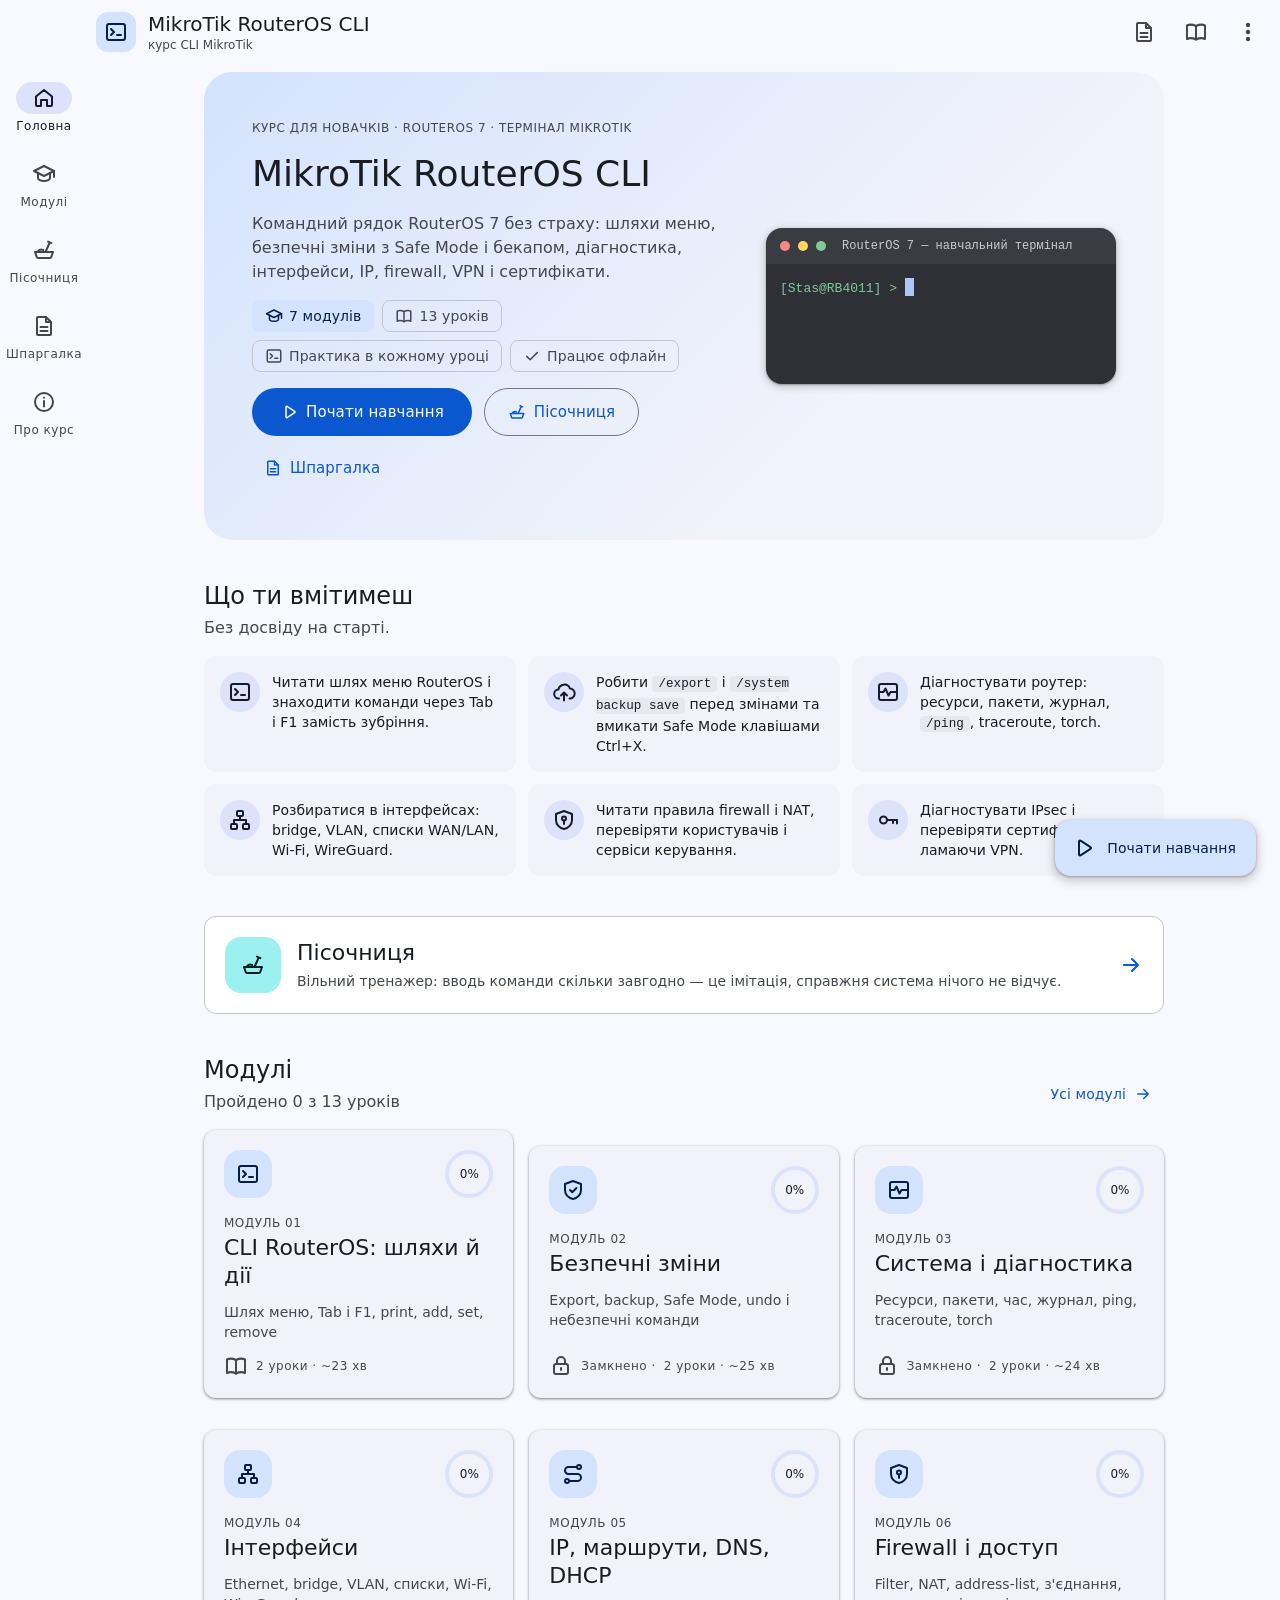
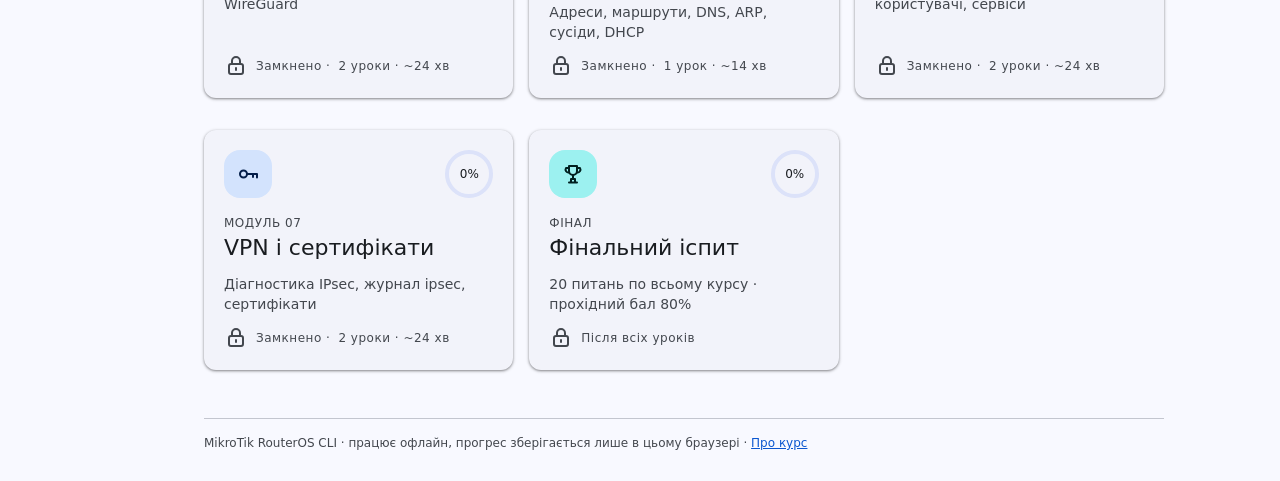
<file: index.html>
<!DOCTYPE html>
<html lang="uk">
<head>
  <meta charset="UTF-8">
  <meta name="viewport" content="width=device-width, initial-scale=1">
  <meta name="color-scheme" content="light dark">
  <meta name="theme-color" content="#F8F9FF" media="(prefers-color-scheme: light)">
  <meta name="theme-color" content="#111318" media="(prefers-color-scheme: dark)">
  <meta name="description" content="Командний рядок RouterOS 7 без страху: шляхи меню, безпечні зміни з Safe Mode і бекапом, діагностика, інтерфейси, IP, firewall, VPN і сертифікати.">
  <title>MikroTik RouterOS CLI</title>
  <link rel="icon" href="data:image/svg+xml,%3Csvg xmlns='http://www.w3.org/2000/svg' viewBox='0 0 24 24'%3E%3Crect width='24' height='24' rx='6' fill='%230B57D0'/%3E%3Cpath d='M6 8l4 4-4 4M12 16h6' stroke='%23FFFFFF' stroke-width='2' fill='none' stroke-linecap='round' stroke-linejoin='round'/%3E%3C/svg%3E">
  <link rel="stylesheet" href="engine/md3.css">
  <link rel="stylesheet" href="engine/course.css">
</head>
<body>
  <a class="skip-link" href="#main">Перейти до вмісту</a>

  <header class="top-app-bar" id="top-app-bar">
    <a class="brand" href="#/" aria-label="MikroTik RouterOS CLI — на головну">
      <span class="brand-mark" data-icon="terminal"></span>
      <span class="brand-text">
        <span class="brand-title">MikroTik RouterOS CLI</span>
        <span class="brand-sub">курс CLI MikroTik</span>
      </span>
    </a>
    <a class="icon-btn" href="#/cheatsheet" aria-label="Шпаргалка" title="Шпаргалка" data-icon="description"></a>
    <a class="icon-btn" href="#/glossary" aria-label="Словник" title="Словник" data-icon="book"></a>
    <button class="icon-btn" type="button" id="menu-button" aria-label="Налаштування" title="Налаштування" aria-haspopup="menu" aria-expanded="false" aria-controls="app-menu" data-icon="more_vert"></button>
  </header>

  <nav class="app-nav" aria-label="Основна навігація">
    <a href="#/" data-nav="home"><span class="nav-indicator" data-icon="home"></span><span>Головна</span></a>
    <a href="#/modules" data-nav="modules"><span class="nav-indicator" data-icon="school"></span><span>Модулі</span></a>
    <a href="#/sandbox" data-nav="sandbox"><span class="nav-indicator" data-icon="sandbox"></span><span>Пісочниця</span></a>
    <a href="#/cheatsheet" data-nav="cheatsheet"><span class="nav-indicator" data-icon="description"></span><span>Шпаргалка</span></a>
    <a href="#/about" data-nav="about"><span class="nav-indicator" data-icon="info"></span><span>Про курс</span></a>
  </nav>

  <main id="main" tabindex="-1">
    <div class="page"><p class="muted">Завантаження курсу…</p></div>
    <noscript><p>Для роботи курсу потрібен увімкнений JavaScript.</p></noscript>
  </main>

  <footer class="site-footer">
    <div>MikroTik RouterOS CLI · працює офлайн, прогрес зберігається лише в цьому браузері · <a href="#/about">Про курс</a></div>
  </footer>

  <div class="menu" id="app-menu" role="menu" aria-label="Налаштування" hidden>
    <button class="menu-item" type="button" role="menuitemcheckbox" id="unlock-toggle" aria-checked="false">
      <span data-icon="lock_open"></span>
      <span class="mi-text">Відкрити всі уроки<span class="mi-sub">Для тих, хто вже має досвід</span></span>
      <span class="switch" aria-hidden="true"><span class="track"></span><span class="thumb"></span></span>
    </button>
    <div class="menu-divider" role="separator"></div>
    <button class="menu-item" type="button" role="menuitem" id="reset-open">
      <span data-icon="restart"></span>
      <span class="mi-text">Скинути прогрес</span>
    </button>
    <a class="menu-item" role="menuitem" href="#/glossary">
      <span data-icon="book"></span>
      <span class="mi-text">Словник</span>
    </a>
    <a class="menu-item" role="menuitem" href="#/about">
      <span data-icon="info"></span>
      <span class="mi-text">Про курс і правила безпеки</span>
    </a>
  </div>

  <dialog class="md-dialog" id="reset-dialog" aria-labelledby="reset-title" aria-describedby="reset-desc">
    <div class="dlg-icon" data-icon="restart"></div>
    <h2 class="headline-small" id="reset-title">Скинути прогрес?</h2>
    <p id="reset-desc">Усі пройдені кроки, результати quiz та іспиту буде видалено з цього браузера. Цю дію не можна скасувати.</p>
    <div class="actions">
      <button class="btn btn-text" type="button" value="cancel" id="reset-cancel">Скасувати</button>
      <button class="btn btn-danger" type="button" id="reset-confirm">Скинути</button>
    </div>
  </dialog>

  <div class="snackbar" id="snackbar" role="status" aria-live="polite"></div>

  <script src="engine/icons.js"></script>
  <script src="course-config.js"></script>
  <!-- lessons: one <script src="lessons/mNN.js"></script> per module, then exam.js and cheatsheet.js -->
  <script src="lessons/m01.js"></script>
  <script src="lessons/m02.js"></script>
  <script src="lessons/m03.js"></script>
  <script src="lessons/m04.js"></script>
  <script src="lessons/m05.js"></script>
  <script src="lessons/m06.js"></script>
  <script src="lessons/m07.js"></script>
  <script src="lessons/exam.js"></script>
  <script src="lessons/cheatsheet.js"></script>
  <script src="engine/app.js"></script>
</body>
</html>
</file>
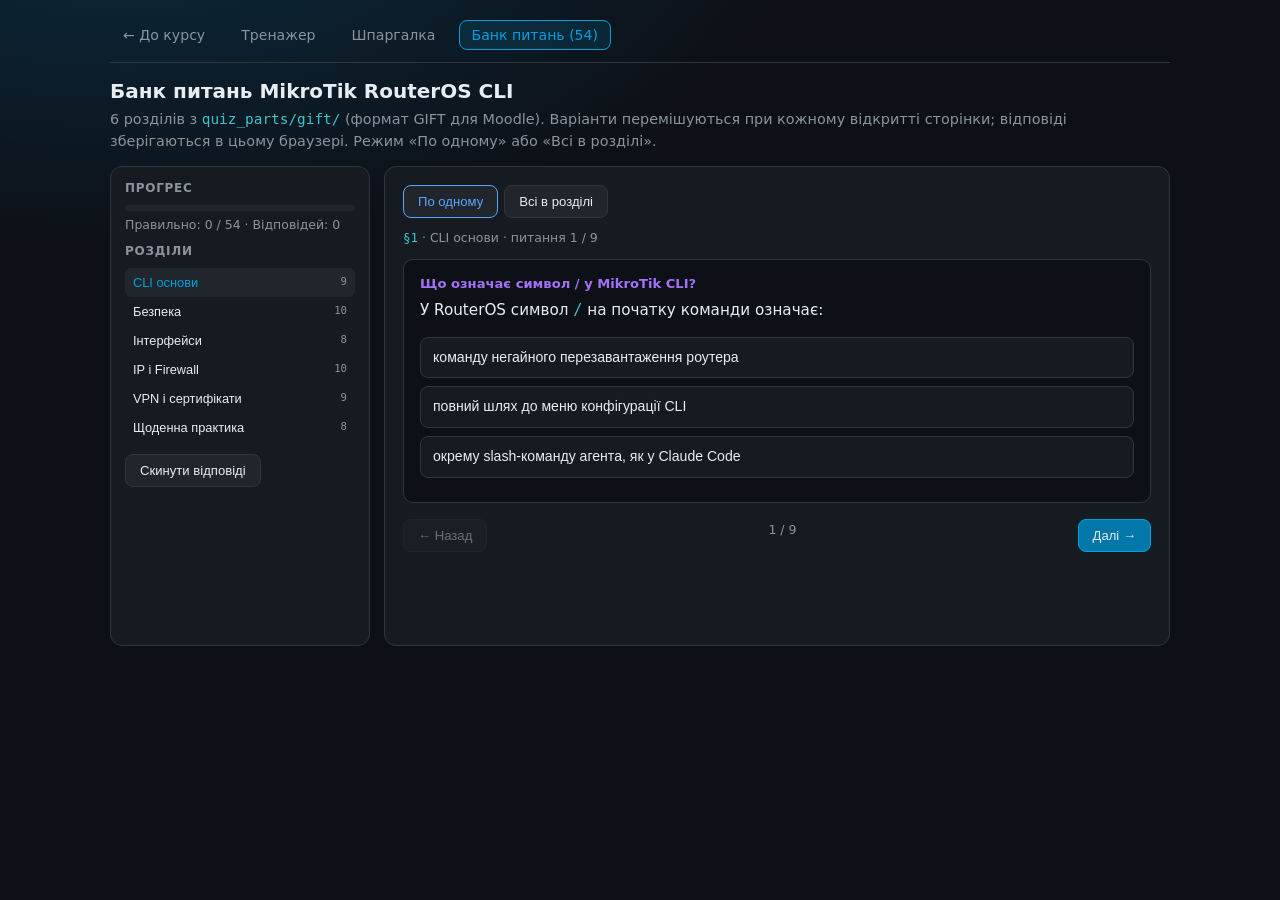
<file: quiz.html>
<!DOCTYPE html>
<html lang="uk">
<head>
  <meta charset="UTF-8" />
  <meta name="viewport" content="width=device-width, initial-scale=1.0" />
  <title>Банк питань — MikroTik RouterOS CLI</title>
  <style>
    :root {
      --bg: #0d1117; --panel: #161b22; --border: #30363d; --text: #e6edf3;
      --muted: #8b949e; --green: #3fb950; --cyan: #39c5cf; --yellow: #d29922;
      --accent: #00a0e0; --blue: #58a6ff; --purple: #a371f7; --red: #f85149;
      --font: "SF Mono", Menlo, Consolas, monospace;
    }
    * { box-sizing: border-box; }
    body {
      margin: 0; min-height: 100vh;
      background: radial-gradient(1200px 600px at 10% -10%, #0a2a3d 0%, var(--bg) 55%);
      color: var(--text); font-family: Inter, system-ui, sans-serif;
    }
    .wrap { max-width: 1100px; margin: 0 auto; padding: 20px; }
    :focus-visible { outline: 2px solid var(--cyan); outline-offset: 2px; }
    .skip-link { position: absolute; left: -9999px; top: 8px; background: var(--panel); color: var(--cyan); padding: 8px 12px; border-radius: 8px; z-index: 200; }
    .skip-link:focus { left: 8px; }
    .top-nav {
      display: flex; gap: 10px; align-items: center; margin-bottom: 16px; flex-wrap: wrap;
      padding-bottom: 12px; border-bottom: 1px solid var(--border);
    }
    .top-nav a {
      color: var(--muted); text-decoration: none; font-size: 0.88rem;
      padding: 6px 12px; border-radius: 8px; border: 1px solid transparent;
    }
    .top-nav a:hover { color: var(--text); background: #21262d; }
    .top-nav a.active {
      color: var(--accent); border-color: var(--accent);
      background: rgba(0, 160, 224, 0.12);
    }
    header h1 { font-size: 1.25rem; margin: 0 0 6px; }
    header p { margin: 0 0 14px; color: var(--muted); font-size: 0.9rem; line-height: 1.5; }
    .layout { display: grid; grid-template-columns: 260px minmax(0, 1fr); gap: 14px; }
    @media (max-width: 860px) { .layout { grid-template-columns: minmax(0, 1fr); } .sidebar { order: 2; } }
    .sidebar, .main-panel {
      background: var(--panel); border: 1px solid var(--border); border-radius: 12px; min-width: 0;
    }
    .sidebar { padding: 14px; }
    .sidebar h2 {
      font-size: 0.75rem; text-transform: uppercase; letter-spacing: 0.06em;
      color: var(--muted); margin: 0 0 10px;
    }
    .sec-list { list-style: none; padding: 0; margin: 0 0 12px; }
    .sec-btn {
      width: 100%; padding: 7px 8px; border-radius: 6px; cursor: pointer; font-size: 0.8rem;
      display: flex; justify-content: space-between; gap: 6px; background: transparent; border: 0; color: var(--text); text-align: left;
    }
    .sec-btn:hover { background: #21262d; }
    .sec-btn[aria-current="true"] { background: #21262d; color: var(--accent); }
    .sec-btn.done { color: var(--green); }
    .sec-btn small { color: var(--muted); font-family: var(--font); }
    .progress { height: 6px; background: #21262d; border-radius: 99px; overflow: hidden; margin: 10px 0 6px; }
    .progress > div {
      height: 100%; background: linear-gradient(90deg, var(--accent), var(--cyan));
      width: 0%; transition: width 0.3s;
    }
    .stats { color: var(--muted); font-size: 0.78rem; margin-bottom: 12px; }
    .main-panel { padding: 18px; min-height: 480px; }
    .q-meta { color: var(--muted); font-size: 0.78rem; margin-bottom: 14px; }
    .q-meta span { color: var(--cyan); font-family: var(--font); }
    .q-card {
      border: 1px solid var(--border); border-radius: 10px; padding: 16px;
      margin-bottom: 16px; background: #0d1117;
    }
    .q-title { color: var(--purple); font-size: 0.82rem; font-weight: 600; margin-bottom: 8px; }
    .q-text { font-size: 0.95rem; line-height: 1.55; margin-bottom: 14px; overflow-wrap: anywhere; }
    .opt {
      display: block; width: 100%; text-align: left; margin-bottom: 8px;
      padding: 10px 12px; border-radius: 8px; border: 1px solid var(--border);
      background: #161b22; color: var(--text); font-size: 0.88rem;
      cursor: pointer; line-height: 1.4; overflow-wrap: anywhere;
    }
    .opt:hover:not(:disabled) { border-color: var(--blue); background: #1c2128; }
    .opt.correct { border-color: var(--green); background: rgba(63, 185, 80, 0.12); }
    .opt.correct::after { content: " ✓"; color: var(--green); }
    .opt.wrong { border-color: var(--red); background: rgba(248, 81, 73, 0.1); }
    .opt.wrong::after { content: " ✗"; color: var(--red); }
    .opt:disabled { cursor: default; opacity: 0.95; }
    .feedback {
      margin-top: 12px; padding: 12px; border-radius: 8px;
      background: rgba(210, 153, 34, 0.1); border-left: 3px solid var(--yellow);
      color: #e6c87a; font-size: 0.86rem; line-height: 1.5; overflow-wrap: anywhere;
    }
    .feedback[hidden] { display: none; }
    .pager {
      display: flex; gap: 8px; justify-content: space-between; align-items: center;
      margin-top: 8px; flex-wrap: wrap;
    }
    .btn {
      background: #21262d; border: 1px solid var(--border); color: var(--text);
      border-radius: 8px; padding: 8px 14px; font-size: 0.82rem; cursor: pointer;
    }
    .btn:hover { background: #30363d; }
    .btn-primary { background: #0077a8; border-color: var(--accent); }
    .btn-primary:hover { background: var(--accent); color: #0d1117; }
    .btn:disabled { opacity: 0.4; cursor: not-allowed; }
    .mode-btns { display: flex; gap: 6px; margin-bottom: 12px; flex-wrap: wrap; }
    .mode-btns .btn[aria-pressed="true"] { border-color: var(--blue); color: var(--blue); }
    code { font-family: var(--font); color: var(--cyan); }
    @media (prefers-reduced-motion: reduce) { * { transition: none !important; } }
  </style>
</head>
<body>
  <a class="skip-link" href="#quizArea">Перейти до питань</a>
  <div class="wrap">
    <nav class="top-nav" aria-label="Навігація курсу">
      <a href="index.html#/">← До курсу</a>
      <a href="trainer.html">Тренажер</a>
      <a href="index.html#/cheatsheet">Шпаргалка</a>
      <a href="quiz.html" class="active" aria-current="page">Банк питань (54)</a>
    </nav>
    <header>
      <h1>Банк питань MikroTik RouterOS CLI</h1>
      <p>
        6 розділів з <code>quiz_parts/gift/</code> (формат GIFT для Moodle). Варіанти перемішуються при кожному відкритті сторінки;
        відповіді зберігаються в цьому браузері. Режим «По одному» або «Всі в розділі».
      </p>
    </header>
    <div class="layout">
      <aside class="sidebar">
        <h2>Прогрес</h2>
        <div class="progress"><div id="progressBar"></div></div>
        <div class="stats" id="progressText" aria-live="polite">0 / 0</div>
        <h2>Розділи</h2>
        <ul class="sec-list" id="secList"></ul>
        <button type="button" class="btn" id="btnReset">Скинути відповіді</button>
      </aside>
      <section class="main-panel" id="mainPanel" aria-label="Питання">
        <div class="mode-btns">
          <button type="button" class="btn" id="btnModeOne" aria-pressed="true">По одному</button>
          <button type="button" class="btn" id="btnModeAll" aria-pressed="false">Всі в розділі</button>
        </div>
        <div id="quizArea" tabindex="-1"></div>
        <div class="pager" id="pager" hidden>
          <button type="button" class="btn" id="btnPrev">← Назад</button>
          <span class="stats" id="pagerText"></span>
          <button type="button" class="btn btn-primary" id="btnNext">Далі →</button>
        </div>
      </section>
    </div>
  </div>
  <script id="quizData" type="application/json">[{"id": "01-cli-basics", "file": "01-cli-basics.txt", "timecode": "§1", "label": "CLI основи", "questions": [{"title": "Що означає символ / у MikroTik CLI?", "question": "У RouterOS символ `/` на початку команди означає:", "options": [{"text": "повний шлях до меню конфігурації CLI", "correct": true}, {"text": "окрему slash-команду агента, як у Claude Code", "correct": false}, {"text": "команду негайного перезавантаження роутера", "correct": false}], "feedback": "У MikroTik `/ip firewall filter` — це шлях до розділу, а не окрема «магічна» команда. Дії `print`, `add`, `set`, `remove` виконуються всередині цього меню."}, {"title": "Приклад повного шляху CLI", "question": "Який з варіантів є коректним повним шляхом до перегляду правил firewall filter?", "options": [{"text": "firewall filter print", "correct": false}, {"text": "/ip firewall filter print", "correct": true}, {"text": "/ip/firewall-filter/show", "correct": false}], "feedback": "Повний шлях завжди починається з `/` і повторює ієрархію меню RouterOS: `/ip firewall filter`, потім дія `print`."}, {"title": "Дії всередині меню", "question": "Що робить команда `print` у будь-якому розділі RouterOS CLI?", "options": [{"text": "додає новий об'єкт у конфігурацію", "correct": false}, {"text": "видаляє об'єкт за номером", "correct": false}, {"text": "показує список об'єктів у поточному меню", "correct": true}], "feedback": "`print` — базова дія для читання. Вона безпечна і не змінює конфігурацію. Для деталей використовуйте `print detail`."}, {"title": "print проти add", "question": "Яка пара «дія → наслідок» описана правильно?", "options": [{"text": "`print` — перегляд; `add` — додавання нового об'єкта", "correct": true}, {"text": "`print` — видалення; `add` — перегляд", "correct": false}, {"text": "`print` — зміна параметрів; `add` — експорт", "correct": false}], "feedback": "`add`, `set`, `remove`, `reset` змінюють конфігурацію. `print`, `monitor`, `find`, `export` зазвичай безпечні для читання."}, {"title": "Пошук команд верхнього рівня", "question": "Як побачити доступні root-команди після введення `/`?", "options": [{"text": "ввести `help /` і натиснути Enter", "correct": false}, {"text": "натиснути Tab або F1", "correct": true}, {"text": "автоматично з'явиться список без додаткових дій", "correct": false}], "feedback": "На MikroTik після `/` або `/interface/` натискання Tab або F1 показує доступні підкоманди поточного рівня меню."}, {"title": "Пошук підкоманд у розділі", "question": "Що треба зробити, щоб побачити підкоманди в `/ip/ipsec/`?", "options": [{"text": "виконати `/ip/ipsec help`", "correct": false}, {"text": "виконати `/ip/ipsec list`", "correct": false}, {"text": "ввести `/ip/ipsec/` і натиснути Tab", "correct": true}], "feedback": "Той самий принцип, що й на root-рівні: перейдіть у меню та натисніть Tab або F1 для автодоповнення/підказок."}, {"title": "Основні root-розділи", "question": "Який root-розділ відповідає за IPv4: адреси, DHCP, DNS, firewall, NAT, routes?", "options": [{"text": "/ip", "correct": true}, {"text": "/interface", "correct": false}, {"text": "/system", "correct": false}], "feedback": "`/ip` — головний розділ для IPv4-мережі та безпеки. `/interface` — фізичні й логічні інтерфейси, `/system` — адміністрування роутера."}, {"title": "Шлях до Wi-Fi клієнтів", "question": "Яка команда показує таблицю підключених Wi-Fi клієнтів?", "options": [{"text": "/wifi clients print", "correct": false}, {"text": "/interface wifi registration-table print", "correct": true}, {"text": "/interface wireless registration print", "correct": false}], "feedback": "У RouterOS 7 Wi-Fi керується через `/interface wifi`. Для перегляду клієнтів — `registration-table print`."}, {"title": "print detail", "question": "Чим `print detail` відрізняється від звичайного `print`?", "options": [{"text": "видаляє приховані об'єкти з виводу", "correct": false}, {"text": "експортує конфігурацію у файл на диск", "correct": false}, {"text": "показує розширену детальну інформацію про об'єкти", "correct": true}], "feedback": "`print detail` — рекомендований перший крок перед змінами: більше полів, зручніше для діагностики. Не змінює конфігурацію."}]}, {"id": "02-safety", "file": "02-safety.txt", "timecode": "§2", "label": "Безпека", "questions": [{"title": "Safe Mode — призначення", "question": "Навіщо вмикати Safe Mode (Ctrl+X) перед ризиковими змінами?", "options": [{"text": "зміни відкочуються, якщо сесія CLI обривається", "correct": true}, {"text": "роутер автоматично робить backup на USB", "correct": false}, {"text": "блокує всі команди крім `print`", "correct": false}], "feedback": "Safe Mode захищає від самоблокування під час віддаленої роботи: якщо з'єднання обірветься, роутер відкотить усі зміни, зроблені після ввімкнення Safe Mode."}, {"title": "Як увімкнути Safe Mode", "question": "Як увімкнути Safe Mode у терміналі RouterOS?", "options": [{"text": "командою `/system backup save`", "correct": false}, {"text": "командою `/safe-mode` з кореневого меню або клавішами Ctrl+X (F4)", "correct": true}, {"text": "кнопкою Reset на корпусі роутера", "correct": false}], "feedback": "Safe Mode вмикають командою `/safe-mode` (пункт кореневого меню) або клавішами Ctrl+X / F4 у терміналі; у WinBox — кнопка Safe Mode. Запрошення змінюється на `<SAFE>`; повторний Ctrl+X — вийти й зберегти зміни."}, {"title": "Backup перед змінами", "question": "Яка команда зберігає backup конфігурації з ім'ям `before-change`?", "options": [{"text": "/export backup name=before-change", "correct": false}, {"text": "/file backup save before-change", "correct": false}, {"text": "/system backup save name=before-change", "correct": true}], "feedback": "`/system backup save` створює бінарний backup. Разом із `/export file=before-change` дає два рівні відновлення перед ризиковими діями."}, {"title": "Export конфігурації", "question": "Що робить `/export file=before-change`?", "options": [{"text": "експортує конфігурацію у текстовий .rsc файл на роутері", "correct": true}, {"text": "негайно перезавантажує роутер", "correct": false}, {"text": "імпортує конфігурацію з файлу", "correct": false}], "feedback": "`/export` — безпечна команда для документації та аудиту. Текстовий export зручний для перегляду, порівняння та часткового відновлення."}, {"title": "Ризик import", "question": "Чому `/import` вважають дуже небезпечною командою?", "options": [{"text": "лише читає файл без змін конфігурації", "correct": false}, {"text": "може масово застосувати зміни з файлу і відрізати доступ", "correct": true}, {"text": "працює тільки з логами, не з конфігурацією", "correct": false}], "feedback": "`/import` виконує команди зі script/export файлу. Одна помилка в файлі може зламати мережу або VPN — завжди робіть backup і вмикайте Safe Mode (Ctrl+X)."}, {"title": "Безпечні команди читання", "question": "Які команди зазвичай безпечні для перегляду без зміни конфігурації?", "options": [{"text": "`add`, `set`, `remove`, `import`", "correct": false}, {"text": "`reset`, `disable`, `enable`, `import`", "correct": false}, {"text": "`print`, `monitor`, `find`, `export`", "correct": true}], "feedback": "Команди читання не змінюють стан. Команди `add`, `set`, `remove`, `reset`, `import` — змінюють конфігурацію і потребують обережності."}, {"title": "Небезпечні команди", "question": "Перед якими діями особливо важливі backup і Safe Mode?", "options": [{"text": "`remove`, `reset`, `set`, `disable`, `enable`, `import`", "correct": true}, {"text": "`print`, `monitor`, `find`", "correct": false}, {"text": "`comment`, `export`, `reset-counters`", "correct": false}], "feedback": "`remove` і `reset` можуть миттєво зламати доступ. `disable` на WAN/VPN/Wi-Fi також ризиковий. Спочатку `print detail`, потім backup/export."}, {"title": "Рекомендований порядок роботи", "question": "Який порядок дій рекомендований перед зміною конфігурації?", "options": [{"text": "одразу `import`, потім `reset`, потім перевірка", "correct": false}, {"text": "спочатку `print detail`, потім `export`, потім Safe Mode (Ctrl+X), потім одна зміна", "correct": true}, {"text": "20 команд пакетом, потім `print`", "correct": false}], "feedback": "Не виконуйте пакет змін віддалено. RouterOS виконає все — навіть якщо це відріже вам доступ. Одна зміна → перевірка → наступна."}, {"title": "Undo і Redo", "question": "Що робить `/undo` у RouterOS CLI?", "options": [{"text": "видаляє всі firewall правила", "correct": false}, {"text": "вимикає Safe Mode", "correct": false}, {"text": "скасовує останню зміну, якщо це можливо", "correct": true}], "feedback": "`/undo` і `/redo` допомагають відкотити/повторити останню операцію, але не замінюють повноцінний backup перед серйозними змінами."}, {"title": "Команди, яких краще уникати без плану", "question": "Яку команду з переліку краще не запускати без чіткого плану і backup?", "options": [{"text": "/system reset-configuration", "correct": true}, {"text": "/system resource print", "correct": false}, {"text": "/log print", "correct": false}], "feedback": "`/system reset-configuration` скидає конфігурацію. Так само небезпечні без плану: `/import`, `/ip firewall filter remove`, `/user remove`, `/certificate remove`."}]}, {"id": "03-interface", "file": "03-interface.txt", "timecode": "§3", "label": "Інтерфейси", "questions": [{"title": "Bridge — призначення", "question": "Для чого використовують `/interface bridge`?", "options": [{"text": "шифрування всього трафіку на роутері", "correct": false}, {"text": "об'єднання портів у L2 bridge/switching (LAN bridge, VLAN bridge)", "correct": true}, {"text": "налаштування DNS-сервера для LAN", "correct": false}], "feedback": "Bridge поєднує фізичні інтерфейси в один логічний L2-домен. Типовий сценарій — LAN bridge з кількох ethernet-портів."}, {"title": "Wi-Fi інтерфейси", "question": "Де в RouterOS 7 налаштовують Wi-Fi (SSID, radio, security)?", "options": [{"text": "/ip wifi", "correct": false}, {"text": "/wireless package", "correct": false}, {"text": "/interface wifi", "correct": true}], "feedback": "У новому стилі RouterOS 7 Wi-Fi керується через `/interface wifi`. Для клієнтів: `/interface wifi registration-table print`."}, {"title": "WireGuard", "question": "Що налаштовується в `/interface wireguard`?", "options": [{"text": "сучасний VPN: інтерфейси WireGuard і peers", "correct": true}, {"text": "тільки PPPoE-підключення до провайдера", "correct": false}, {"text": "сертифікати Let's Encrypt", "correct": false}], "feedback": "WireGuard — сучасний VPN для remote access і site-to-site. Peers дивіться: `/interface wireguard peers print`."}, {"title": "VLAN", "question": "Навіщо створюють `/interface vlan`?", "options": [{"text": "збільшення швидкості CPU роутера", "correct": false}, {"text": "сегментація мережі, trunk/access VLAN", "correct": true}, {"text": "автоматичний backup конфігурації", "correct": false}], "feedback": "VLAN дозволяє логічно розділити мережу на окремі broadcast-домени поверх одного фізичного порту."}, {"title": "Ризик disable", "question": "Чому `disable` на інтерфейсі — високоризикова дія?", "options": [{"text": "лише скидає лічильники трафіку", "correct": false}, {"text": "впливає тільки на відображення в `print`", "correct": false}, {"text": "може миттєво відрізати доступ по мережі (WAN, VPN, Wi-Fi, management)", "correct": true}], "feedback": "`/interface disable` або `set ... disabled=yes` вимикає порт/тунель. На віддаленому роутері це часта причина втрати доступу."}, {"title": "Interface list", "question": "Для чого використовують `/interface list`?", "options": [{"text": "групування інтерфейсів (WAN, LAN, manage) для firewall і сервісів", "correct": true}, {"text": "перегляд системних логів", "correct": false}, {"text": "створення DHCP lease", "correct": false}], "feedback": "Списки інтерфейсів спрощують правила firewall, neighbor discovery і прив'язку сервісів до WAN/LAN."}, {"title": "monitor-traffic", "question": "Яка команда показує live-трафік на інтерфейсі?", "options": [{"text": "/tool torch only ether1", "correct": false}, {"text": "/interface monitor-traffic ether1", "correct": true}, {"text": "/ip firewall connection print", "correct": false}], "feedback": "`monitor-traffic` — безпечна діагностика навантаження на конкретному інтерфейсі в реальному часі."}, {"title": "Перегляд bridge-портів", "question": "Як перевірити, які порти входять у bridge?", "options": [{"text": "/interface bridge print detail only", "correct": false}, {"text": "/ip address print", "correct": false}, {"text": "/interface bridge port print", "correct": true}], "feedback": "Список bridge-інтерфейсів — `/interface bridge print`, а прив'язані порти — `/interface bridge port print`."}]}, {"id": "04-ip-firewall", "file": "04-ip-firewall.txt", "timecode": "§4", "label": "IP і Firewall", "questions": [{"title": "Розділ /ip", "question": "Що входить у зону відповідальності `/ip` у RouterOS?", "options": [{"text": "IPv4: адреси, DHCP, DNS, firewall, NAT, routes, services, IPsec", "correct": true}, {"text": "тільки фізичні ethernet-порти", "correct": false}, {"text": "лише системні пакети та backup", "correct": false}], "feedback": "`/ip` — основний розділ для IPv4-мережі й безпеки. Окремо є `/ipv6` для IPv6-середовищ."}, {"title": "Firewall filter", "question": "Де переглядають правила фільтрації трафіку?", "options": [{"text": "/interface firewall print", "correct": false}, {"text": "/ip firewall filter print", "correct": true}, {"text": "/system firewall print", "correct": false}], "feedback": "Filter rules обробляють forward/input/output трафік. Базова діагностика: `/ip firewall filter print detail`."}, {"title": "Порядок правил firewall", "question": "Як RouterOS обробляє правила у `/ip firewall filter`?", "options": [{"text": "випадковим чином для балансування", "correct": false}, {"text": "знизу вгору; останнє правило завжди має пріоритет", "correct": false}, {"text": "зверху вниз; перше збігле правило застосовується", "correct": true}], "feedback": "Порядок правил критичний. Команда `move` у firewall — високий ризик: можна випадково відкрити або заблокувати трафік."}, {"title": "NAT", "question": "Де налаштовують source NAT, dst-nat, masquerade?", "options": [{"text": "/ip firewall nat", "correct": true}, {"text": "/ip nat-route", "correct": false}, {"text": "/interface nat", "correct": false}], "feedback": "NAT-правила живуть у `/ip firewall nat`. Перегляд: `/ip firewall nat print detail`."}, {"title": "Address-list", "question": "Як переглянути списки адрес для firewall?", "options": [{"text": "/ip address-list print", "correct": false}, {"text": "/ip firewall address-list print", "correct": true}, {"text": "/tool address-list print", "correct": false}], "feedback": "Address-list використовують у правилах filter/NAT для групування IP/мереж. Безпечний перегляд — `print`."}, {"title": "Активні з'єднання", "question": "Яка команда показує поточні firewall/NAT з'єднання?", "options": [{"text": "/ip connection monitor", "correct": false}, {"text": "/tool connection print", "correct": false}, {"text": "/ip firewall connection print", "correct": true}], "feedback": "`connection print` корисний для діагностики: які сесії активні, які порти, скільки трафіку."}, {"title": "IP Services", "question": "Де перевірити, які сервіси роутера слухають порти (winbox, ssh, www)?", "options": [{"text": "/ip service print", "correct": true}, {"text": "/user service print", "correct": false}, {"text": "/system service print", "correct": false}], "feedback": "`/ip service print` показує доступні сервіси управління. Зміна через `/ip service set` — ризикова без плану."}, {"title": "Користувачі роутера", "question": "Як переглянути локальних користувачів RouterOS?", "options": [{"text": "/ip user print", "correct": false}, {"text": "/user print", "correct": true}, {"text": "/system user print", "correct": false}], "feedback": "`/user` керує доступом до роутера. Також корисно: `/user group print` і `/user active print` для активних сесій."}, {"title": "Небезпечні firewall-дії", "question": "Яку дію в firewall краще не робити без backup і Safe Mode?", "options": [{"text": "/ip firewall filter print detail", "correct": false}, {"text": "/ip firewall filter reset-counters", "correct": false}, {"text": "/ip firewall filter remove", "correct": true}], "feedback": "`remove` на filter або nat може відкрити мережу або заблокувати управління. Перед змінами — `export` і Safe Mode (Ctrl+X)."}, {"title": "SSH налаштування", "question": "Де переглянути параметри SSH-сервісу на роутері?", "options": [{"text": "/ip ssh print", "correct": true}, {"text": "/interface ssh print", "correct": false}, {"text": "/tool ssh print", "correct": false}], "feedback": "SSH — частина IP-сервісів. Для загального списку сервісів: `/ip service print`; деталі SSH: `/ip ssh print`."}]}, {"id": "05-vpn-cert", "file": "05-vpn-cert.txt", "timecode": "§5", "label": "VPN і сертифікати", "questions": [{"title": "IPsec peer", "question": "Що налаштовує `/ip/ipsec peer`?", "options": [{"text": "лише Wi-Fi пароль і SSID", "correct": false}, {"text": "віддалений IPsec peer: address, exchange mode, profile", "correct": true}, {"text": "DHCP lease для VPN-клієнтів", "correct": false}], "feedback": "Peer описує віддалену сторону VPN-тунелю. Діагностика: `/ip/ipsec peer print detail`."}, {"title": "IPsec policy", "question": "Для чого потрібен `/ip/ipsec policy`?", "options": [{"text": "зберігає системні логи IPsec", "correct": false}, {"text": "створює DNS-записи для VPN", "correct": false}, {"text": "визначає, який трафік шифрувати між якими subnet/IP", "correct": true}], "feedback": "Policy-based VPN: policy задає селектори трафіку (src/dst). Неправильна policy — тунель є, але трафік не ходить."}, {"title": "installed-sa", "question": "Що показує `/ip/ipsec installed-sa print`?", "options": [{"text": "встановлені Security Associations — чи реально працює IPsec tunnel", "correct": true}, {"text": "список усіх користувачів роутера", "correct": false}, {"text": "конфігурацію DHCP-сервера", "correct": false}], "feedback": "SA підтверджують, що Phase 2/Child SA піднялись. Якщо peer active, а SA немає — проблема в policy/proposal/identity."}, {"title": "active-peers", "question": "Навіщо дивитися `/ip/ipsec active-peers print`?", "options": [{"text": "експортувати сертифікати на USB", "correct": false}, {"text": "перевірити, хто зараз підключений і чи встановився IKE", "correct": true}, {"text": "скинути лічильники ethernet-портів", "correct": false}], "feedback": "Active peers показують стан IKE-фази. Корисно разом із `installed-sa` і `/log print where topics~\"ipsec\"`."}, {"title": "IPsec identity", "question": "Що задає `/ip/ipsec identity`?", "options": [{"text": "MAC-адреси Wi-Fi клієнтів", "correct": false}, {"text": "швидкість WAN-каналу", "correct": false}, {"text": "метод автентифікації peer: PSK, certificate, policy template group", "correct": true}], "feedback": "Identity зв'язує peer з способом автентифікації. Помилка тут — типова причина failed IKE negotiation."}, {"title": "Сертифікати — перегляд", "question": "Як перевірити наявність і статус сертифікатів на роутері?", "options": [{"text": "/certificate print detail", "correct": true}, {"text": "/ip certificate print", "correct": false}, {"text": "/system certificate list", "correct": false}], "feedback": "`/certificate print detail` показує імена, термін дії, fingerprint. Фільтр: `/certificate print where name~\"vpn\"`."}, {"title": "Підпис сертифіката", "question": "Що робить `/certificate sign` на MikroTik?", "options": [{"text": "видаляє прострочений сертифікат", "correct": false}, {"text": "підписує сертифікат локальним CA на самому роутері", "correct": true}, {"text": "імпортує CRL з інтернету", "correct": false}], "feedback": "MikroTik може виступати CA і підписувати server/client certificates. Також є `sign-certificate-request` для зовнішніх CSR."}, {"title": "Ризик export-certificate", "question": "Чому `/certificate export-certificate` потребує особливої обережності?", "options": [{"text": "працює лише з системними логами", "correct": false}, {"text": "автоматично вимикає всі VPN", "correct": false}, {"text": "може експортувати приватний ключ — це секрет, не просто файл", "correct": true}], "feedback": "Експорт з приватним ключем — критичний секрет. Зберігайте з passphrase і не передавайте незахищеним каналом."}, {"title": "Небезпечні IPsec-зміни", "question": "Яка зміна може «покласти» VPN і відрізати remote access?", "options": [{"text": "/ip/ipsec policy remove", "correct": true}, {"text": "/ip/ipsec statistics print", "correct": false}, {"text": "/ip/ipsec active-peers print", "correct": false}], "feedback": "`policy remove`, `peer remove`, `identity remove`, `profile set`, `proposal set` — високий ризик. Перед змінами: Safe Mode (Ctrl+X), backup, export."}]}, {"id": "06-daily-practice", "file": "06-daily-practice.txt", "timecode": "§6", "label": "Щоденна практика", "questions": [{"title": "Стан роутера", "question": "Яка команда показує завантаження CPU, пам'ять і uptime?", "options": [{"text": "/tool resource print", "correct": false}, {"text": "/system resource print", "correct": true}, {"text": "/ip resource print", "correct": false}], "feedback": "`/system resource print` — перша команда щоденної діагностики. Також корисні: `/system package print`, `/system clock print`."}, {"title": "Список інтерфейсів", "question": "Як швидко перевірити всі інтерфейси та їхній стан?", "options": [{"text": "/ip interface print", "correct": false}, {"text": "/system interface print", "correct": false}, {"text": "/interface print", "correct": true}], "feedback": "Базовий огляд — `/interface print`; деталі — `/interface print detail`. Для bridge: `/interface bridge port print`."}, {"title": "IP-адреси", "question": "Де переглянути призначені IPv4-адреси на інтерфейсах?", "options": [{"text": "/ip address print", "correct": true}, {"text": "/interface address print", "correct": false}, {"text": "/ip dhcp print", "correct": false}], "feedback": "`/ip address print` показує, які адреси на яких інтерфейсах. Маршрути — `/ip route print`."}, {"title": "Маршрути", "question": "Яка команда показує таблицю маршрутизації IPv4?", "options": [{"text": "/routing table print", "correct": false}, {"text": "/ip route print", "correct": true}, {"text": "/ip forward print", "correct": false}], "feedback": "`/ip route print` — щоденна перевірка default route, статичних і динамічних маршрутів."}, {"title": "Ping з роутера", "question": "Як з роутера надіслати рівно 4 ping-запити до 8.8.8.8?", "options": [{"text": "/ping 8.8.8.8 -c 4", "correct": false}, {"text": "/tool traceroute 8.8.8.8", "correct": false}, {"text": "/ping 8.8.8.8 count=4", "correct": true}], "feedback": "`count=` задає кількість запитів; без нього ping триває до Ctrl+C. Та сама команда є як `/tool ping`. `-c 4` — синтаксис Linux/macOS, не RouterOS; traceroute показує шлях, а не пінгує."}, {"title": "Логи в реальному часі", "question": "Як стежити за новими записами лога без повторного запуску команди?", "options": [{"text": "/log print follow", "correct": true}, {"text": "/log monitor live", "correct": false}, {"text": "/tool log follow", "correct": false}], "feedback": "`follow` показує нові записи в реальному часі. Фільтр: `/log print where topics~\"firewall\"` або `topics~\"ipsec\"`."}, {"title": "Активні користувачі", "question": "Як побачити, хто зараз підключений до роутера?", "options": [{"text": "/ip user session print", "correct": false}, {"text": "/user active print", "correct": true}, {"text": "/system login print", "correct": false}], "feedback": "`/user active print` — активні CLI/Winbox/API сесії. Разом із `/ip service print` для аудиту доступу."}, {"title": "Firewall у щоденній роботі", "question": "Який набір команд типовий для щоденної перевірки firewall?", "options": [{"text": "/system reset-configuration та /import", "correct": false}, {"text": "/interface disable на всіх портах", "correct": false}, {"text": "/ip firewall filter print та /ip firewall nat print", "correct": true}], "feedback": "Щоденна практика: filter, nat, address-list, connection print. Зміни — лише після `print detail`, export і Safe Mode (Ctrl+X)."}]}]</script>
  <script>
    const SECTIONS = JSON.parse(document.getElementById("quizData").textContent);
    const STORAGE_KEY = "cli-mikrotik-v1-quizbank";
    const state = {
      sectionIdx: 0,
      qIdx: 0,
      mode: "one",
      picked: {},   // qKey -> індекс обраного варіанта в даних (не на екрані)
      order: {}     // qKey -> порядок показу варіантів (перемішується раз на відкриття сторінки)
    };

    function esc(s) {
      return String(s).replace(/&/g, "&amp;").replace(/</g, "&lt;").replace(/>/g, "&gt;").replace(/"/g, "&quot;");
    }
    function fmt(s) { return esc(s).replace(/`([^`]+)`/g, "<code>$1</code>"); }
    function qKey(si, qi) { return SECTIONS[si].id + ":" + qi; }
    function isCorrect(si, qi) { const k = qKey(si, qi); return k in state.picked && !!SECTIONS[si].questions[qi].options[state.picked[k]]?.correct; }
    function shuffled(n) {
      const a = Array.from({ length: n }, (_, i) => i);
      for (let i = a.length - 1; i > 0; i--) { const j = Math.floor(Math.random() * (i + 1)); [a[i], a[j]] = [a[j], a[i]]; }
      return a;
    }
    function save() {
      try { localStorage.setItem(STORAGE_KEY, JSON.stringify({ v: 1, picked: state.picked })); } catch (e) { /* сховище недоступне */ }
    }
    function load() {
      try {
        const d = JSON.parse(localStorage.getItem(STORAGE_KEY) || "null");
        if (d && d.picked && typeof d.picked === "object") {
          SECTIONS.forEach((s, si) => s.questions.forEach((q, qi) => {
            const k = qKey(si, qi), v = d.picked[k];
            if (Number.isInteger(v) && v >= 0 && v < q.options.length) state.picked[k] = v;
          }));
        }
      } catch (e) { /* немає збережених відповідей */ }
    }

    function updateProgress() {
      let total = 0, ans = 0, ok = 0;
      SECTIONS.forEach((s, si) => s.questions.forEach((_, qi) => {
        total++;
        if (qKey(si, qi) in state.picked) ans++;
        if (isCorrect(si, qi)) ok++;
      }));
      document.getElementById("progressBar").style.width = total ? (ok / total * 100) + "%" : "0%";
      document.getElementById("progressText").textContent = `Правильно: ${ok} / ${total} · Відповідей: ${ans}`;
      document.querySelectorAll("#secList .sec-btn").forEach((b, i) => {
        const qs = SECTIONS[i].questions;
        const done = qs.length > 0 && qs.every((_, qi) => isCorrect(i, qi));
        b.classList.toggle("done", done);
      });
    }

    function buildSidebar() {
      const ul = document.getElementById("secList");
      ul.innerHTML = SECTIONS.map((s, i) =>
        `<li><button type="button" class="sec-btn" data-i="${i}" aria-current="${i === state.sectionIdx}">
          <span>${esc(s.label)}</span><small>${s.questions.length}</small>
        </button></li>`
      ).join("");
      ul.querySelectorAll(".sec-btn").forEach(b => {
        b.addEventListener("click", () => {
          state.sectionIdx = +b.dataset.i;
          state.qIdx = 0;
          buildSidebar();
          render();
          document.getElementById("quizArea").focus();
        });
      });
    }

    // Стан картки завжди будується зі state.picked — повернення до відповіданого питання показує його відповідь.
    function renderQuestionCard(q, si, qi, container) {
      const k = qKey(si, qi);
      if (!state.order[k]) state.order[k] = shuffled(q.options.length);
      const answered = k in state.picked;
      const card = document.createElement("div");
      card.className = "q-card";
      card.innerHTML = `
        <div class="q-title">${esc(q.title)}</div>
        <div class="q-text">${fmt(q.question)}</div>
        <div class="opts" role="group" aria-label="Варіанти відповіді">${state.order[k].map(oi => {
          let cls = "opt";
          if (answered) {
            if (q.options[oi].correct) cls += " correct";
            else if (state.picked[k] === oi) cls += " wrong";
          }
          return `<button type="button" class="${cls}" data-oi="${oi}"${answered ? " disabled" : ""}>${fmt(q.options[oi].text)}</button>`;
        }).join("")}</div>
        <div class="feedback" aria-live="polite"${answered ? "" : " hidden"}>${answered ? (isCorrect(si, qi) ? "✓ Правильно. " : "✗ Ні. ") : ""}${fmt(q.feedback)}</div>
      `;
      card.querySelectorAll(".opt").forEach(btn => {
        btn.addEventListener("click", () => {
          if (k in state.picked) return;
          state.picked[k] = +btn.dataset.oi;
          save();
          const next = document.createElement("div");
          renderQuestionCard(q, si, qi, next);
          card.replaceWith(next.firstElementChild);
          updateProgress();
        });
      });
      container.appendChild(card);
    }

    function render() {
      const sec = SECTIONS[state.sectionIdx];
      const qs = sec.questions;
      const area = document.getElementById("quizArea");
      const pager = document.getElementById("pager");
      area.innerHTML = "";
      if (!qs.length) {
        area.innerHTML = "<p class='stats'>Немає питань у цьому розділі.</p>";
        pager.hidden = true;
        return;
      }
      const wrap = document.createElement("div");
      if (state.mode === "all") {
        pager.hidden = true;
        area.innerHTML = `<div class="q-meta"><span>${esc(sec.timecode)}</span> · ${esc(sec.label)} · ${qs.length} питань</div>`;
        qs.forEach((q, qi) => renderQuestionCard(q, state.sectionIdx, qi, wrap));
      } else {
        pager.hidden = false;
        state.qIdx = Math.min(state.qIdx, qs.length - 1);
        area.innerHTML = `<div class="q-meta"><span>${esc(sec.timecode)}</span> · ${esc(sec.label)} · питання ${state.qIdx + 1} / ${qs.length}</div>`;
        renderQuestionCard(qs[state.qIdx], state.sectionIdx, state.qIdx, wrap);
        document.getElementById("pagerText").textContent = `${state.qIdx + 1} / ${qs.length}`;
        document.getElementById("btnPrev").disabled = state.qIdx === 0;
        document.getElementById("btnNext").disabled = state.qIdx >= qs.length - 1;
      }
      area.appendChild(wrap);
      updateProgress();
    }

    function setMode(m) {
      state.mode = m;
      document.getElementById("btnModeOne").setAttribute("aria-pressed", String(m === "one"));
      document.getElementById("btnModeAll").setAttribute("aria-pressed", String(m === "all"));
      render();
    }
    document.getElementById("btnPrev").addEventListener("click", () => { if (state.qIdx > 0) { state.qIdx--; render(); } });
    document.getElementById("btnNext").addEventListener("click", () => {
      if (state.qIdx < SECTIONS[state.sectionIdx].questions.length - 1) { state.qIdx++; render(); }
    });
    document.getElementById("btnModeOne").addEventListener("click", () => setMode("one"));
    document.getElementById("btnModeAll").addEventListener("click", () => setMode("all"));
    document.getElementById("btnReset").addEventListener("click", () => {
      if (!confirm("Скинути всі відповіді банку питань?")) return;
      state.picked = {}; state.order = {};
      save(); render();
    });

    load();
    buildSidebar();
    render();
  </script>
</body>
</html>
</file>
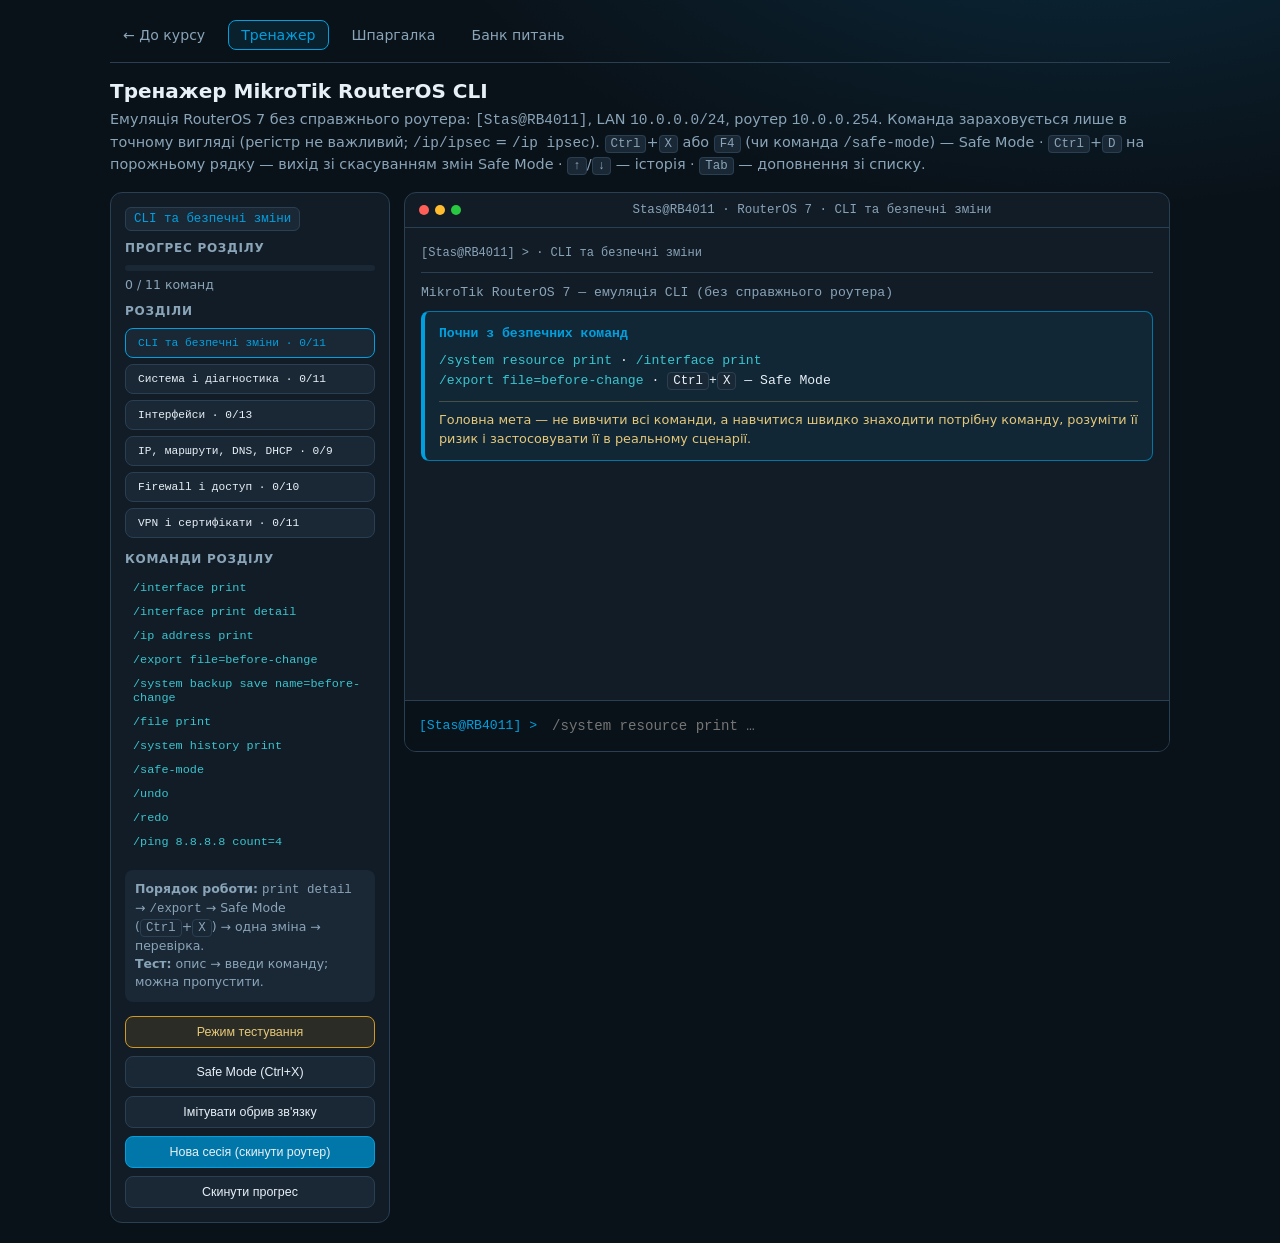
<file: trainer.html>
<!DOCTYPE html>
<html lang="uk">
<head>
  <meta charset="UTF-8" />
  <meta name="viewport" content="width=device-width, initial-scale=1.0" />
  <title>Тренажер MikroTik RouterOS CLI</title>
  <style>
    :root {
      --bg: #0a1219; --panel: #121c26; --border: #2a3f52; --text: #e8f0f7;
      --muted: #8aa4b8; --green: #3fb950; --cyan: #39c5cf; --yellow: #d29922;
      --accent: #00a0e0; --blue: #58a6ff; --purple: #a371f7; --red: #f85149;
      --prompt: #00a0e0;
      --font: "SF Mono", Menlo, Consolas, monospace;
    }
    * { box-sizing: border-box; }
    body {
      margin: 0; min-height: 100vh;
      background: radial-gradient(1200px 600px at 85% -10%, #0a2a3d 0%, var(--bg) 55%);
      color: var(--text); font-family: Inter, system-ui, sans-serif;
    }
    .wrap { max-width: 1100px; margin: 0 auto; padding: 20px; }
    .top-nav {
      display: flex; gap: 10px; align-items: center; margin-bottom: 16px; flex-wrap: wrap;
      padding-bottom: 12px; border-bottom: 1px solid var(--border);
    }
    .top-nav a {
      color: var(--muted); text-decoration: none; font-size: 0.88rem;
      padding: 6px 12px; border-radius: 8px; border: 1px solid transparent;
    }
    .top-nav a:hover { color: var(--text); background: #1a2836; }
    .top-nav a.active { color: var(--accent); border-color: var(--accent); background: rgba(0,160,224,0.1); }
    body.embed .top-nav, body.embed header { display: none; }
    body.embed .wrap { padding: 12px; }
    :focus-visible { outline: 2px solid var(--cyan); outline-offset: 2px; }
    .visually-hidden { position: absolute !important; width: 1px; height: 1px; padding: 0; margin: -1px; overflow: hidden; clip: rect(0 0 0 0); white-space: nowrap; border: 0; }
    .skip-link { position: absolute; left: -9999px; top: 8px; background: var(--panel); color: var(--cyan); padding: 8px 12px; border-radius: 8px; z-index: 200; }
    .skip-link:focus { left: 8px; }
    header { margin-bottom: 16px; }
    header h1 { font-size: 1.25rem; margin: 0 0 6px; font-weight: 600; }
    header p { margin: 0; color: var(--muted); font-size: 0.9rem; line-height: 1.5; }
    .layout { display: grid; grid-template-columns: 280px minmax(0, 1fr); gap: 14px; }
    @media (max-width: 860px) { .layout { grid-template-columns: minmax(0, 1fr); } .sidebar { order: 2; } }
    .sidebar, .terminal-wrap {
      background: var(--panel); border: 1px solid var(--border); border-radius: 12px; overflow: hidden; min-width: 0;
    }
    .sidebar { padding: 14px; font-size: 0.82rem; }
    .sidebar h2 {
      font-size: 0.75rem; text-transform: uppercase; letter-spacing: 0.06em;
      color: var(--muted); margin: 0 0 10px;
    }
    .cmd-list { list-style: none; padding: 0; margin: 0 0 16px; max-height: 300px; overflow-y: auto; }
    .cmd-list li { margin: 0; }
    .cmd-btn {
      display: block; width: 100%; text-align: left; background: transparent; border: 0; color: var(--text);
      padding: 5px 8px; border-radius: 6px; cursor: pointer; font-family: var(--font); font-size: 0.74rem;
    }
    .cmd-btn:hover { background: #1a2836; }
    .cmd-list code { color: var(--cyan); word-break: break-all; }
    .cmd-list li.done .cmd-btn code { color: var(--green); }
    .cmd-list li.done .cmd-btn::after { content: " ✓"; color: var(--green); }
    .progress { height: 6px; background: #1a2836; border-radius: 99px; overflow: hidden; margin-bottom: 6px; }
    .progress > div { height: 100%; background: linear-gradient(90deg, var(--accent), var(--cyan)); width: 0%; transition: width 0.3s; }
    .stats { color: var(--muted); font-size: 0.78rem; margin-bottom: 12px; }
    .hint-box { background: #1a2836; border-radius: 8px; padding: 10px; color: var(--muted); line-height: 1.45; font-size: 0.78rem; }
    .module-badge {
      display: inline-block; background: #1a2836; border: 1px solid var(--border);
      border-radius: 6px; padding: 4px 8px; font-size: 0.78rem; color: var(--accent);
      margin-bottom: 10px; font-family: var(--font);
    }
    .module-nav { display: flex; flex-direction: column; gap: 6px; margin-bottom: 14px; }
    .module-nav button { text-align: left; font-family: var(--font); font-size: 0.7rem; }
    .module-nav button.active { border-color: var(--accent); color: var(--accent); }
    .terminal-wrap { display: flex; flex-direction: column; height: 560px; }
    .term-bar {
      display: flex; align-items: center; gap: 8px; padding: 10px 14px;
      border-bottom: 1px solid var(--border); font-size: 0.78rem; color: var(--muted);
    }
    .dots { display: flex; gap: 6px; }
    .dots span { width: 10px; height: 10px; border-radius: 50%; }
    .dots span:nth-child(1) { background: #ff5f57; }
    .dots span:nth-child(2) { background: #febc2e; }
    .dots span:nth-child(3) { background: #28c840; }
    .term-title { flex: 1; text-align: center; font-family: var(--font); overflow: hidden; text-overflow: ellipsis; white-space: nowrap; }
    .safe-badge { font-family: var(--font); font-size: 0.72rem; color: var(--yellow); border: 1px solid var(--yellow); border-radius: 6px; padding: 1px 6px; }
    .output {
      flex: 1; display: flex; flex-direction: column; padding: 16px;
      min-height: 0; overflow: hidden; font-family: var(--font); font-size: 0.82rem; line-height: 1.5;
    }
    .output-status {
      flex-shrink: 0; color: var(--muted); font-size: 0.75rem;
      padding-bottom: 10px; margin-bottom: 10px; border-bottom: 1px solid var(--border);
    }
    .live-panel { flex: 1; min-height: 0; overflow-y: auto; word-break: break-word; }
    .live-panel pre { margin: 0; white-space: pre; overflow-x: auto; font-family: var(--font); font-size: 0.78rem; }
    .line-user { color: var(--prompt); }
    .line-muted { color: var(--muted); }
    .line-ok { color: var(--green); }
    .line-warn { color: var(--yellow); }
    .line-err { color: var(--red); }
    .line-cmd { color: var(--cyan); }
    .line-hl { color: var(--blue); }
    .line-uk-hint {
      color: #e6c87a; font-size: 0.8rem; margin-top: 10px; padding-top: 8px;
      border-top: 1px solid rgba(230,200,122,0.25); line-height: 1.5; font-family: Inter, system-ui, sans-serif;
    }
    .result-box {
      margin: 8px 0 12px; padding: 12px 14px; border-radius: 8px; min-width: 0;
      border: 1px solid #0077a8; background: rgba(0,160,224,0.08); border-left: 4px solid var(--accent);
    }
    .result-box.warn { border-color: var(--yellow); background: rgba(210,153,34,0.1); border-left-color: var(--yellow); }
    .result-box.danger { border-color: var(--red); background: rgba(248,81,73,0.1); border-left-color: var(--red); }
    .result-box.purple { border-color: var(--purple); background: rgba(163,113,247,0.1); border-left-color: var(--purple); }
    .result-title { color: var(--accent); font-weight: 600; margin-bottom: 8px; font-size: 0.82rem; }
    .result-box.warn .result-title { color: var(--yellow); }
    .result-box.danger .result-title { color: var(--red); }
    .input-row {
      display: flex; align-items: center; gap: 8px; padding: 12px 14px;
      border-top: 1px solid var(--border); background: #0a1219;
    }
    .prompt-label { color: var(--prompt); font-family: var(--font); font-size: 0.82rem; white-space: nowrap; }
    #cmdInput {
      flex: 1; min-width: 0; background: transparent; border: 1px solid transparent; border-radius: 6px;
      color: var(--text); font-family: var(--font); font-size: 0.88rem; padding: 4px 6px;
    }
    #cmdInput:focus { outline: none; border-color: var(--cyan); }
    .btn {
      background: #1a2836; border: 1px solid var(--border); color: var(--text);
      border-radius: 8px; padding: 8px 12px; cursor: pointer; font-size: 0.78rem;
    }
    .btn:hover { background: #243444; }
    .btn-primary { background: #0077a8; border-color: var(--accent); }
    .btn-test { background: rgba(210,153,34,0.12); border-color: var(--yellow); color: #e6c87a; }
    .btn-test.active { background: var(--yellow); color: #0a1219; }
    .actions { display: flex; flex-direction: column; gap: 8px; margin-top: 14px; }
    .test-question { color: #e6c87a; line-height: 1.6; margin-bottom: 10px; font-family: Inter, system-ui, sans-serif; }
    kbd { background: #1a2836; border: 1px solid var(--border); border-radius: 4px; padding: 1px 5px; font-family: var(--font); font-size: 0.78rem; }
    @media (prefers-reduced-motion: reduce) { * { transition: none !important; animation: none !important; } }
  </style>
</head>
<body>
  <a class="skip-link" href="#cmdInput">Перейти до поля вводу</a>
  <div class="wrap">
    <nav class="top-nav" aria-label="Навігація курсу">
      <a href="index.html#/">← До курсу</a>
      <a href="trainer.html" class="active" aria-current="page">Тренажер</a>
      <a href="index.html#/cheatsheet">Шпаргалка</a>
      <a href="quiz.html">Банк питань</a>
    </nav>
    <header>
      <h1>Тренажер MikroTik RouterOS CLI</h1>
      <p>
        Емуляція RouterOS 7 без справжнього роутера: <code>[Stas@RB4011]</code>, LAN <code>10.0.0.0/24</code>, роутер <code>10.0.0.254</code>.
        Команда зараховується лише в точному вигляді (регістр не важливий; <code>/ip/ipsec</code> = <code>/ip ipsec</code>).
        <kbd>Ctrl</kbd>+<kbd>X</kbd> або <kbd>F4</kbd> (чи команда <code>/safe-mode</code>) — Safe Mode · <kbd>Ctrl</kbd>+<kbd>D</kbd> на порожньому рядку — вихід зі скасуванням змін Safe Mode · <kbd>↑</kbd>/<kbd>↓</kbd> — історія · <kbd>Tab</kbd> — доповнення зі списку.
      </p>
    </header>
    <div class="layout">
      <aside class="sidebar">
        <div class="module-badge" id="moduleBadge">CLI та безпечні зміни</div>
        <h2>Прогрес розділу</h2>
        <div class="progress"><div id="progressBar"></div></div>
        <div class="stats" id="progressText">0 / 0</div>
        <h2>Розділи</h2>
        <div class="module-nav" id="moduleNav"></div>
        <h2>Команди розділу</h2>
        <ul class="cmd-list" id="cmdChecklist"></ul>
        <div class="hint-box">
          <strong>Порядок роботи:</strong> <code>print detail</code> → <code>/export</code> → Safe Mode (<kbd>Ctrl</kbd>+<kbd>X</kbd>) → одна зміна → перевірка.<br>
          <strong>Тест:</strong> опис → введи команду; можна пропустити.
        </div>
        <div class="actions">
          <button class="btn btn-test" id="btnTest" type="button" aria-pressed="false">Режим тестування</button>
          <button class="btn btn-test" id="btnSkip" type="button" hidden>Пропустити</button>
          <button class="btn" id="btnSafe" type="button" aria-pressed="false">Safe Mode (Ctrl+X)</button>
          <button class="btn" id="btnDrop" type="button" title="Що буде, якщо зв'язок з роутером обірветься">Імітувати обрив зв'язку</button>
          <button class="btn btn-primary" id="btnReset" type="button">Нова сесія (скинути роутер)</button>
          <button class="btn" id="btnResetProgress" type="button">Скинути прогрес</button>
        </div>
      </aside>
      <section class="terminal-wrap">
        <div class="term-bar">
          <div class="dots"><span></span><span></span><span></span></div>
          <div class="term-title" id="termTitle">Stas@RB4011 · RouterOS 7</div>
          <span class="safe-badge" id="safeBadge" hidden>SAFE</span>
        </div>
        <div class="output" id="output" role="log" aria-live="polite" aria-label="Вивід терміналу">
          <div class="output-status" id="outputStatus">[Stas@RB4011] &gt;</div>
          <div class="live-panel" id="livePanel"></div>
        </div>
        <form class="input-row" id="cmdForm" autocomplete="off">
          <span class="prompt-label" id="promptLabel">[Stas@RB4011] &gt;</span>
          <label class="visually-hidden" for="cmdInput">Команда RouterOS</label>
          <input id="cmdInput" type="text" spellcheck="false" autocapitalize="off" autocorrect="off" autocomplete="off" placeholder="/system resource print …" />
        </form>
      </section>
    </div>
  </div>
  <script>
"use strict";
const STORAGE_KEY = "cli-mikrotik-v1-trainer";

/* ---------- розділи й чеклісти ---------- */
const MODULE_LIST = [
  { id: "basics", title: "CLI та безпечні зміни", intro: "Шляхи меню, print, export і backup перед змінами, історія змін, undo/redo, ping.", commands: [
    ["/interface print", "Список усіх інтерфейсів коротко: ім'я, тип, MTU, прапорці стану."],
    ["/interface print detail", "Усі властивості кожного інтерфейсу (формат property=value) — перший крок перед змінами."],
    ["/ip address print", "IPv4-адреси на інтерфейсах роутера."],
    ["/export file=before-change", "Зберегти текстовий експорт конфігурації у файл before-change.rsc на роутері."],
    ["/system backup save name=before-change", "Зберегти бінарний бекап before-change.backup для відновлення на цьому ж роутері."],
    ["/file print", "Файли на роутері: бекапи, експорти, скрипти."],
    ["/system history print", "Історія змін конфігурації (що можна скасувати через /undo)."],
    ["/safe-mode", "Увімкнути Safe Mode командою з кореневого меню (як Ctrl+X / F4). Вийти й зберегти — Ctrl+X; у тренажері повторна команда теж перемикає."],
    ["/undo", "Скасувати останню зміну конфігурації."],
    ["/redo", "Повернути зміну, скасовану через /undo."],
    ["/ping 8.8.8.8 count=4", "Надіслати рівно 4 ping-запити до 8.8.8.8 з самого роутера."]
  ] },
  { id: "system", title: "Система і діагностика", intro: "Ресурси, плата, пакети, час, ім'я, логи, traceroute, torch, profile.", commands: [
    ["/system resource print", "CPU, пам'ять, uptime і версія RouterOS."],
    ["/system routerboard print", "Модель плати, серійний номер і версія RouterBOOT (прошивки завантажувача)."],
    ["/system package print", "Встановлені пакети: основний routeros і опційні (напр. wifi-qcom-ac, container)."],
    ["/system clock print", "Дата, час і часовий пояс роутера."],
    ["/system identity print", "Ім'я роутера (identity), яке видно в запрошенні."],
    ["/log print", "Системний журнал."],
    ["/log print follow", "Журнал наживо: нові записи з'являються без повторного запуску."],
    ["/log print where topics~\"firewall\"", "Лише записи журналу, в темах яких є firewall."],
    ["/tool traceroute 8.8.8.8", "Шлях пакетів від роутера до 8.8.8.8 вузол за вузлом."],
    ["/tool torch interface=ether1", "Живий перегляд трафіку на ether1: хто з ким і скільки."],
    ["/tool profile", "Що завантажує процесор роутера."]
  ] },
  { id: "interface", title: "Інтерфейси", intro: "Ethernet, bridge, VLAN, списки інтерфейсів, Wi‑Fi, WireGuard, вимкнення порту.", commands: [
    ["/interface ethernet print", "Лише фізичні Ethernet-порти."],
    ["/interface bridge print", "Bridge-інтерфейси (програмні «комутатори» роутера)."],
    ["/interface bridge port print", "Які порти входять у bridge."],
    ["/interface vlan print", "VLAN-інтерфейси: ID і батьківський інтерфейс."],
    ["/interface list print", "Списки інтерфейсів (WAN, LAN), на які посилається firewall."],
    ["/interface list member print", "Які інтерфейси входять у списки WAN і LAN."],
    ["/interface wifi registration-table print", "Wi‑Fi клієнти, підключені зараз (пакет wifi, RouterOS 7)."],
    ["/interface wireguard print", "WireGuard-інтерфейси: порт і публічний ключ."],
    ["/interface wireguard peers print", "Піри WireGuard: хто може підключатися і з якими адресами."],
    ["/interface monitor-traffic ether1", "Швидкість трафіку на ether1 наживо."],
    ["/interface print where disabled=yes", "Лише вимкнені інтерфейси."],
    ["/interface disable ether5", "Вимкнути порт ether5 (зміна конфігурації!)."],
    ["/interface enable ether5", "Увімкнути порт ether5 назад."]
  ] },
  { id: "ip", title: "IP, маршрути, DNS, DHCP", intro: "Адреси, маршрути, DNS, ARP, сусіди, DHCP; перші зміни через add і set.", commands: [
    ["/ip route print", "Таблиця маршрутів IPv4."],
    ["/ip route print where dst-address=0.0.0.0/0", "Лише маршрут за замовчуванням (default route)."],
    ["/ip dns print", "Налаштування DNS роутера: сервери, кеш, чи відповідає клієнтам LAN."],
    ["/ip arp print", "ARP-таблиця: яка IP-адреса за якою MAC-адресою."],
    ["/ip neighbor print", "Сусідні пристрої, знайдені протоколами виявлення MNDP/CDP/LLDP."],
    ["/ip dhcp-client print", "DHCP-клієнт на WAN: яку адресу видав провайдер."],
    ["/ip dhcp-server lease print", "Хто з LAN отримав адресу від DHCP-сервера роутера."],
    ["/ip address add address=10.0.1.1/24 interface=ether5", "Додати адресу 10.0.1.1/24 на порт ether5 (нова лабораторна мережа)."],
    ["/ip dns set servers=1.1.1.1,8.8.8.8", "Задати DNS-сервери роутера 1.1.1.1 і 8.8.8.8."]
  ] },
  { id: "firewall", title: "Firewall і доступ", intro: "Правила filter і NAT, списки адрес, з'єднання, користувачі, сервіси керування.", commands: [
    ["/ip firewall filter print", "Правила фільтрації трафіку в порядку перевірки."],
    ["/ip firewall filter print detail", "Правила фільтрації з усіма властивостями."],
    ["/ip firewall nat print", "Правила NAT (masquerade, dst-nat)."],
    ["/ip firewall address-list print", "Списки адрес, на які посилаються правила."],
    ["/ip firewall connection print", "Активні з'єднання (connection tracking)."],
    ["/user print", "Локальні користувачі RouterOS."],
    ["/user group print", "Групи користувачів і їхні права (read, write, full)."],
    ["/user active print", "Хто зараз підключений до роутера і як (ssh, winbox)."],
    ["/ip service print", "Сервіси керування (ssh, winbox, www, api): порти й дозволені адреси."],
    ["/ip ssh print", "Налаштування SSH-сервера роутера."]
  ] },
  { id: "vpn", title: "VPN і сертифікати", intro: "Діагностика IPsec (peers, SA, policy), журнал ipsec, сертифікати.", commands: [
    ["/ip ipsec active-peers print", "IPsec-піри, з якими зараз встановлено IKE-з'єднання."],
    ["/ip ipsec installed-sa print", "Встановлені Security Associations — чи справді шифрується трафік."],
    ["/ip ipsec peer print", "Налаштовані IPsec-піри: адреса й профіль."],
    ["/ip ipsec policy print", "IPsec-політики: трафік між якими мережами шифрувати."],
    ["/ip ipsec identity print", "Як пір автентифікується: сертифікат чи спільний ключ."],
    ["/ip ipsec statistics print", "Лічильники помилок IPsec."],
    ["/log print where topics~\"ipsec\"", "Лише записи журналу про IPsec."],
    ["/certificate print", "Сертифікати на роутері з прапорцями (K — є приватний ключ, T — довірений)."],
    ["/certificate print detail", "Усі поля сертифікатів: строк дії, відбиток."],
    ["/certificate print where name~\"vpn\"", "Лише сертифікати, в імені яких є vpn."],
    ["/certificate export", "Експорт налаштувань меню /certificate (самі сертифікати й ключі сюди не потрапляють)."]
  ] }
];

// Явні еквіваленти (приймаються і в чеклісті, і в тесті). Шлях через "/" чи пробіл і регістр нормалізуються окремо.
const ALIASES = {
  "/ping 8.8.8.8 count=4": ["/ping address=8.8.8.8 count=4", "/ping count=4 8.8.8.8", "/tool ping 8.8.8.8 count=4", "/tool ping address=8.8.8.8 count=4"],
  "/tool traceroute 8.8.8.8": ["/tool traceroute address=8.8.8.8"],
  "/tool torch interface=ether1": ["/tool torch ether1"],
  "/interface monitor-traffic ether1": ["/interface monitor-traffic interface=ether1"],
  "/interface disable ether5": ["/interface disable numbers=ether5", "/interface set ether5 disabled=yes"],
  "/interface enable ether5": ["/interface enable numbers=ether5", "/interface set ether5 disabled=no"],
  "/export file=before-change": ["/export file=before-change.rsc"],
  "/system backup save name=before-change": ["/system backup save name=before-change.backup"],
  "/log print where topics~\"firewall\"": ["/log print where topics~firewall"],
  "/log print where topics~\"ipsec\"": ["/log print where topics~ipsec"],
  "/certificate print where name~\"vpn\"": ["/certificate print where name~vpn"],
  "/ip dns set servers=1.1.1.1,8.8.8.8": ["/ip dns set servers=\"1.1.1.1,8.8.8.8\""],
  "/ip address add address=10.0.1.1/24 interface=ether5": ["/ip address add interface=ether5 address=10.0.1.1/24"]
};

const UK_HINTS = {};
const MODULES = {};
MODULE_LIST.forEach(m => {
  MODULES[m.id] = { id: m.id, title: m.title, intro: m.intro, commands: m.commands.map(c => c[0]) };
  m.commands.forEach(c => { if (!UK_HINTS[c[0]]) UK_HINTS[c[0]] = c[1]; });
});

/* ---------- строгий матчинг ---------- */
function tokenize(s) { return String(s).match(/[^\s"]*"[^"]*"[^\s"]*|\S+/g) || []; }
function normalizeCommand(s) {
  return String(s || "").replace(/[“”„«»]/g, "\"").replace(/[‘’ʼ]/g, "'").replace(/\s+/g, " ").trim().toLowerCase();
}
// RouterOS 7: слова шляху можна розділяти пробілом або "/" (/ip/ipsec = /ip ipsec); на корені початковий "/" необов'язковий.
function canonical(s) {
  const n = normalizeCommand(s);
  if (!n) return "";
  const out = [];
  tokenize(n).forEach(t => {
    if (/[=~"\[\]]/.test(t) || /^\d/.test(t)) out.push(t);
    else t.split("/").forEach(p => { if (p) out.push(p); });
  });
  return "/" + out.join(" ");
}
function matches(input, listed) {
  const a = canonical(input);
  if (!a || a === "/") return false;
  if (a === canonical(listed)) return true;
  return (ALIASES[listed] || []).some(x => canonical(x) === a);
}
function allCommands() {
  const seen = new Set(), out = [];
  MODULE_LIST.forEach(m => m.commands.forEach(c => { if (!seen.has(c[0])) { seen.add(c[0]); out.push(c[0]); } }));
  return out;
}
// Сухий прогін: та сама emulate(), але без виводу й без змін стану (DRY перевіряється перед кожною мутацією).
let DRY = false, LAST_KIND = "ok";
function recognizes(cmd) {
  if (!String(cmd || "").trim()) return false;
  const prev = DRY; DRY = true; LAST_KIND = "ok";
  try { emulate(String(cmd).trim()); } finally { DRY = prev; }
  return LAST_KIND !== "unknown" && LAST_KIND !== "unsupported";
}
window.TRAINER = { commands: allCommands, matches: matches, recognizes: recognizes };

/* ---------- стан роутера (емуляція) ---------- */
const FILTER_DEFAULT = [
  ["defconf: accept established,related,untracked", { chain: "input", action: "accept", "connection-state": "established,related,untracked" }],
  ["defconf: drop invalid", { chain: "input", action: "drop", "connection-state": "invalid" }],
  ["defconf: accept ICMP", { chain: "input", action: "accept", protocol: "icmp" }],
  ["defconf: drop all not coming from LAN", { chain: "input", action: "drop", "in-interface-list": "!LAN" }],
  ["defconf: fasttrack", { chain: "forward", action: "fasttrack-connection", "connection-state": "established,related", "hw-offload": "yes" }],
  ["defconf: accept established,related, untracked", { chain: "forward", action: "accept", "connection-state": "established,related,untracked" }],
  ["defconf: drop invalid", { chain: "forward", action: "drop", "connection-state": "invalid" }],
  ["defconf: drop all from WAN not DSTNATed", { chain: "forward", action: "drop", "connection-state": "new", "connection-nat-state": "!dstnat", "in-interface-list": "WAN" }]
];
const ROUTER = {};
function initRouter() {
  ROUTER.identity = "RB4011";
  ROUTER.safe = false; ROUTER.safeMark = 0;
  ROUTER.dns = "1.1.1.1";
  ROUTER.ifaces = [
    { name: "ether1", type: "ether", mtu: 1500, l2: 1598, running: true, slave: false, disabled: false, comment: "WAN" },
    { name: "ether2", type: "ether", mtu: 1500, l2: 1598, running: true, slave: true, disabled: false },
    { name: "ether3", type: "ether", mtu: 1500, l2: 1598, running: true, slave: true, disabled: false },
    { name: "ether4", type: "ether", mtu: 1500, l2: 1598, running: false, slave: true, disabled: false },
    { name: "ether5", type: "ether", mtu: 1500, l2: 1598, running: true, slave: false, disabled: false, comment: "LAB" },
    { name: "bridge", type: "bridge", mtu: 1500, l2: 1598, running: true, slave: false, disabled: false, comment: "LAN" },
    { name: "vlan20-iot", type: "vlan", mtu: 1500, l2: 1594, running: true, slave: false, disabled: false },
    { name: "wifi1", type: "wifi", mtu: 1500, l2: 1560, running: true, slave: true, disabled: false },
    { name: "wg-home", type: "wg", mtu: 1420, l2: "", running: true, slave: false, disabled: true }
  ];
  ROUTER.addresses = [
    { address: "10.0.0.254/24", network: "10.0.0.0", interface: "bridge", dynamic: false, comment: "defconf" },
    { address: "198.51.100.23/24", network: "198.51.100.0", interface: "ether1", dynamic: true },
    { address: "10.0.20.1/24", network: "10.0.20.0", interface: "vlan20-iot", dynamic: false }
  ];
  ROUTER.filter = FILTER_DEFAULT.map(p => ({ comment: p[0], f: Object.assign({}, p[1]), disabled: false }));
  ROUTER.bridgePorts = [["ether2", "H"], ["ether3", "H"], ["ether4", "IH"], ["wifi1", ""]].map(p => ({ iface: p[0], flags: p[1] }));
  ROUTER.files = [
    { name: "skins", type: "directory", size: "" },
    { name: "pub", type: "directory", size: "" }
  ];
  ROUTER.changes = [
    { action: "dns changed", undo: () => { ROUTER.dns = "8.8.8.8"; }, redo: () => { ROUTER.dns = "1.1.1.1"; }, state: "U", safe: false }
  ];
}
function ifaceByName(n) { return ROUTER.ifaces.find(i => i.name === n); }
function recordChange(action, undo, redo) {
  ROUTER.changes.forEach(c => { if (c.state === "R") c.state = "gone"; });
  ROUTER.changes = ROUTER.changes.filter(c => c.state !== "gone");
  ROUTER.changes.push({ action, undo, redo, state: "U", safe: ROUTER.safe });
}

/* ---------- вивід у форматі RouterOS ---------- */
function pad(s, n, right) { s = String(s); return right ? s.padStart(n) : s.padEnd(n); }
function table(flags, cols, rows) {
  // cols: [{h, k, r}] ; rows: [{flags, comment, f:{}}]
  const widths = cols.map(c => Math.max(c.h.length, ...rows.map(r => String(r.f[c.k] ?? "").length)));
  const fw = Math.max(1, ...rows.map(r => (r.flags || "").length));
  const idw = String(Math.max(0, rows.length - 1)).length;
  const lines = [];
  if (flags) lines.push("Flags: " + flags);
  lines.push("Columns: " + cols.map(c => c.h).join(", "));
  lines.push(pad("#", idw + 1) + " " + pad("", fw) + " " + cols.map((c, i) => pad(c.h, widths[i], c.r)).join("  "));
  rows.forEach((r, ri) => {
    if (r.comment) lines.push(pad(String(r.id ?? ri), idw + 1, true) + " " + pad(r.flags || "", fw) + " ;;; " + r.comment);
    const idCol = r.comment ? pad("", idw + 1) : pad(String(r.id ?? ri), idw + 1, true);
    lines.push(idCol + " " + pad(r.comment ? "" : (r.flags || ""), fw) + " " + cols.map((c, i) => pad(r.f[c.k] ?? "", widths[i], c.r)).join("  "));
  });
  return lines.join("\n");
}
function detail(flags, rows) {
  const lines = [];
  if (flags) lines.push("Flags: " + flags);
  rows.forEach((r, ri) => {
    const head = pad(String(r.id ?? ri), 2, true) + " " + pad(r.flags || "", 3);
    const props = Object.keys(r.f).filter(k => !k.startsWith("_")).map(k => {
      const v = String(r.f[k]);
      return k + "=" + (/^[\w.:/,+!*-]+$/.test(v) && v !== "" ? v : "\"" + v + "\"");
    });
    if (r.comment) { lines.push(head + " ;;; " + r.comment); lines.push("       " + props.join(" ")); }
    else lines.push(head + " " + props.join(" "));
    lines.push("");
  });
  return lines.join("\n").trimEnd();
}
function kv(pairs) {
  const w = Math.max(...pairs.map(p => p[0].length));
  return pairs.map(p => pad(p[0], w, true) + ": " + p[1]).join("\n");
}

/* ---------- меню з print ---------- */
const MENUS = {
  "interface": () => ({ flags: "X - DISABLED; R - RUNNING; S - SLAVE", cols: [{ h: "NAME", k: "name" }, { h: "TYPE", k: "type" }, { h: "ACTUAL-MTU", k: "actual-mtu", r: 1 }, { h: "L2MTU", k: "l2mtu", r: 1 }],
    rows: ROUTER.ifaces.map(i => ({ flags: (i.disabled ? "X" : (i.running ? "R" : "")) + (i.slave ? "S" : ""), comment: i.comment,
      f: { name: i.name, type: i.type, "actual-mtu": i.mtu, "l2mtu": i.l2, _disabled: i.disabled ? "yes" : "no", _running: (i.running && !i.disabled) ? "yes" : "no", _comment: i.comment || "" } })) }),
  "interface ethernet": () => ({ flags: "X - DISABLED; R - RUNNING; S - SLAVE", cols: [{ h: "NAME", k: "name" }, { h: "MTU", k: "mtu", r: 1 }, { h: "MAC-ADDRESS", k: "mac-address" }, { h: "ARP", k: "arp" }],
    rows: ROUTER.ifaces.filter(i => i.type === "ether").map((i, n) => ({ flags: (i.disabled ? "X" : (i.running ? "R" : "")) + (i.slave ? "S" : ""), comment: i.comment,
      f: { name: i.name, mtu: i.mtu, "mac-address": "48:A9:8A:10:20:0" + (n + 1), arp: "enabled", _disabled: i.disabled ? "yes" : "no" } })) }),
  "interface bridge": () => ({ flags: "X - DISABLED; R - RUNNING", cols: [{ h: "NAME", k: "name" }, { h: "MTU", k: "mtu" }, { h: "ACTUAL-MTU", k: "actual-mtu", r: 1 }, { h: "MAC-ADDRESS", k: "mac-address" }, { h: "PROTOCOL-MODE", k: "protocol-mode" }],
    rows: [{ flags: "R", comment: "defconf", f: { name: "bridge", mtu: "auto", "actual-mtu": 1500, "mac-address": "48:A9:8A:10:20:02", "protocol-mode": "rstp", "vlan-filtering": "no" } }] }),
  "interface bridge port": () => ({ flags: "I - INACTIVE; H - HW-OFFLOAD", cols: [{ h: "INTERFACE", k: "interface" }, { h: "BRIDGE", k: "bridge" }, { h: "HW", k: "hw" }, { h: "PVID", k: "pvid", r: 1 }],
    rows: ROUTER.bridgePorts.map(p => ({ flags: p.flags, f: { interface: p.iface, bridge: "bridge", hw: p.iface.startsWith("ether") ? "yes" : "", pvid: 1 } })) }),
  "interface vlan": () => ({ flags: "X - DISABLED; R - RUNNING", cols: [{ h: "NAME", k: "name" }, { h: "MTU", k: "mtu", r: 1 }, { h: "ARP", k: "arp" }, { h: "VLAN-ID", k: "vlan-id", r: 1 }, { h: "INTERFACE", k: "interface" }],
    rows: [{ flags: "R", f: { name: "vlan20-iot", mtu: 1500, arp: "enabled", "vlan-id": 20, interface: "bridge" } }] }),
  "interface list": () => ({ flags: "* - BUILTIN", cols: [{ h: "NAME", k: "name" }, { h: "INCLUDE", k: "include" }],
    rows: [["all", "*"], ["none", "*"], ["dynamic", "*"], ["static", "*"], ["WAN", ""], ["LAN", ""]].map(p => ({ flags: p[1], comment: p[0] === "WAN" || p[0] === "LAN" ? "defconf" : "", f: { name: p[0], include: "" } })) }),
  "interface list member": () => ({ flags: "X - DISABLED; D - DYNAMIC", cols: [{ h: "LIST", k: "list" }, { h: "INTERFACE", k: "interface" }],
    rows: [{ comment: "defconf", f: { list: "LAN", interface: "bridge" } }, { comment: "defconf", f: { list: "WAN", interface: "ether1" } }] }),
  "interface wifi registration-table": () => ({ flags: "", cols: [{ h: "INTERFACE", k: "interface" }, { h: "MAC-ADDRESS", k: "mac-address" }, { h: "UPTIME", k: "uptime" }, { h: "SIGNAL", k: "signal", r: 1 }, { h: "AUTH-TYPE", k: "auth-type" }, { h: "BAND", k: "band" }],
    rows: [{ f: { interface: "wifi1", "mac-address": "3C:22:FB:10:AA:50", uptime: "2h14m3s", signal: -58, "auth-type": "wpa2-psk", band: "5ghz-ac" } },
      { f: { interface: "wifi1", "mac-address": "A4:83:E7:5C:01:42", uptime: "35m10s", signal: -67, "auth-type": "wpa2-psk", band: "5ghz-ac" } }] }),
  "interface wireguard": () => { const w = ifaceByName("wg-home"); return { flags: "X - DISABLED; R - RUNNING", cols: [{ h: "NAME", k: "name" }, { h: "MTU", k: "mtu", r: 1 }, { h: "LISTEN-PORT", k: "listen-port", r: 1 }, { h: "PUBLIC-KEY", k: "public-key" }],
    rows: [{ flags: w.disabled ? "X" : "R", f: { name: "wg-home", mtu: 1420, "listen-port": 13231, "public-key": "k8Tq…Zw4= (скорочено)" } }] }; },
  "interface wireguard peers": () => ({ flags: "X - DISABLED", cols: [{ h: "NAME", k: "name" }, { h: "INTERFACE", k: "interface" }, { h: "PUBLIC-KEY", k: "public-key" }, { h: "ALLOWED-ADDRESS", k: "allowed-address" }],
    rows: [{ f: { name: "stas-laptop", interface: "wg-home", "public-key": "Rm3p…Qe0= (скорочено)", "allowed-address": "10.0.9.2/32" } },
      { f: { name: "stas-phone", interface: "wg-home", "public-key": "u7Yc…Lk8= (скорочено)", "allowed-address": "10.0.9.3/32" } }] }),
  "ip address": () => ({ flags: "D - DYNAMIC", cols: [{ h: "ADDRESS", k: "address" }, { h: "NETWORK", k: "network" }, { h: "INTERFACE", k: "interface" }],
    rows: ROUTER.addresses.map(a => ({ flags: a.dynamic ? "D" : "", comment: a.comment, f: { address: a.address, network: a.network, interface: a.interface } })) }),
  "ip route": () => ({ flags: "D - DYNAMIC; I - INACTIVE, A - ACTIVE; c - CONNECT, s - STATIC, d - DHCP", cols: [{ h: "DST-ADDRESS", k: "dst-address" }, { h: "GATEWAY", k: "gateway" }, { h: "DISTANCE", k: "distance", r: 1 }],
    rows: [["DAd", "0.0.0.0/0", "198.51.100.1", 1]].concat(ROUTER.addresses.map(a => { const i = ifaceByName(a.interface); return [(i && !i.disabled && i.running) ? "DAc" : "DIc", a.network + "/" + a.address.split("/")[1], a.interface, 0]; }))
      .map(p => ({ flags: p[0], f: { "dst-address": p[1], gateway: p[2], distance: p[3] } })) }),
  "ip arp": () => ({ flags: "D - DYNAMIC; C - COMPLETE", cols: [{ h: "ADDRESS", k: "address" }, { h: "MAC-ADDRESS", k: "mac-address" }, { h: "INTERFACE", k: "interface" }],
    rows: [["10.0.0.42", "F0:18:98:3A:4B:42", "bridge"], ["10.0.0.50", "3C:22:FB:10:AA:50", "bridge"], ["10.0.0.2", "48:A9:8A:77:10:02", "bridge"], ["198.51.100.1", "00:1B:21:9C:00:01", "ether1"]]
      .map(p => ({ flags: "DC", f: { address: p[0], "mac-address": p[1], interface: p[2] } })) }),
  "ip neighbor": () => ({ flags: "", cols: [{ h: "INTERFACE", k: "interface" }, { h: "ADDRESS", k: "address" }, { h: "MAC-ADDRESS", k: "mac-address" }, { h: "IDENTITY", k: "identity" }, { h: "PLATFORM", k: "platform" }, { h: "VERSION", k: "version" }, { h: "DISCOVERED-BY", k: "discovered-by" }],
    rows: [{ f: { interface: "ether2,bridge", address: "10.0.0.2", "mac-address": "48:A9:8A:77:10:02", identity: "hAP-ax2", platform: "MikroTik", version: "7.24.4 (stable)", "discovered-by": "mndp,lldp" } },
      { f: { interface: "ether3,bridge", address: "10.0.0.3", "mac-address": "00:1E:58:40:10:03", identity: "office-switch", platform: "", version: "", "discovered-by": "lldp" } }] }),
  "ip dhcp-client": () => ({ flags: "X - DISABLED; I - INVALID", cols: [{ h: "INTERFACE", k: "interface" }, { h: "USE-PEER-DNS", k: "use-peer-dns" }, { h: "ADD-DEFAULT-ROUTE", k: "add-default-route" }, { h: "STATUS", k: "status" }, { h: "ADDRESS", k: "address" }],
    rows: [{ comment: "defconf", f: { interface: "ether1", "use-peer-dns": "yes", "add-default-route": "yes", status: "bound", address: "198.51.100.23/24" } }] }),
  "ip dhcp-server lease": () => ({ flags: "D - DYNAMIC", cols: [{ h: "ADDRESS", k: "address" }, { h: "MAC-ADDRESS", k: "mac-address" }, { h: "HOST-NAME", k: "host-name" }, { h: "SERVER", k: "server" }, { h: "STATUS", k: "status" }],
    rows: [["D", "10.0.0.42", "F0:18:98:3A:4B:42", "MacBook-Pro"], ["D", "10.0.0.50", "3C:22:FB:10:AA:50", "iPhone"], ["", "10.0.0.10", "00:80:77:21:10:10", "printer"]]
      .map(p => ({ flags: p[0], f: { address: p[1], "mac-address": p[2], "host-name": p[3], server: "defconf", status: "bound" } })) }),
  "ip firewall filter": () => ({ flags: "X - DISABLED, I - INVALID; D - DYNAMIC", props: true,
    rows: ROUTER.filter.map(r => ({ flags: r.disabled ? "X" : "", comment: r.comment, f: Object.assign({}, r.f, { _disabled: r.disabled ? "yes" : "no", _comment: r.comment }) })) }),
  "ip firewall nat": () => ({ flags: "X - DISABLED, I - INVALID; D - DYNAMIC", props: true,
    rows: [{ comment: "defconf: masquerade", f: { chain: "srcnat", action: "masquerade", "out-interface-list": "WAN", "ipsec-policy": "out,none" } }] }),
  "ip firewall address-list": () => ({ flags: "X - DISABLED; D - DYNAMIC", cols: [{ h: "LIST", k: "list" }, { h: "ADDRESS", k: "address" }, { h: "CREATION-TIME", k: "creation-time" }],
    rows: [["trusted", "10.0.0.42"], ["trusted", "10.0.9.0/24"], ["blocked", "203.0.113.66"]].map(p => ({ f: { list: p[0], address: p[1], "creation-time": "2026-09-01 10:12:40" } })) }),
  "ip firewall connection": () => ({ flags: "S - SEEN-REPLY; A - ASSURED; C - CONFIRMED; F - FASTTRACK; s - SRCNAT", cols: [{ h: "PROTOCOL", k: "protocol" }, { h: "SRC-ADDRESS", k: "src-address" }, { h: "DST-ADDRESS", k: "dst-address" }, { h: "TCP-STATE", k: "tcp-state" }, { h: "TIMEOUT", k: "timeout" }],
    rows: [["SAC Fs", "tcp", "10.0.0.42:51044", "140.82.121.4:443", "established", "23h59m"], ["SAC  s", "udp", "10.0.0.50:5353", "1.1.1.1:53", "", "8s"], ["SAC", "tcp", "10.0.0.42:50122", "10.0.0.254:22", "established", "23h58m"]]
      .map(p => ({ flags: p[0], f: { protocol: p[1], "src-address": p[2], "dst-address": p[3], "tcp-state": p[4], timeout: p[5] } })) }),
  "user": () => ({ flags: "X - DISABLED", cols: [{ h: "NAME", k: "name" }, { h: "GROUP", k: "group" }, { h: "ADDRESS", k: "address" }, { h: "LAST-LOGGED-IN", k: "last-logged-in" }],
    rows: [{ flags: "", f: { name: "Stas", group: "full", address: "10.0.0.0/24", "last-logged-in": "2026-09-18 13:58:02" } },
      { flags: "X", comment: "system default user", f: { name: "admin", group: "full", address: "", "last-logged-in": "" } },
      { flags: "", f: { name: "monitor", group: "read", address: "10.0.0.0/24", "last-logged-in": "" } }] }),
  "user group": () => ({ flags: "* - BUILTIN", cols: [{ h: "NAME", k: "name" }, { h: "POLICY", k: "policy" }],
    rows: [["read", "local,telnet,ssh,reboot,read,test,winbox,password,web,sniff,sensitive,api,romon,rest-api"], ["write", "local,telnet,ssh,reboot,read,write,test,winbox,password,web,sniff,sensitive,api,romon,rest-api"], ["full", "local,telnet,ssh,ftp,reboot,read,write,policy,test,winbox,password,web,sniff,sensitive,api,romon,rest-api"]]
      .map(p => ({ flags: "*", f: { name: p[0], policy: p[1] } })) }),
  "user active": () => ({ flags: "R - RADIUS", cols: [{ h: "WHEN", k: "when" }, { h: "NAME", k: "name" }, { h: "ADDRESS", k: "address" }, { h: "VIA", k: "via" }, { h: "GROUP", k: "group" }],
    rows: [{ f: { when: "2026-09-18 13:58:02", name: "Stas", address: "10.0.0.42", via: "ssh", group: "full" } }, { f: { when: "2026-09-18 09:12:40", name: "Stas", address: "10.0.0.42", via: "winbox", group: "full" } }] }),
  "ip service": () => ({ flags: "X - DISABLED, I - INVALID", cols: [{ h: "NAME", k: "name" }, { h: "PORT", k: "port", r: 1 }, { h: "ADDRESS", k: "address" }, { h: "CERTIFICATE", k: "certificate" }],
    rows: [["X", "telnet", 23, ""], ["X", "ftp", 21, ""], ["X", "www", 80, ""], ["", "ssh", 22, "10.0.0.0/24,10.0.9.0/24"], ["X", "www-ssl", 443, ""], ["X", "api", 8728, ""], ["", "winbox", 8291, "10.0.0.0/24"], ["X", "api-ssl", 8729, ""]]
      .map(p => ({ flags: p[0], f: { name: p[1], port: p[2], address: p[3], certificate: p[4], _disabled: p[0] ? "yes" : "no" } })) }),
  "ip ipsec active-peers": () => ({ flags: "R - RESPONDER, N - NATT-PEER", cols: [{ h: "ID", k: "id" }, { h: "STATE", k: "state" }, { h: "UPTIME", k: "uptime" }, { h: "PH2-TOTAL", k: "ph2-total", r: 1 }, { h: "REMOTE-ADDRESS", k: "remote-address" }],
    rows: [{ flags: "", f: { id: "office", state: "established", uptime: "2h14m", "ph2-total": 1, "remote-address": "203.0.113.10" } }] }),
  "ip ipsec installed-sa": () => ({ flags: "S - SEEN-TRAFFIC; E - ESP", cols: [{ h: "SPI", k: "spi" }, { h: "STATE", k: "state" }, { h: "SRC-ADDRESS", k: "src-address" }, { h: "DST-ADDRESS", k: "dst-address" }, { h: "AUTH-ALGORITHM", k: "auth-algorithm" }, { h: "ENC-ALGORITHM", k: "enc-algorithm" }],
    rows: [["SE", "0x9A1B2C3", "198.51.100.23", "203.0.113.10"], ["SE", "0xC4D5E6F", "203.0.113.10", "198.51.100.23"]]
      .map(p => ({ flags: p[0], f: { spi: p[1], state: "mature", "src-address": p[2], "dst-address": p[3], "auth-algorithm": "sha256", "enc-algorithm": "aes-cbc" } })) }),
  "ip ipsec peer": () => ({ flags: "X - DISABLED; D - DYNAMIC; R - RESPONDER", cols: [{ h: "NAME", k: "name" }, { h: "ADDRESS", k: "address" }, { h: "PROFILE", k: "profile" }, { h: "EXCHANGE-MODE", k: "exchange-mode" }],
    rows: [{ f: { name: "office", address: "203.0.113.10/32", profile: "default", "exchange-mode": "ike2" } }] }),
  "ip ipsec policy": () => ({ flags: "T - TEMPLATE; B - BACKUP; X - DISABLED; D - DYNAMIC; I - INVALID; A - ACTIVE; * - DEFAULT", cols: [{ h: "PEER", k: "peer" }, { h: "TUNNEL", k: "tunnel" }, { h: "SRC-ADDRESS", k: "src-address" }, { h: "DST-ADDRESS", k: "dst-address" }, { h: "ACTION", k: "action" }, { h: "PH2-COUNT", k: "ph2-count", r: 1 }],
    rows: [{ flags: "T*", f: { peer: "", tunnel: "", "src-address": "::/0", "dst-address": "::/0", action: "", "ph2-count": "" } },
      { flags: "A", f: { peer: "office", tunnel: "yes", "src-address": "10.0.0.0/24", "dst-address": "192.168.50.0/24", action: "encrypt", "ph2-count": 1 } }] }),
  "ip ipsec identity": () => ({ flags: "D - DYNAMIC; X - DISABLED", cols: [{ h: "PEER", k: "peer" }, { h: "AUTH-METHOD", k: "auth-method" }, { h: "CERTIFICATE", k: "certificate" }, { h: "REMOTE-CERTIFICATE", k: "remote-certificate" }],
    rows: [{ f: { peer: "office", "auth-method": "digital-signature", certificate: "vpn-home", "remote-certificate": "vpn-office" } }] }),
  "certificate": () => ({ flags: "K - PRIVATE-KEY; L - CRL; A - AUTHORITY; I - ISSUED; T - TRUSTED", cols: [{ h: "NAME", k: "name" }, { h: "COMMON-NAME", k: "common-name" }, { h: "DAYS-VALID", k: "days-valid", r: 1 }],
    rows: [["KLAT", "ca-home", "ca-home", 3650, "2035-09-01"], ["KIT", "vpn-home", "vpn.home.lan", 365, "2027-09-01"], ["T", "vpn-office", "vpn.office.example", 365, "2027-03-15"], ["KIT", "www-ssl", "10.0.0.254", 365, "2026-10-02"]]
      .map(p => ({ flags: p[0], f: { name: p[1], "common-name": p[2], "days-valid": p[3], "invalid-after": p[4] + " 10:00:00", fingerprint: "5f1c…a93e (скорочено)" } })) })
};
const KV_MENUS = {
  "system resource": () => [["uptime", "3d12h4m10s"], ["version", "7.24.4 (stable)"], ["free-memory", "892.4MiB"], ["total-memory", "1024.0MiB"], ["cpu", "ARMv7"], ["cpu-count", "4"], ["cpu-frequency", "1400MHz"], ["cpu-load", "4%"], ["free-hdd-space", "412.8MiB"], ["total-hdd-space", "512.0MiB"], ["architecture-name", "arm"], ["board-name", "RB4011iGS+5HacQ2HnD"], ["platform", "MikroTik"]],
  "system routerboard": () => [["routerboard", "yes"], ["model", "RB4011iGS+5HacQ2HnD"], ["serial-number", "D4E60F3A9C21"], ["firmware-type", "al2"], ["factory-firmware", "6.44.6"], ["current-firmware", "7.24.4"], ["upgrade-firmware", "7.24.4"]],
  "system clock": () => [["time", "14:05:12"], ["date", "2026-09-18"], ["time-zone-autodetect", "yes"], ["time-zone-name", "Europe/Kyiv"], ["gmt-offset", "+03:00"], ["dst-active", "yes"]],
  "system identity": () => [["name", ROUTER.identity]],
  "ip dns": () => [["servers", ROUTER.dns], ["dynamic-servers", "198.51.100.53"], ["use-doh-server", ""], ["allow-remote-requests", "yes"], ["cache-size", "2048KiB"], ["cache-used", "112KiB"]],
  "ip ssh": () => [["forwarding-enabled", "no"], ["always-allow-password-login", "no"], ["strong-crypto", "yes"], ["allow-none-crypto", "no"], ["host-key-size", "2048"], ["host-key-type", "rsa"]],
  "ip ipsec statistics": () => [["in-errors", "0"], ["in-buffer-errors", "0"], ["in-header-errors", "0"], ["in-no-states", "0"], ["in-state-protocol-errors", "0"], ["in-no-policy", "0"], ["in-policy-blocked", "0"], ["out-errors", "0"], ["out-no-states", "0"], ["out-policy-blocked", "0"]]
};
const LOG = [
  ["2026-09-18 09:12:40", "system,info,account", "user Stas logged in from 10.0.0.42 via winbox"],
  ["2026-09-18 11:40:03", "interface,info", "ether4 link down"],
  ["2026-09-18 12:15:21", "ipsec,info", "office: IKE SA established (ike2), peer 203.0.113.10"],
  ["2026-09-18 13:02:47", "firewall,info", "drop-wan input: in:ether1 out:(unknown 0), proto TCP (SYN), 203.0.113.66:51522->198.51.100.23:22, len 60"],
  ["2026-09-18 13:40:10", "dhcp,info", "defconf assigned 10.0.0.50 for 3C:22:FB:10:AA:50 iPhone"],
  ["2026-09-18 13:58:02", "system,info,account", "user Stas logged in from 10.0.0.42 via ssh"],
  ["2026-09-18 13:59:30", "system,info", "dns changed by ssh:Stas@10.0.0.42 (/ip dns set servers=1.1.1.1)"]
];
const SUBMENUS = {
  "": ["certificate", "file", "interface", "ip", "ipv6", "log", "routing", "system", "tool", "user", "export", "import", "ping", "quit", "redo", "safe-mode", "undo"],
  "ip": ["address", "arp", "dhcp-client", "dhcp-server", "dns", "firewall", "ipsec", "neighbor", "route", "service", "ssh"],
  "interface": ["bridge", "ethernet", "list", "vlan", "wifi", "wireguard", "print", "set", "enable", "disable", "monitor-traffic"],
  "system": ["backup", "clock", "history", "identity", "package", "resource", "routerboard", "reboot", "reset-configuration"],
  "tool": ["ping", "profile", "torch", "traceroute"],
  "ip firewall": ["address-list", "connection", "filter", "nat"],
  "ip ipsec": ["active-peers", "identity", "installed-sa", "peer", "policy", "profile", "proposal", "statistics"],
  "user": ["active", "group", "ssh-keys", "print"],
  "certificate": ["print", "export", "export-certificate", "import", "sign"]
};

/* ---------- стан інтерфейсу ---------- */
const state = {
  currentModule: "basics",
  history: [], histIdx: 0,
  triedByModule: Object.fromEntries(Object.keys(MODULES).map(k => [k, new Set()])),
  testMode: { active: false, queue: [], index: 0, correct: 0, wrong: 0, answered: false }
};
function saveProgress() {
  try {
    const tried = {};
    Object.keys(state.triedByModule).forEach(k => { tried[k] = [...state.triedByModule[k]]; });
    localStorage.setItem(STORAGE_KEY, JSON.stringify({ v: 1, module: state.currentModule, tried }));
  } catch (e) { /* сховище недоступне — прогрес лише в цій сесії */ }
}
function loadProgress() {
  let data = null;
  try { data = JSON.parse(localStorage.getItem(STORAGE_KEY) || "null"); } catch (e) { data = null; }
  if (!data || typeof data !== "object") return;
  if (data.tried && typeof data.tried === "object") {
    Object.keys(MODULES).forEach(k => {
      const list = Array.isArray(data.tried[k]) ? data.tried[k] : [];
      list.forEach(c => { if (MODULES[k].commands.includes(c)) state.triedByModule[k].add(c); });
    });
  }
  if (data.module && MODULES[data.module]) state.currentModule = data.module;
}

const $ = id => document.getElementById(id);
const livePanel = $("livePanel"), outputStatus = $("outputStatus"), cmdInput = $("cmdInput");
const progressBar = $("progressBar"), progressText = $("progressText"), cmdChecklist = $("cmdChecklist");
const moduleBadge = $("moduleBadge"), moduleNav = $("moduleNav"), promptLabel = $("promptLabel");
let viewChunks = [];

function esc(s) { return String(s).replace(/&/g, "&amp;").replace(/</g, "&lt;").replace(/>/g, "&gt;").replace(/"/g, "&quot;"); }
function getModule() { return MODULES[state.currentModule]; }
function getCurrentCommands() { return getModule().commands; }
function getTried() { return state.triedByModule[state.currentModule]; }
function promptText() { return `[Stas@${ROUTER.identity}] ${ROUTER.safe ? "<SAFE>" : ">"}`; }
function updatePrompt() {
  promptLabel.textContent = promptText();
  $("termTitle").textContent = `Stas@${ROUTER.identity} · RouterOS 7 · ${getModule().title}`;
  $("safeBadge").hidden = !ROUTER.safe;
  $("btnSafe").setAttribute("aria-pressed", ROUTER.safe ? "true" : "false");
  $("btnSafe").textContent = ROUTER.safe ? "Вийти з Safe Mode (Ctrl+X)" : "Safe Mode (Ctrl+X)";
}

function beginView(cmd) {
  viewChunks = [];
  if (cmd != null) viewChunks.push(`<div class="line-user">${esc(promptText())} ${esc(cmd)}</div>`);
}
function print(html) { if (DRY) return; viewChunks.push(html); }
function printResult(title, body, type = "ok", hint = null) {
  if (DRY) return;
  const cls = { warn: "result-box warn", purple: "result-box purple", danger: "result-box danger" }[type] || "result-box";
  const hintHtml = hint ? `<div class="line-uk-hint">${esc(hint)}</div>` : "";
  viewChunks.push(`<div class="${cls}"><div class="result-title">${esc(title)}</div>${body}${hintHtml}</div>`);
}
function pre(text, cls) { return `<pre class="${cls || ""}">${esc(text)}</pre>`; }
function flushView(status) {
  livePanel.innerHTML = viewChunks.join("");
  livePanel.scrollTop = 0;
  if (status) outputStatus.textContent = status;
}

/* ---------- емулятор RouterOS ---------- */
const VERBS = new Set(["print", "add", "set", "remove", "enable", "disable", "export", "monitor-traffic", "monitor", "find", "reset",
  "reset-counters", "move", "import", "save", "load", "comment", "edit", "unset", "sign", "export-certificate", "reboot", "shutdown",
  "reset-configuration", "upgrade", "uninstall", "flush", "release", "renew", "make-static"]);
const DANGER = [
  [c => /^\/system reset-configuration/.test(c), "Скидає ВСЮ конфігурацію роутера (адреси, firewall, VPN, користувачів) і перезавантажує його. Віддалено ти втратиш доступ.", "Спершу `/export file=…` і `/system backup save name=…`, забери файли на комп'ютер. Скидай лише з фізичним доступом до роутера."],
  [c => /^\/import( |$)/.test(c), "Виконує всі команди з файлу .rsc підряд — одна помилка у файлі може зламати мережу чи VPN.", "Спершу переглянь файл, зроби бекап, увімкни Safe Mode (Ctrl+X) і застосовуй зміни невеликими частинами."],
  [c => /^\/system (reboot|shutdown)/.test(c), "Перезавантаження/вимкнення обриває всі з'єднання; shutdown віддалено не скасуєш.", "Перевір, що зміни збережено й бекап є; плануй перезавантаження, коли мережею ніхто не користується."],
  [c => / remove( |$)/.test(c), "Видалення об'єкта (правила, адреси, маршруту, користувача, сертифіката) діє одразу; у firewall це може відкрити мережу або відрізати доступ.", "Спершу `print detail` і `/export`, вмикай Safe Mode (Ctrl+X); замість видалення правила можна тимчасово `disable` його."],
  [c => / move( |$)/.test(c), "Зміна порядку правил firewall змінює, який трафік пропускається — можна відкрити доступ або заблокувати керування.", "Safe Mode (Ctrl+X), `print` до і після, одна зміна за раз."],
  [c => / reset( |$)/.test(c) && !/reset-counters/.test(c), "`reset` повертає параметри меню до заводських — наслідки залежать від меню й часто ламають зв'язок.", "Спершу `/export` потрібного меню, потім точкова зміна через `set`."],
  [c => /^\/certificate export-certificate/.test(c), "Може вивантажити приватний ключ — це секрет, а не просто файл.", "Експортуй з надійною export-passphrase, передавай лише захищеним каналом і видали файл з роутера після копіювання."],
  [c => /^\/ip service (set|disable|enable)/.test(c), "Зміна сервісів керування (ssh, winbox) може відрізати тобі доступ до роутера.", "Safe Mode (Ctrl+X), перевір, через який сервіс ти зараз підключений (`/user active print`), змінюй інший."],
  [c => /^\/user (set|add|disable)/.test(c), "Зміна користувачів і прав може залишити тебе без доступу або дати зайвий доступ іншим.", "Спершу створи й перевір новий обліковий запис в окремій сесії, лише потім змінюй старий."],
  [c => /^\/ip ipsec (peer|policy|identity|profile|proposal) (disable|set)( |$)/.test(c), "Вимкнення чи зміна IPsec-піра/політики обриває тунель: віддалена мережа стане недоступною, а якщо ти керуєш роутером через цей VPN — втратиш доступ.", "Спершу `/export file=before-ipsec`, Safe Mode (Ctrl+X) і доступ до роутера не через цей тунель."],
  [c => /^\/system package (disable|uninstall|downgrade)/.test(c), "Вимкнення/видалення пакета прибирає функції (Wi‑Fi, контейнери) після перезавантаження.", "Перевір `/system package print`, зроби бекап; видаляй лише те, що точно не використовується."]
];

function parse(c) {
  const toks = c.slice(1).split(" ").filter(Boolean);
  let vi = toks.findIndex(t => VERBS.has(t));
  const path = vi < 0 ? toks : toks.slice(0, vi);
  return { toks, path: path.join(" "), verb: vi < 0 ? null : toks[vi], args: vi < 0 ? [] : toks.slice(vi + 1) };
}
function whereFilter(rows, expr) {
  const b = expr.match(/^(!)?([\w-]+)$/);
  if (b) expr = b[2] + "=" + (b[1] ? "no" : "yes");
  const m = expr.match(/^([\w-]+)(!=|=|~)"?([^"]*)"?$/);
  if (!m) return null;
  const key = m[1], op = m[2], val = m[3].toLowerCase();
  return rows.filter(r => {
    let v = r.f[key] ?? r.f["_" + key];
    if (v === undefined) return false;
    v = String(v).toLowerCase();
    if (op === "~") { try { return new RegExp(val).test(v); } catch (e) { return v.includes(val); } }
    return op === "=" ? v === val : v !== val;
  });
}
function doPrint(path, args, raw) {
  let det = false, follow = false, where = null, countOnly = false;
  for (let i = 0; i < args.length; i++) {
    const a = args[i];
    if (a === "detail") det = true;
    else if (a === "follow" || a === "follow-only") follow = true;
    else if (a === "count-only") countOnly = true;
    else if (a === "without-paging" || a === "brief") { /* ok */ }
    else if (a === "where") { where = args.slice(i + 1).join(" "); break; }
    else return { error: `expected end of command (line 1 column ${raw.toLowerCase().indexOf(a) + 1})`, bad: a };
  }
  if (path === "log") {
    let rows = LOG.map(l => ({ f: { time: l[0], topics: l[1], message: l[2] } }));
    if (where) { const fr = whereFilter(rows, where); if (!fr) return { unsupported: where }; rows = fr; }
    if (countOnly) return { text: String(rows.length) };
    let text = rows.map(r => `${r.f.time} ${r.f.topics} ${r.f.message}`).join("\n");
    if (follow) text += "\n-- [Q quit|D dump|C-z pause]";
    return { text, follow };
  }
  if (KV_MENUS[path]) {
    if (where) return { unsupported: where };
    return { text: kv(KV_MENUS[path]()) };
  }
  if (path === "file") {
    const rows = ROUTER.files.map(f => ({ f: { name: f.name, type: f.type, size: f.size, "last-modified": f.date || "2026-09-01 10:00:00" } }));
    return { text: table("", [{ h: "NAME", k: "name" }, { h: "TYPE", k: "type" }, { h: "SIZE", k: "size", r: 1 }, { h: "LAST-MODIFIED", k: "last-modified" }], rows) };
  }
  if (path === "system history") {
    const rows = ROUTER.changes.filter(ch => ch.state !== "gone").slice().reverse()
      .map(ch => ({ flags: (ch.state === "U" ? "U" : "R") + (ch.safe && ROUTER.safe ? "F" : ""), f: { action: ch.action, by: "Stas", policy: "write" } }));
    return { text: table("U - UNDOABLE, R - REDOABLE, F - FLOATING-UNDO", [{ h: "ACTION", k: "action" }, { h: "BY", k: "by" }, { h: "POLICY", k: "policy" }], rows) };
  }
  if (path === "system package") {
    const rows = [["routeros", "12.9MiB"], ["wifi-qcom-ac", "3.3MiB"]].map(p => ({ f: { name: p[0], version: "7.24.4", "build-time": "2026-08-20 09:14:22", size: p[1] } }));
    return { text: table("", [{ h: "NAME", k: "name" }, { h: "VERSION", k: "version" }, { h: "BUILD-TIME", k: "build-time" }, { h: "SIZE", k: "size", r: 1 }], rows) };
  }
  const def = MENUS[path];
  if (!def) return null;
  const d = def();
  let rows = d.rows.map((r, i) => Object.assign({ id: i }, r));
  if (where) { const fr = whereFilter(rows, where); if (!fr) return { unsupported: where }; rows = fr; }
  if (countOnly) return { text: String(rows.length) };
  if (det || d.props) {
    if (det && d.props) rows = rows.map(r => Object.assign({}, r, { f: Object.assign({}, r.f, { log: "no", "log-prefix": "" }) }));
    return { text: detail(d.flags, rows) };
  }
  return { text: table(d.flags, d.cols, rows) };
}

function unknown(raw, c, hint) {
  LAST_KIND = "unknown";
  const toks = c.slice(1).split(" ").filter(Boolean);
  const extra = ["log", "file", "system history", "system package", "system backup", "tool ping", "tool traceroute", "tool torch", "tool profile"];
  let bad = toks[toks.length - 1] || "";
  for (let i = 0; i < toks.length; i++) {
    const pathTo = toks.slice(0, i + 1).join(" "), parent = toks.slice(0, i).join(" ");
    const known = (SUBMENUS[parent] && SUBMENUS[parent].includes(toks[i])) || MENUS[pathTo] || KV_MENUS[pathTo] || SUBMENUS[pathTo] || extra.includes(pathTo) || (i > 0 && VERBS.has(toks[i]));
    if (!known) { bad = toks[i]; break; }
    if (i > 0 && VERBS.has(toks[i])) { bad = toks[i + 1] || toks[i]; break; }
  }
  const col = raw.toLowerCase().indexOf(bad) + 1;
  printResult("Невідома команда", `${pre(`bad command name ${bad} (line 1 column ${col > 0 ? col : 1})`, "line-err")}`, "warn",
    hint || "Такої команди тренажер не знає. Натисни команду в списку зліва або перевір шлях меню (на справжньому роутері допоможуть Tab і F1). Справжній RouterOS приймає й однозначні скорочення (/ip addr pr), але тренажер вимагає повні слова.");
  return false;
}

function emulate(raw) {
  const c = canonical(raw);
  const hint = UK_HINTS[allCommands().find(x => matches(raw, x))] || null;
  if (c === "/safe-mode") {
    if (DRY) return "ok";
    applySafeToggle();
    return "ok";
  }
  if (c === "/") {
    printResult("Кореневе меню (F1 / Tab на справжньому роутері)", pre(SUBMENUS[""].join("  ")), "ok", "Шлях меню пишуть через пробіл або «/»: /ip address print = /ip/address/print.");
    return "info";
  }
  for (const [test, what, safer] of DANGER) {
    if (test(c)) {
      LAST_KIND = "danger";
      printResult("Небезпечна команда — тренажер її не виконує", `<span class="line-err">${esc(what)}</span><br><span class="line-ok">Безпечніше: ${esc(safer)}</span>`, "danger");
      return false;
    }
  }
  const p = parse(c);
  const t = p.toks;

  // службові команди кореня
  if (t[0] === "export" && p.path === "") {
    const f = p.args.find(a => a.startsWith("file="));
    if (p.args.length && !f && !p.args.every(a => ["terse", "verbose", "compact", "show-sensitive"].includes(a))) return unknown(raw, c);
    if (f) {
      const name = f.slice(5).replace(/"/g, "").replace(/\.rsc$/, "") + ".rsc";
      if (DRY) return "ok";
      if (!ROUTER.files.find(x => x.name === name)) ROUTER.files.push({ name, type: ".rsc file", size: "5.1KiB", date: "2026-09-18 14:05:40" });
      printResult(raw, `<span class="line-muted">(RouterOS мовчить при успіху)</span><br><span class="line-ok">Файл ${esc(name)} з'явився в /file print</span>`, "ok", hint || "Текстовий експорт конфігурації. Паролі користувачів і ключі в нього не потрапляють.");
    } else {
      printResult(raw, pre(`# 2026-09-18 14:05:40 by RouterOS 7.24.4\n# model = RB4011iGS+5HacQ2HnD\n/interface bridge\nadd admin-mac=48:A9:8A:10:20:02 auto-mac=no comment=defconf name=bridge\n/ip address\nadd address=10.0.0.254/24 comment=defconf interface=bridge network=10.0.0.0\n/ip dns\nset allow-remote-requests=yes servers=${ROUTER.dns}\n/system identity\nset name=${ROUTER.identity}\n# … (скорочено)`), "ok", "Без file= експорт друкується на екран — зручно, щоб швидко подивитися конфігурацію.");
    }
    return "ok";
  }
  if (t[0] === "system" && t[1] === "backup" && p.verb === "save") {
    const n = p.args.find(a => a.startsWith("name="));
    const name = (n ? n.slice(5).replace(/"/g, "").replace(/\.backup$/, "") : "RB4011-20260918-1405") + ".backup";
    if (DRY) return "ok";
    if (!ROUTER.files.find(x => x.name === name)) ROUTER.files.push({ name, type: "backup", size: "48.3KiB", date: "2026-09-18 14:05:52" });
    printResult(raw, pre("Configuration backup saved"), "ok", hint || "Бінарний бекап — для відновлення на цьому ж роутері. Без password= файл не шифрується: зберігай його як секрет.");
    return "ok";
  }
  if (t[0] === "undo" || t[0] === "redo") {
    if (t.length > 1) return unknown(raw, c);
    if (DRY) return "ok";
    const isUndo = t[0] === "undo";
    const list = ROUTER.changes.filter(ch => ch.state === (isUndo ? "U" : "R"));
    const ch = isUndo ? list[list.length - 1] : list[0];
    if (!ch) {
      printResult(raw, `<span class="line-muted">${isUndo ? "Немає змін, які можна скасувати." : "Немає скасованих змін для повторення."}</span>`, "warn", "Подивись /system history print.");
      return "ok";
    }
    if (isUndo) { ch.undo(); ch.state = "R"; } else { ch.redo(); ch.state = "U"; }
    printResult(raw, `<span class="line-ok">${isUndo ? "Скасовано" : "Повторено"}: ${esc(ch.action)}</span>`, "ok", hint);
    updatePrompt();
    return "ok";
  }
  if (t[0] === "ping" || (t[0] === "tool" && t[1] === "ping")) {
    const args = t[0] === "ping" ? t.slice(1) : t.slice(2);
    let host = null, count = null;
    for (const a of args) {
      if (a.startsWith("address=")) host = a.slice(8);
      else if (a.startsWith("count=")) count = parseInt(a.slice(6), 10);
      else if (/^[\d.]+$|^[a-z0-9.-]+\.[a-z]{2,}$/.test(a) && !host) host = a;
      else return unknown(raw, c);
    }
    if (!host) return unknown(raw, c, "Кому пінгувати? Додай адресу: /ping 8.8.8.8 count=4.");
    const n = count && count > 0 ? Math.min(count, 10) : 5;
    const lines = ["  SEQ HOST                                     SIZE TTL TIME       STATUS"];
    for (let i = 0; i < n; i++) lines.push(`${pad(i, 5, true)} ${pad(host, 40)} ${pad(56, 4, true)} ${pad(117, 3, true)} ${pad("12ms" + (100 + i * 37) + "us", 10)}`);
    lines.push(`    sent=${n} received=${n} packet-loss=0% min-rtt=12ms100us avg-rtt=12ms174us max-rtt=12ms248us`);
    printResult(raw, pre(lines.join("\n")) + (count ? "" : `<span class="line-warn">Без count= справжній /ping не зупиняється сам — Ctrl+C.</span>`), "ok", hint);
    return "ok";
  }
  if (t[0] === "tool") {
    if (t[1] === "traceroute") {
      const a = t.slice(2); const host = (a[0] || "").replace("address=", "");
      if (!host || a.length > 1) return unknown(raw, c, "Приклад: /tool traceroute 8.8.8.8");
      const text = `Columns: ADDRESS, LOSS, SENT, LAST, AVG, BEST, WORST, STD-DEV\n#  ADDRESS        LOSS  SENT  LAST    AVG   BEST  WORST  STD-DEV\n1  198.51.100.1   0%       3  1.2ms   1.3   1.1   1.5    0.2\n2  203.0.113.1    0%       3  4.8ms   5.0   4.7   5.4    0.3\n3  ${pad(host, 13)}  0%       3  12.1ms  12.0  11.8  12.3   0.2`;
      printResult(raw, pre(text), "ok", hint);
      return "ok";
    }
    if (t[1] === "torch") {
      const a = t.slice(2); const ifn = (a[0] || "").replace("interface=", "");
      if (!ifn || a.length > 1) return unknown(raw, c, "Torch потребує інтерфейс: /tool torch interface=ether1");
      if (!ifaceByName(ifn)) return unknown(raw, c, `Інтерфейсу ${ifn} немає. Подивись /interface print.`);
      const text = `Columns: ETH-PROTO, PROTOCOL, SRC-ADDRESS, DST-ADDRESS, TX, RX\nETH-PROTO  PROTOCOL  SRC-ADDRESS    DST-ADDRESS    TX         RX\nipv4       tcp       198.51.100.23  140.82.121.4   48.2kbps   2.1Mbps\nipv4       udp       198.51.100.23  1.1.1.1        1.1kbps    2.4kbps\nipv4       udp       198.51.100.23  203.0.113.10   310.5kbps  280.7kbps\n-- [Q quit|D dump|C-z pause]`;
      printResult(raw, pre(text), "ok", (hint || "") + " Torch оновлюється наживо, доки не натиснеш Q або Ctrl+C.");
      return "ok";
    }
    if (t[1] === "profile" && t.length === 2) {
      printResult(raw, pre("Columns: NAME, CPU, USAGE\nNAME         CPU  USAGE\nethernet     all  0.5%\nnetworking   all  1.5%\nmanagement   all  1%\nfirewall     all  0.5%\nprofiling    all  0.5%\nidle         all  96%\ntotal        all  4%\n-- [Q quit|D dump|C-z pause]"), "ok", hint);
      return "ok";
    }
    return unknown(raw, c);
  }
  if (t[0] === "quit" && t.length === 1) {
    if (DRY) return "ok";
    const wasSafe = ROUTER.safe;
    if (wasSafe) { ROUTER.safe = false; ROUTER.changes.forEach(ch => { ch.safe = false; }); updatePrompt(); }
    printResult(raw, pre("interrupted"), "warn", (wasSafe ? "Safe Mode завершено, зміни збережено. " : "") + "На справжньому роутері сесія закрилась би. Увага: /quit не скасовує зміни Safe Mode, а Ctrl+D — скасовує. У тренажері можна продовжувати.");
    return "ok";
  }

  // зміни конфігурації, які емулятор підтримує
  // Вибір об'єктів: ім'я, номер(и) з останнього print цієї сесії або [find умова].
  const selectItems = (rows, spec, byName) => {
    const fm = spec.match(/^\[find(?: (.+))?\]$/);
    if (fm) return whereFilter(rows, fm[1] || "") || (fm[1] ? null : rows);
    const out = [];
    for (const part of spec.split(",")) {
      const item = /^\d+$/.test(part) ? rows[+part] : (byName ? rows.find(r => r.f.name === part || r.f.interface === part) : null);
      if (!item) return { missing: part };
      out.push(item);
    }
    return out;
  };
  const noSuchItem = (name, tip) => { printResult(raw, pre(`no such item (line 1 column ${raw.toLowerCase().lastIndexOf(name) + 1})`, "line-err"), "warn", tip); return false; };
  if (p.path === "interface" && (p.verb === "disable" || p.verb === "enable" || p.verb === "set")) {
    const argStr = p.args.join(" ");
    let spec, props = {};
    if (p.verb === "set") {
      spec = p.args[0] || "";
      const rest = p.args.slice(1);
      if (!spec || !rest.length) return unknown(raw, c, "Приклад: /interface set ether5 disabled=yes або comment=LAB");
      for (const a of rest) {
        const m = a.match(/^(disabled|comment)=(.*)$/);
        if (!m) return unknown(raw, c, "Тренажер підтримує в /interface set лише disabled=yes|no і comment=…");
        props[m[1]] = m[2].replace(/"/g, "");
        if (m[1] === "comment") { const rm = raw.match(/comment=(?:"([^"]*)"|(\S*))/i); if (rm) props.comment = rm[1] !== undefined ? rm[1] : rm[2]; }
      }
      if (props.disabled !== undefined && !["yes", "no"].includes(props.disabled)) { printResult(raw, pre("value of disabled must be yes or no", "line-err"), "warn"); return false; }
    } else {
      spec = argStr.replace(/^numbers=/, "");
      if (!spec) return unknown(raw, c, `Кого ${p.verb === "disable" ? "вимкнути" : "увімкнути"}? Приклад: /interface ${p.verb} ether5`);
      props.disabled = p.verb === "disable" ? "yes" : "no";
    }
    const rows = ROUTER.ifaces.map(i => ({ i, f: { name: i.name, comment: i.comment || "", _disabled: i.disabled ? "yes" : "no" } }));
    const sel = selectItems(rows, spec, true);
    if (!sel) { LAST_KIND = "unsupported"; printResult(raw, pre("(емулятор не вміє таку умову find)", "line-warn"), "warn", "Приклад: [find comment=\"LAB\"]"); return false; }
    if (sel.missing) return noSuchItem(sel.missing, "Такого інтерфейсу немає. Подивись /interface print.");
    if (!sel.length) { printResult(raw, `<span class="line-muted">(умові не відповідає жоден інтерфейс — нічого не змінено; RouterOS при цьому мовчить)</span>`, "warn"); return "ok"; }
    if (DRY) return "ok";
    const notes = [];
    sel.forEach(({ i }) => {
      const before = { disabled: i.disabled, comment: i.comment };
      const after = { disabled: props.disabled !== undefined ? props.disabled === "yes" : i.disabled, comment: props.comment !== undefined ? (props.comment || undefined) : i.comment };
      Object.assign(i, after);
      recordChange(`interface ${i.name} changed`, () => { Object.assign(i, before); }, () => { Object.assign(i, after); });
      if (after.disabled && !before.disabled && i.name === "ether1") notes.push("ether1 — це WAN: роутер щойно втратив інтернет.");
      if (after.disabled && !before.disabled && ["bridge", "ether2"].includes(i.name)) notes.push("Ти підключений через bridge/ether2 — на справжньому роутері сесія б обірвалась (self-lockout). Ось навіщо Safe Mode.");
    });
    const want = props.disabled === "yes";
    const summary = sel.map(({ i }) => `${esc(i.name)}: ${i.disabled ? "вимкнено" : "увімкнено"}${i.comment ? " ;;; " + esc(i.comment) : ""}`).join("<br>");
    printResult(raw, `<span class="line-muted">(RouterOS мовчить при успіху)</span><br><span class="${want ? "line-warn" : "line-ok"}">${summary}</span>` + notes.map(n => `<br><span class="line-err">${esc(n)}</span>`).join(""), want ? "warn" : "ok",
      hint || (ROUTER.safe ? "Safe Mode увімкнено: якщо зв'язок обірветься, ця зміна відкотиться." : "Зміна діє одразу. Перевір результат: /interface print."));
    return "ok";
  }
  if (p.path === "ip firewall filter" && (p.verb === "disable" || p.verb === "enable")) {
    const spec = p.args.join(" ").replace(/^numbers=/, "");
    if (!spec) return unknown(raw, c, "Приклад: /ip firewall filter disable [find comment=\"test\"] або номер з print");
    const rows = ROUTER.filter.map(r => ({ r, f: Object.assign({}, r.f, { comment: r.comment, _disabled: r.disabled ? "yes" : "no" }) }));
    const sel = selectItems(rows, spec, false);
    if (!sel) { LAST_KIND = "unsupported"; printResult(raw, pre("(емулятор не вміє таку умову find)", "line-warn"), "warn", "Приклад: [find comment=\"test\"]"); return false; }
    if (sel.missing) return noSuchItem(sel.missing, "Правила з таким номером немає. Номери дає останній /ip firewall filter print у твоїй сесії.");
    if (!sel.length) { printResult(raw, `<span class="line-muted">(умові не відповідає жодне правило — нічого не змінено; RouterOS при цьому мовчить)</span>`, "warn", "Перевір коментарі: /ip firewall filter print."); return "ok"; }
    if (DRY) return "ok";
    const want = p.verb === "disable";
    sel.forEach(({ r }) => {
      const before = r.disabled;
      r.disabled = want;
      recordChange(`filter rule ${want ? "disabled" : "enabled"}`, () => { r.disabled = before; }, () => { r.disabled = want; });
    });
    printResult(raw, `<span class="line-muted">(RouterOS мовчить при успіху)</span><br>` + sel.map(({ r }) => `<span class="${want ? "line-warn" : "line-ok"}">${want ? "X " : ""};;; ${esc(r.comment)}</span>`).join("<br>"), want ? "warn" : "ok",
      hint || "Вимкнене правило лишається в списку з прапорцем X — його легко ввімкнути назад (enable) або скасувати через /undo.");
    return "ok";
  }
  if (p.path === "interface bridge port" && p.verb === "add") {
    const b = p.args.find(x => x.startsWith("bridge=")), f = p.args.find(x => x.startsWith("interface="));
    if (!b || !f || p.args.length !== 2) return unknown(raw, c, "Приклад: /interface bridge port add bridge=bridge interface=ether5");
    const br = b.slice(7), ifn = f.slice(10);
    if (br !== "bridge") { printResult(raw, pre("input does not match any value of bridge", "line-err"), "warn", "Bridge на цьому роутері один — bridge."); return false; }
    const i = ifaceByName(ifn);
    if (!i || i.type === "bridge") { printResult(raw, pre("input does not match any value of interface", "line-err"), "warn", "Такого інтерфейсу немає. Подивись /interface print."); return false; }
    if (ROUTER.bridgePorts.find(x => x.iface === ifn)) { printResult(raw, pre("failure: device already added as bridge port", "line-err"), "warn", "Цей порт уже в bridge — /interface bridge port print."); return false; }
    if (DRY) return "ok";
    const rec = { iface: ifn, flags: i.running && !i.disabled ? "H" : "IH" }, slaveBefore = i.slave;
    ROUTER.bridgePorts.push(rec); i.slave = true;
    recordChange(`bridge port ${ifn} added`, () => { ROUTER.bridgePorts = ROUTER.bridgePorts.filter(x => x !== rec); i.slave = slaveBefore; }, () => { ROUTER.bridgePorts.push(rec); i.slave = true; });
    printResult(raw, `<span class="line-muted">(RouterOS мовчить при успіху)</span><br><span class="line-ok">${esc(ifn)} тепер у bridge — перевір /interface bridge port print</span>`, "ok",
      hint || "Порт став частиною LAN: DHCP-сервер і правила для списку LAN тепер діють і на нього.");
    return "ok";
  }
  if (p.path === "ip address" && p.verb === "add") {
    const a = p.args.find(x => x.startsWith("address=")), f = p.args.find(x => x.startsWith("interface="));
    if (!a || !f || p.args.length !== 2) return unknown(raw, c, "Потрібні обидва параметри: address=10.0.1.1/24 interface=ether5");
    const addr = a.slice(8), ifn = f.slice(10);
    if (!/^\d+\.\d+\.\d+\.\d+\/\d+$/.test(addr)) { printResult(raw, pre("invalid value for argument address", "line-err"), "warn", "Формат: 10.0.1.1/24"); return false; }
    if (!ifaceByName(ifn)) { printResult(raw, pre(`input does not match any value of interface`, "line-err"), "warn", "Такого інтерфейсу немає. Подивись /interface print."); return false; }
    if (DRY) return "ok";
    if (ROUTER.addresses.find(x => x.address === addr)) { printResult(raw, pre("failure: already have such address", "line-err"), "warn", "Така адреса вже є — /ip address print."); return false; }
    const oct = addr.split("/")[0].split(".").map(Number), bits = +addr.split("/")[1];
    if (bits > 32 || oct.some(o => o > 255)) { printResult(raw, pre("invalid value for argument address", "line-err"), "warn", "Формат: 10.0.1.1/24"); return false; }
    const ipn = ((oct[0] << 24) | (oct[1] << 16) | (oct[2] << 8) | oct[3]) >>> 0, mask = bits ? (0xFFFFFFFF << (32 - bits)) >>> 0 : 0, nn = (ipn & mask) >>> 0;
    const net = [nn >>> 24, (nn >>> 16) & 255, (nn >>> 8) & 255, nn & 255].join(".");
    const rec = { address: addr, network: net, interface: ifn, dynamic: false };
    ROUTER.addresses.push(rec);
    recordChange(`address ${addr} added`, () => { ROUTER.addresses = ROUTER.addresses.filter(x => x !== rec); }, () => { ROUTER.addresses.push(rec); });
    printResult(raw, `<span class="line-muted">(RouterOS мовчить при успіху)</span><br><span class="line-ok">Адреса ${esc(addr)} на ${esc(ifn)} — перевір /ip address print</span>`, "ok", hint);
    return "ok";
  }
  if (p.path === "ip dns" && p.verb === "set") {
    const s = p.args.find(x => x.startsWith("servers="));
    if (!s || p.args.length !== 1) return unknown(raw, c, "Тренажер підтримує: /ip dns set servers=1.1.1.1,8.8.8.8");
    const val = s.slice(8).replace(/"/g, "");
    if (!/^[\d.,]+$/.test(val)) { printResult(raw, pre("invalid value for argument servers", "line-err"), "warn"); return false; }
    if (DRY) return "ok";
    const before = ROUTER.dns;
    ROUTER.dns = val;
    recordChange("dns changed", () => { ROUTER.dns = before; }, () => { ROUTER.dns = val; });
    printResult(raw, `<span class="line-muted">(RouterOS мовчить при успіху)</span><br><span class="line-ok">servers: ${esc(val)} — перевір /ip dns print</span>`, "ok", hint);
    return "ok";
  }
  if (p.path === "interface" && p.verb === "monitor-traffic") {
    const ifn = (p.args[0] || "").replace("interface=", "");
    if (!ifn || p.args.length !== 1 || !ifaceByName(ifn)) return unknown(raw, c, "Приклад: /interface monitor-traffic ether1");
    printResult(raw, pre(kv([["name", ifn], ["rx-packets-per-second", "1 204"], ["rx-bits-per-second", "12.4Mbps"], ["tx-packets-per-second", "812"], ["tx-bits-per-second", "1.1Mbps"]]) + "\n-- [Q quit|D dump|C-z pause]"), "ok", hint);
    return "ok";
  }
  if (p.path === "certificate" && p.verb === "export" && !p.args.length) {
    printResult(raw, pre(`# 2026-09-18 14:07:03 by RouterOS 7.24.4\n# model = RB4011iGS+5HacQ2HnD\n/certificate settings\nset crl-download=no crl-use=no`), "ok", hint);
    return "ok";
  }
  if (p.verb === "print") {
    const r = doPrint(p.path, p.args, raw);
    if (r === null) return unknown(raw, c);
    if (r.error) { LAST_KIND = "unknown"; printResult(raw, pre(r.error, "line-err"), "warn", "Такого параметра print тренажер не знає. Підтримуються: detail, where, follow, count-only."); return false; }
    if (r.unsupported) { LAST_KIND = "unsupported"; printResult(raw, pre("(емулятор не вміє такий фільтр)", "line-warn"), "warn", "Тренажер фільтрує лише прості умови: ключ=значення, ключ!=значення, ключ~\"текст\"."); return false; }
    printResult(raw, pre(r.text || "(порожньо)"), "ok", (hint || "") + (r.follow ? " follow показує нові записи наживо; вихід — Q або Ctrl+C." : ""));
    return "ok";
  }
  if (!p.verb && (SUBMENUS[p.path] || MENUS[p.path] || KV_MENUS[p.path])) {
    const subs = SUBMENUS[p.path];
    printResult(`/${p.path}`, (subs ? pre(subs.join("  ")) : "") + `<span class="line-muted">Сама назва меню на справжньому роутері переводить у це меню (запрошення /${esc(p.path.replace(/ /g, "/"))}>). Тренажер працює лише з повними шляхами — додай дію, напр. print.</span>`, "purple");
    return "info";
  }
  if (p.verb && (MENUS[p.path] || KV_MENUS[p.path] || SUBMENUS[p.path])) {
    LAST_KIND = "unsupported";
    printResult(raw, `<span class="line-warn">Тренажер не виконує «${esc(p.verb)}» у цьому меню.</span>`, "warn", "Зміни, які підтримує емулятор: /interface disable|enable|set, /interface bridge port add, /ip address add, /ip dns set, /ip firewall filter disable|enable. Решту спершу перевір через print.");
    return false;
  }
  return unknown(raw, c);
}

/* ---------- Safe Mode ---------- */
function toggleSafe() {
  beginView(null);
  applySafeToggle();
  flushView(`${promptText()} · Safe Mode ${ROUTER.safe ? "увімкнено" : "вимкнено"}`);
}

// Shared by Ctrl+X / F4 / the button and by the /safe-mode command.
function applySafeToggle() {
  if (!ROUTER.safe) {
    ROUTER.safe = true; ROUTER.safeMark = ROUTER.changes.length;
    ROUTER.changes.forEach(ch => { ch.safe = false; });
    printResult("[Safe Mode taken]", `<span class="line-ok">Запрошення тепер ${esc(promptText())}</span>`, "ok",
      "Зміни, зроблені далі, автоматично відкотяться, якщо сесія обірветься. Ctrl+X ще раз — вийти й зберегти зміни. Історія Safe Mode тримає до 100 дій — працюй малими кроками.");
  } else {
    ROUTER.safe = false;
    ROUTER.changes.forEach(ch => { ch.safe = false; });
    printResult("Safe Mode вимкнено", `<span class="line-ok">Зміни збережено.</span>`, "ok", "Тепер обрив зв'язку їх уже не відкотить.");
  }
  updatePrompt();
}
function rollbackSafe() {
  const rolled = ROUTER.changes.filter(ch => ch.safe && ch.state === "U");
  rolled.slice().reverse().forEach(ch => { ch.undo(); ch.state = "gone"; });
  ROUTER.changes = ROUTER.changes.filter(ch => ch.state !== "gone");
  ROUTER.safe = false;
  return rolled;
}
// Ctrl+D на порожньому рядку: вихід із сесії; у Safe Mode — зі скасуванням усіх змін режиму (на відміну від /quit).
function logoutCtrlD() {
  beginView(null);
  if (ROUTER.safe) {
    const rolled = rollbackSafe();
    printResult("Ctrl+D — вихід із сесії, зміни Safe Mode скасовано", `<span class="line-ok">Скасовано змін: ${rolled.length}</span><br>${rolled.map(ch => `<span class="line-muted">↶ ${esc(ch.action)}</span>`).join("<br>")}`, "warn",
      "На справжньому роутері сесія закрилася б. /quit, на відміну від Ctrl+D, зміни Safe Mode зберігає. У тренажері можна продовжувати — ніби ти підключився знову.");
  } else {
    printResult("Ctrl+D — вихід із сесії", `<span class="line-muted">Safe Mode не був увімкнений — зміни лишаються на роутері.</span>`, "ok",
      "На справжньому роутері сесія закрилася б (Ctrl+D працює, коли рядок вводу порожній). У тренажері можна продовжувати.");
  }
  updatePrompt();
  flushView(`${promptText()} · перепідключено`);
}
function dropConnection() {
  beginView(null);
  if (ROUTER.safe) {
    const rolled = rollbackSafe();
    printResult("Зв'язок обірвався — Safe Mode спрацював", `<span class="line-ok">Відкочено змін: ${rolled.length}</span><br>${rolled.map(ch => `<span class="line-muted">↶ ${esc(ch.action)}</span>`).join("<br>")}`, "ok",
      "На справжньому роутері відкат стається після тайм-ауту TCP (до ~9 хвилин). Ти знову підключився — конфігурація як до Safe Mode.");
  } else {
    printResult("Зв'язок обірвався без Safe Mode", `<span class="line-err">Усі зміни лишилися на роутері.</span>`, "danger",
      "Якщо обрив спричинила твоя ж зміна (firewall, вимкнений порт), доступ повернеться лише через інший порт, MAC-доступ WinBox або фізичну консоль. Перед ризиковими змінами — Ctrl+X.");
  }
  updatePrompt();
  flushView(`${promptText()} · перепідключено`);
}

/* ---------- чекліст і розділи ---------- */
function updateProgress() {
  const cmds = getCurrentCommands();
  const n = cmds.filter(c => getTried().has(c)).length;
  moduleBadge.textContent = getModule().title;
  progressBar.style.width = cmds.length ? `${(n / cmds.length) * 100}%` : "0%";
  progressText.textContent = `${n} / ${cmds.length} команд` + (n === cmds.length ? " — розділ пройдено!" : "");
  cmdChecklist.querySelectorAll("button[data-cmd]").forEach(b => {
    const done = getTried().has(b.dataset.cmd);
    b.parentElement.classList.toggle("done", done);
    b.setAttribute("aria-label", b.dataset.cmd + (done ? " — виконано" : " — ще не виконано") + ". Вставити в поле вводу");
  });
  updatePrompt();
}
function updateModuleNav() {
  moduleNav.innerHTML = Object.values(MODULES).map(mod => {
    const t = mod.commands.filter(c => state.triedByModule[mod.id].has(c)).length;
    const act = mod.id === state.currentModule;
    return `<button type="button" class="btn${act ? " active" : ""}" data-module="${mod.id}" aria-pressed="${act}">${esc(mod.title)} · ${t}/${mod.commands.length}</button>`;
  }).join("");
  moduleNav.querySelectorAll("button").forEach(btn => btn.addEventListener("click", () => switchModule(btn.dataset.module)));
}
function buildChecklist() {
  cmdChecklist.innerHTML = getCurrentCommands().map(c =>
    `<li><button type="button" class="cmd-btn" data-cmd="${esc(c)}" title="${esc(UK_HINTS[c] || "")}"><code>${esc(c)}</code></button></li>`).join("");
  cmdChecklist.querySelectorAll("button[data-cmd]").forEach(b => {
    b.addEventListener("click", () => { cmdInput.value = b.dataset.cmd; cmdInput.focus(); });
  });
  updateProgress();
  updateModuleNav();
}
function switchModule(id) {
  if (!MODULES[id]) return;
  if (state.testMode.active) stopTestMode(true);
  state.currentModule = id;
  saveProgress();
  buildChecklist();
  beginView(null);
  const m = getModule();
  printResult(`Розділ: ${m.title}`, `<span class="line-muted">${esc(m.intro)}</span><br><span class="line-hl">Команд:</span> ${m.commands.length}`, "purple",
    "Клік по команді зліва вставляє її в поле — натисни Enter. Зараховується лише точна команда (або її явний еквівалент).");
  flushView(`${promptText()} · ${m.title}`);
}
function welcome() {
  beginView(null);
  print(`<div class="line-muted">MikroTik RouterOS 7 — емуляція CLI (без справжнього роутера)</div>`);
  printResult("Почни з безпечних команд", `
    <span class="line-cmd">/system resource print</span> · <span class="line-cmd">/interface print</span><br>
    <span class="line-cmd">/export file=before-change</span> · <kbd>Ctrl</kbd>+<kbd>X</kbd> — Safe Mode`, "ok",
    "Головна мета — не вивчити всі команди, а навчитися швидко знаходити потрібну команду, розуміти її ризик і застосовувати її в реальному сценарії.");
  flushView(`${promptText()} · ${getModule().title}`);
}
function execute(raw) {
  const cmd = raw.trim();
  if (!cmd) return;
  if (state.testMode.active) { handleTestAnswer(cmd); return; }
  state.history.push(cmd);
  state.histIdx = state.history.length;
  beginView(cmd);
  const listed = getCurrentCommands().find(c => matches(cmd, c));
  if (!listed) {
    const owner = MODULE_LIST.find(m => m.commands.some(c => matches(cmd, c[0])));
    if (owner && owner.id !== state.currentModule) print(`<div class="line-warn">Ця команда — з розділу «${esc(owner.title)}». Тут вона не зараховується.</div>`);
  }
  const ok = emulate(cmd);
  flushView(`${promptText()} · ${getModule().title} · ${cmd}`);
  if (ok === "ok" && listed) markTried(listed);
}
function markTried(listed) {
  getTried().add(listed);
  saveProgress();
  updateProgress();
  updateModuleNav();
}

/* ---------- тест-режим ---------- */
function shuffleArray(arr) {
  const a = [...arr];
  for (let i = a.length - 1; i > 0; i--) { const j = Math.floor(Math.random() * (i + 1)); [a[i], a[j]] = [a[j], a[i]]; }
  return a;
}
function buildTestQueue() { return shuffleArray(allCommands().filter(c => UK_HINTS[c]).map(c => ({ cmd: c, hint: UK_HINTS[c] }))); }
function updateTestButton() {
  const btn = $("btnTest"), skip = $("btnSkip");
  btn.textContent = state.testMode.active ? "Зупинити тест" : "Режим тестування";
  btn.classList.toggle("active", state.testMode.active);
  btn.setAttribute("aria-pressed", state.testMode.active ? "true" : "false");
  skip.hidden = !state.testMode.active;
}
function showTestQuestion() {
  const tm = state.testMode;
  const q = tm.queue[tm.index];
  if (!q) { finishTestMode(); return; }
  tm.answered = false;
  beginView(null);
  printResult(`Тест ${tm.index + 1}/${tm.queue.length}`, `
    <div class="test-question">Яка команда RouterOS: <em>${esc(q.hint)}</em></div>
    <span class="line-muted">Введи команду і Enter або натисни «Пропустити». Правильно: ${tm.correct}, помилок: ${tm.wrong}</span>`, "purple");
  flushView(`Тест · ${tm.index + 1}/${tm.queue.length}`);
}
function startTestMode() {
  state.testMode = { active: true, queue: buildTestQueue(), index: 0, correct: 0, wrong: 0, answered: false };
  updateTestButton();
  showTestQuestion();
  cmdInput.focus();
}
function stopTestMode(silent) { state.testMode.active = false; updateTestButton(); if (!silent) welcome(); }
function finishTestMode() {
  const tm = state.testMode;
  const pct = tm.queue.length ? Math.round((tm.correct / tm.queue.length) * 100) : 0;
  beginView(null);
  printResult("Тест завершено", `<span class="line-ok">Правильно: ${tm.correct}/${tm.queue.length} (${pct}%)</span><br><span class="line-warn">Помилок / пропущено: ${tm.wrong}</span>`, pct >= 70 ? "ok" : "warn");
  flushView("Тест завершено");
  state.testMode.active = false;
  updateTestButton();
}
function nextTestQuestion() { state.testMode.index++; showTestQuestion(); }
function handleTestAnswer(cmd) {
  const tm = state.testMode;
  const q = tm.queue[tm.index];
  if (!q || tm.answered) return;
  tm.answered = true;
  beginView(cmd);
  if (matches(cmd, q.cmd)) {
    tm.correct++;
    printResult("✓ Правильно!", `<span class="line-ok">${esc(q.cmd)}</span>`, "ok", q.hint);
  } else {
    tm.wrong++;
    printResult("✗ Ні", `<span class="line-err">Очікувалось: ${esc(q.cmd)}</span>`, "warn", q.hint);
  }
  flushView(`Тест · ${tm.correct}✓ ${tm.wrong}✗`);
  setTimeout(() => { if (state.testMode.active && state.testMode.queue[tm.index] === q) nextTestQuestion(); }, 1500);
}
function skipTestQuestion() {
  const tm = state.testMode;
  if (!tm.active) return;
  const q = tm.queue[tm.index];
  if (q && !tm.answered) {
    tm.wrong++;
    beginView(null);
    printResult("Пропущено", `<span class="line-muted">Відповідь: </span><span class="line-cmd">${esc(q.cmd)}</span>`, "warn", q.hint);
    flushView("Тест · пропущено");
  }
  nextTestQuestion();
  cmdInput.focus();
}

/* ---------- init ---------- */
if (/[?&]embed=1/.test(location.search)) document.body.classList.add("embed");

$("cmdForm").addEventListener("submit", e => {
  e.preventDefault();
  execute(cmdInput.value);
  cmdInput.value = "";
});
cmdInput.addEventListener("keydown", e => {
  const noSelection = cmdInput.selectionStart === cmdInput.selectionEnd;
  if ((e.ctrlKey && !e.metaKey && !e.altKey && (e.code === "KeyX" || e.key === "x" || e.key === "X") && noSelection) || e.key === "F4") {
    // Ctrl+X з виділеним текстом лишається «вирізати»
    e.preventDefault();
    toggleSafe();
  } else if (e.ctrlKey && !e.metaKey && !e.altKey && (e.code === "KeyD" || e.key === "d" || e.key === "D") && !cmdInput.value) {
    e.preventDefault();
    logoutCtrlD();
  } else if (e.key === "ArrowUp") {
    e.preventDefault();
    if (state.histIdx > 0) { state.histIdx--; cmdInput.value = state.history[state.histIdx] || ""; }
  } else if (e.key === "ArrowDown") {
    e.preventDefault();
    if (state.histIdx < state.history.length - 1) { state.histIdx++; cmdInput.value = state.history[state.histIdx] || ""; }
    else { state.histIdx = state.history.length; cmdInput.value = ""; }
  } else if (e.key === "Tab" && !e.shiftKey) {
    // Доповнення лише коли є що доповнити; інакше Tab переводить фокус далі (без пастки).
    const val = cmdInput.value;
    if (!val.trim()) return;
    const match = getCurrentCommands().find(c => c.toLowerCase().startsWith(val.toLowerCase()) && c.toLowerCase() !== val.toLowerCase());
    if (match) { e.preventDefault(); cmdInput.value = match; }
  }
});
$("btnTest").addEventListener("click", () => { state.testMode.active ? stopTestMode() : startTestMode(); });
$("btnSkip").addEventListener("click", skipTestQuestion);
$("btnSafe").addEventListener("click", () => { toggleSafe(); cmdInput.focus(); });
$("btnDrop").addEventListener("click", dropConnection);
$("btnReset").addEventListener("click", () => { if (state.testMode.active) stopTestMode(true); initRouter(); updatePrompt(); welcome(); });
$("btnResetProgress").addEventListener("click", () => {
  if (!confirm("Скинути прогрес усіх розділів тренажера?")) return;
  Object.keys(state.triedByModule).forEach(k => state.triedByModule[k].clear());
  saveProgress(); buildChecklist();
});

initRouter();
loadProgress();
buildChecklist();
welcome();
  </script>
</body>
</html>
</file>
<file: engine/md3.css>
/* CLI Course Hub — Material Design 3, light + auto dark scheme. Ported from WinBox_curse. Offline: no external fonts or assets.
   Source of truth: cli-course-hub/engine/. Do not edit copies in courses/<id>/engine/. */

:root {
  color-scheme: light dark;
  --md-state-rgb: 25, 28, 32;

  --md-sys-color-primary: #0B57D0;
  --md-sys-color-on-primary: #FFFFFF;
  --md-sys-color-primary-container: #D3E3FD;
  --md-sys-color-on-primary-container: #041E49;
  --md-sys-color-secondary: #585F71;
  --md-sys-color-on-secondary: #FFFFFF;
  --md-sys-color-secondary-container: #DCE2F9;
  --md-sys-color-on-secondary-container: #151B2C;
  --md-sys-color-tertiary: #006A6A;
  --md-sys-color-on-tertiary: #FFFFFF;
  --md-sys-color-tertiary-container: #9CF1F0;
  --md-sys-color-on-tertiary-container: #002020;
  --md-sys-color-error: #B3261E;
  --md-sys-color-on-error: #FFFFFF;
  --md-sys-color-error-container: #F9DEDC;
  --md-sys-color-on-error-container: #410E0B;
  --md-sys-color-success: #146C2E;
  --md-sys-color-success-container: #C4EED0;
  --md-sys-color-on-success-container: #072711;
  --md-sys-color-warning-container: #FFE08A;
  --md-sys-color-on-warning-container: #3D2E00;
  --md-sys-color-surface: #F8F9FF;
  --md-sys-color-surface-dim: #D8DAE0;
  --md-sys-color-surface-container-lowest: #FFFFFF;
  --md-sys-color-surface-container-low: #F2F3FA;
  --md-sys-color-surface-container: #ECEEF4;
  --md-sys-color-surface-container-high: #E6E8EE;
  --md-sys-color-surface-container-highest: #E1E2E8;
  --md-sys-color-on-surface: #191C20;
  --md-sys-color-on-surface-variant: #43474E;
  --md-sys-color-outline: #73777F;
  --md-sys-color-outline-variant: #C3C6CF;
  --md-sys-color-inverse-surface: #2E3036;
  --md-sys-color-inverse-on-surface: #EFF0F7;

  --md-shape-xs: 4px;
  --md-shape-sm: 8px;
  --md-shape-md: 12px;
  --md-shape-lg: 16px;
  --md-shape-xl: 28px;
  --md-shape-full: 999px;

  --md-elevation-1: 0 1px 2px rgba(0, 0, 0, .3), 0 1px 3px 1px rgba(0, 0, 0, .15);
  --md-elevation-2: 0 1px 2px rgba(0, 0, 0, .3), 0 2px 6px 2px rgba(0, 0, 0, .15);
  --md-elevation-3: 0 4px 8px 3px rgba(0, 0, 0, .15), 0 1px 3px rgba(0, 0, 0, .3);

  --md-motion-emphasized: cubic-bezier(.2, 0, 0, 1);
  --md-duration-short: 150ms;
  --md-duration-medium: 250ms;
  --md-duration-long: 400ms;

  --font: Roboto, "Segoe UI", system-ui, -apple-system, sans-serif;
  --font-mono: "Roboto Mono", "SF Mono", Menlo, Consolas, monospace;

  --topbar-h: 64px;
  --rail-w: 88px;
  --navbar-h: 80px;
  --content-max: 960px;
}

/* Dark scheme (MD3 baseline dark, primary hue from light scheme). */
@media (prefers-color-scheme: dark) {
  :root {
    --md-state-rgb: 226, 226, 233;
    --md-sys-color-primary: #A8C7FA;
    --md-sys-color-on-primary: #062E6F;
    --md-sys-color-primary-container: #0842A0;
    --md-sys-color-on-primary-container: #D3E3FD;
    --md-sys-color-secondary: #C0C6DC;
    --md-sys-color-on-secondary: #2A3042;
    --md-sys-color-secondary-container: #404659;
    --md-sys-color-on-secondary-container: #DCE2F9;
    --md-sys-color-tertiary: #80D5D4;
    --md-sys-color-on-tertiary: #003737;
    --md-sys-color-tertiary-container: #004F4F;
    --md-sys-color-on-tertiary-container: #9CF1F0;
    --md-sys-color-error: #F2B8B5;
    --md-sys-color-on-error: #601410;
    --md-sys-color-error-container: #8C1D18;
    --md-sys-color-on-error-container: #F9DEDC;
    --md-sys-color-success: #6DD58C;
    --md-sys-color-success-container: #0F5223;
    --md-sys-color-on-success-container: #C4EED0;
    --md-sys-color-warning-container: #5C4400;
    --md-sys-color-on-warning-container: #FFE08A;
    --md-sys-color-surface: #111318;
    --md-sys-color-surface-dim: #111318;
    --md-sys-color-surface-container-lowest: #0C0E13;
    --md-sys-color-surface-container-low: #191C20;
    --md-sys-color-surface-container: #1D2024;
    --md-sys-color-surface-container-high: #282A2F;
    --md-sys-color-surface-container-highest: #33353A;
    --md-sys-color-on-surface: #E2E2E9;
    --md-sys-color-on-surface-variant: #C4C6D0;
    --md-sys-color-outline: #8E9099;
    --md-sys-color-outline-variant: #44474E;
    --md-sys-color-inverse-surface: #0B0D11;
    --md-sys-color-inverse-on-surface: #E2E2E9;
    --md-elevation-1: 0 1px 2px rgba(0, 0, 0, .6), 0 1px 3px 1px rgba(0, 0, 0, .3);
    --md-elevation-2: 0 1px 2px rgba(0, 0, 0, .6), 0 2px 6px 2px rgba(0, 0, 0, .3);
    --md-elevation-3: 0 4px 8px 3px rgba(0, 0, 0, .3), 0 1px 3px rgba(0, 0, 0, .6);
  }
}

*, *::before, *::after { box-sizing: border-box; }
[hidden] { display: none !important; }

html { -webkit-text-size-adjust: 100%; scroll-padding-top: calc(var(--topbar-h) + 16px); }

body {
  margin: 0;
  min-height: 100vh;
  font-family: var(--font);
  font-size: 16px;
  line-height: 24px;
  color: var(--md-sys-color-on-surface);
  background: var(--md-sys-color-surface);
  overflow-x: hidden;
}

img, svg { max-width: 100%; }
.icon { width: 24px; height: 24px; flex: none; display: inline-block; vertical-align: middle; }
.icon-sm .icon, .icon.sm { width: 18px; height: 18px; }

a { color: var(--md-sys-color-primary); }
code, kbd, pre, .mono { font-family: var(--font-mono); }
p code, li code, td code, .rt code {
  font-size: .9em;
  padding: 1px 6px;
  border-radius: var(--md-shape-xs);
  background: var(--md-sys-color-surface-container-high);
  overflow-wrap: anywhere;
}
.kbd {
  display: inline-block;
  font-family: var(--font-mono);
  font-size: .85em;
  padding: 0 6px;
  border: 1px solid var(--md-sys-color-outline-variant);
  border-bottom-width: 2px;
  border-radius: var(--md-shape-xs);
  background: var(--md-sys-color-surface-container-lowest);
}

:focus-visible { outline: 3px solid var(--md-sys-color-primary); outline-offset: 2px; }
[tabindex="-1"]:focus { outline: none; }

.visually-hidden {
  position: absolute !important; width: 1px; height: 1px; padding: 0; margin: -1px;
  overflow: hidden; clip: rect(0 0 0 0); white-space: nowrap; border: 0;
}
.skip-link {
  position: absolute; left: 8px; top: -60px; z-index: 100;
  background: var(--md-sys-color-primary); color: var(--md-sys-color-on-primary);
  padding: 8px 16px; border-radius: var(--md-shape-full); text-decoration: none;
}
.skip-link:focus { top: 8px; }

/* ---------- Typography ---------- */
.display-small { font-size: 36px; line-height: 44px; font-weight: 400; margin: 0; letter-spacing: 0; }
.headline-medium { font-size: 28px; line-height: 36px; font-weight: 400; margin: 0; }
.headline-small { font-size: 24px; line-height: 32px; font-weight: 400; margin: 0; }
.title-large { font-size: 22px; line-height: 28px; font-weight: 400; margin: 0; }
.title-medium { font-size: 16px; line-height: 24px; font-weight: 500; margin: 0; letter-spacing: .15px; }
.body-large { font-size: 16px; line-height: 24px; }
.body-medium { font-size: 14px; line-height: 20px; }
.label-large { font-size: 14px; line-height: 20px; font-weight: 500; letter-spacing: .1px; }
.label-medium { font-size: 12px; line-height: 16px; font-weight: 500; letter-spacing: .5px; }
.muted { color: var(--md-sys-color-on-surface-variant); }
.overline { font-size: 12px; line-height: 16px; font-weight: 500; letter-spacing: .5px; text-transform: uppercase; color: var(--md-sys-color-on-surface-variant); }

/* ---------- App shell ---------- */
.top-app-bar {
  position: sticky; top: 0; z-index: 30;
  height: var(--topbar-h);
  display: flex; align-items: center; gap: 4px;
  padding: 0 8px 0 16px;
  background: var(--md-sys-color-surface);
  transition: background var(--md-duration-medium), box-shadow var(--md-duration-medium);
}
.top-app-bar.scrolled { background: var(--md-sys-color-surface-container); }
.top-app-bar .brand {
  display: flex; align-items: center; gap: 12px; min-width: 0; flex: 1;
  color: inherit; text-decoration: none;
}
.brand-mark {
  width: 40px; height: 40px; border-radius: var(--md-shape-md); flex: none;
  display: grid; place-items: center;
  background: var(--md-sys-color-primary-container); color: var(--md-sys-color-on-primary-container);
}
.brand-text { min-width: 0; }
.brand-title { font-size: 20px; line-height: 26px; font-weight: 500; white-space: nowrap; overflow: hidden; text-overflow: ellipsis; display: block; }
.brand-sub { font-size: 12px; line-height: 16px; color: var(--md-sys-color-on-surface-variant); white-space: nowrap; overflow: hidden; text-overflow: ellipsis; display: block; }

.app-nav {
  position: fixed; z-index: 25;
  background: var(--md-sys-color-surface-container);
  display: flex;
}
.app-nav a {
  flex: 1; min-width: 0;
  display: flex; flex-direction: column; align-items: center; justify-content: center; gap: 4px;
  text-decoration: none; color: var(--md-sys-color-on-surface-variant);
  font-size: 12px; line-height: 16px; font-weight: 500; letter-spacing: .5px;
  -webkit-tap-highlight-color: transparent;
}
.app-nav .nav-indicator {
  width: 56px; height: 32px; border-radius: var(--md-shape-full);
  display: grid; place-items: center; position: relative; overflow: hidden;
  transition: background var(--md-duration-medium) var(--md-motion-emphasized);
}
.app-nav a:hover .nav-indicator { background: rgba(var(--md-state-rgb), .08); }
.app-nav a[aria-current="page"] { color: var(--md-sys-color-on-surface); }
.app-nav a[aria-current="page"] .nav-indicator { background: var(--md-sys-color-secondary-container); color: var(--md-sys-color-on-secondary-container); }
.app-nav a:focus-visible { outline-offset: -3px; }

#main {
  display: block;
  padding: 8px 16px 48px;
  min-width: 0;
}
.page { max-width: var(--content-max); margin: 0 auto; animation: page-in var(--md-duration-long) var(--md-motion-emphasized); }
@keyframes page-in { from { opacity: 0; transform: translateY(8px); } to { opacity: 1; transform: none; } }

@media (max-width: 839.98px) {
  .app-nav { left: 0; right: 0; bottom: 0; height: var(--navbar-h); padding-bottom: env(safe-area-inset-bottom); }
}
@media (min-width: 840px) {
  .app-nav {
    top: 0; bottom: 0; left: 0; width: var(--rail-w);
    flex-direction: column; justify-content: flex-start; gap: 12px;
    padding-top: calc(var(--topbar-h) + 12px);
    background: var(--md-sys-color-surface);
  }
  .app-nav a { flex: none; height: 64px; }
  .top-app-bar { padding-left: calc(var(--rail-w) + 8px); }
  .top-app-bar .brand { position: relative; }
  #main { margin-left: var(--rail-w); padding: 8px 24px 48px; }
  body { font-size: 16px; }
}
@media (max-width: 599.98px) {
  .display-small { font-size: 28px; line-height: 36px; }
  .headline-medium { font-size: 24px; line-height: 32px; }
  .brand-sub { display: none; }
  .top-app-bar { padding-left: 12px; }
}

/* ---------- Buttons ---------- */
.btn {
  --btn-bg: transparent; --btn-fg: var(--md-sys-color-primary);
  position: relative; overflow: hidden; isolation: isolate;
  display: inline-flex; align-items: center; justify-content: center; gap: 8px;
  min-height: 40px; padding: 10px 24px;
  border: 0; border-radius: var(--md-shape-full);
  background: var(--btn-bg); color: var(--btn-fg);
  font: 500 14px/20px var(--font); letter-spacing: .1px;
  text-decoration: none; cursor: pointer; white-space: nowrap;
  transition: box-shadow var(--md-duration-short), background var(--md-duration-short);
  -webkit-tap-highlight-color: transparent;
}
.btn .icon { width: 18px; height: 18px; }
.btn { max-width: 100%; }
.btn > span { min-width: 0; overflow: hidden; text-overflow: ellipsis; }
.btn::after {
  content: ""; position: absolute; inset: 0; z-index: -1;
  background: currentColor; opacity: 0; transition: opacity var(--md-duration-short);
}
.btn:hover::after { opacity: .08; }
.btn:focus-visible::after { opacity: .10; }
.btn:active::after { opacity: .10; }
.btn[disabled], .btn[aria-disabled="true"] { cursor: not-allowed; box-shadow: none; }
.btn[disabled]::after { opacity: 0; }
.btn-lg { min-height: 48px; padding: 12px 28px; font-size: 15px; }
.btn-filled { --btn-bg: var(--md-sys-color-primary); --btn-fg: var(--md-sys-color-on-primary); }
.btn-filled:hover { box-shadow: var(--md-elevation-1); }
.btn-tonal { --btn-bg: var(--md-sys-color-secondary-container); --btn-fg: var(--md-sys-color-on-secondary-container); }
.btn-tonal:hover { box-shadow: var(--md-elevation-1); }
.btn-outlined { --btn-fg: var(--md-sys-color-primary); border: 1px solid var(--md-sys-color-outline); padding: 9px 23px; }
.btn-text { padding: 10px 12px; }
.btn-danger { --btn-bg: var(--md-sys-color-error); --btn-fg: var(--md-sys-color-on-error); }
.btn-filled[disabled], .btn-tonal[disabled], .btn-danger[disabled] {
  --btn-bg: rgba(var(--md-state-rgb), .12); --btn-fg: rgba(var(--md-state-rgb), .38);
}
.btn-outlined[disabled] { border-color: rgba(var(--md-state-rgb), .12); --btn-fg: rgba(var(--md-state-rgb), .38); }
.btn-text[disabled] { --btn-fg: rgba(var(--md-state-rgb), .38); }

.icon-btn {
  position: relative; overflow: hidden; isolation: isolate;
  width: 48px; height: 48px; flex: none;
  display: inline-grid; place-items: center;
  border: 0; border-radius: var(--md-shape-full); background: transparent;
  color: var(--md-sys-color-on-surface-variant); cursor: pointer; text-decoration: none;
}
.icon-btn::after { content: ""; position: absolute; inset: 4px; border-radius: inherit; background: currentColor; opacity: 0; z-index: -1; transition: opacity var(--md-duration-short); }
.icon-btn:hover::after { opacity: .08; }
.icon-btn:active::after { opacity: .10; }

.fab {
  position: fixed; z-index: 20; right: 16px; bottom: calc(var(--navbar-h) + 16px);
  display: inline-flex; align-items: center; gap: 12px;
  height: 56px; padding: 0 20px 0 16px;
  border: 0; border-radius: var(--md-shape-lg);
  background: var(--md-sys-color-primary-container); color: var(--md-sys-color-on-primary-container);
  box-shadow: var(--md-elevation-3);
  font: 500 14px/20px var(--font); letter-spacing: .1px; text-decoration: none; cursor: pointer;
  overflow: hidden; isolation: isolate; max-width: calc(100vw - 32px);
}
.fab span { white-space: nowrap; overflow: hidden; text-overflow: ellipsis; }
.fab::after { content: ""; position: absolute; inset: 0; background: currentColor; opacity: 0; z-index: -1; }
.fab:hover::after { opacity: .08; }
@media (min-width: 840px) { .fab { bottom: 24px; right: 24px; } }

.actions { display: flex; flex-wrap: wrap; gap: 8px 12px; align-items: center; }
.actions.end { justify-content: flex-end; }
.spacer { flex: 1; }

/* ---------- Cards ---------- */
.card {
  position: relative;
  border-radius: var(--md-shape-md);
  padding: 20px;
  background: var(--md-sys-color-surface-container-low);
  min-width: 0;
}
.card-elevated { background: var(--md-sys-color-surface-container-low); box-shadow: var(--md-elevation-1); }
.card-filled { background: var(--md-sys-color-surface-container-highest); }
.card-outlined { background: var(--md-sys-color-surface-container-lowest); border: 1px solid var(--md-sys-color-outline-variant); }
.card + .card { margin-top: 16px; }
a.card, button.card { display: block; color: inherit; text-decoration: none; text-align: left; font: inherit; width: 100%; border: 0; cursor: pointer; overflow: hidden; isolation: isolate; }
a.card-outlined, button.card-outlined { border: 1px solid var(--md-sys-color-outline-variant); }
a.card::after, button.card::after { content: ""; position: absolute; inset: 0; background: var(--md-sys-color-on-surface); opacity: 0; z-index: -1; transition: opacity var(--md-duration-short); pointer-events: none; }
a.card:hover::after, button.card:hover::after { opacity: .08; }
a.card:hover.card-elevated { box-shadow: var(--md-elevation-2); }

.section { margin-top: 40px; }
.section-head { display: flex; align-items: flex-end; justify-content: space-between; gap: 12px; margin-bottom: 16px; flex-wrap: wrap; }
.section-head p { margin: 4px 0 0; }

.rt p { margin: 0 0 12px; }
.rt p:last-child, .rt ul:last-child, .rt ol:last-child, .rt table:last-child { margin-bottom: 0; }
.rt ul, .rt ol { margin: 0 0 12px; padding-left: 24px; }
.rt li + li { margin-top: 6px; }
.rt table { border-collapse: collapse; width: 100%; margin: 0 0 12px; font-size: 14px; line-height: 20px; }
.rt th, .rt td { text-align: left; padding: 8px 10px; border-bottom: 1px solid var(--md-sys-color-outline-variant); vertical-align: top; }
.rt th { font-weight: 500; color: var(--md-sys-color-on-surface-variant); }
.table-wrap { overflow-x: auto; max-width: 100%; -webkit-overflow-scrolling: touch; }
.rt .table-wrap { margin: 0 0 12px; }
.rt .table-wrap > table { margin: 0; }
.rt .table-wrap:last-child { margin-bottom: 0; }

/* ---------- Chips ---------- */
.chips { display: flex; flex-wrap: wrap; gap: 8px; }
.chip {
  display: inline-flex; align-items: center; gap: 6px;
  height: 32px; padding: 0 12px;
  border-radius: var(--md-shape-sm);
  border: 1px solid var(--md-sys-color-outline-variant);
  color: var(--md-sys-color-on-surface-variant);
  background: transparent;
  font: 500 14px/20px var(--font); letter-spacing: .1px; white-space: nowrap;
}
.chip .icon { width: 18px; height: 18px; }
.chip-primary { border-color: transparent; background: var(--md-sys-color-primary-container); color: var(--md-sys-color-on-primary-container); }
.chip-tertiary { border-color: transparent; background: var(--md-sys-color-tertiary-container); color: var(--md-sys-color-on-tertiary-container); }
.chip-success { border-color: transparent; background: var(--md-sys-color-success-container); color: var(--md-sys-color-on-success-container); }
.chip-error { border-color: transparent; background: var(--md-sys-color-error-container); color: var(--md-sys-color-on-error-container); }
.chip-secondary { border-color: transparent; background: var(--md-sys-color-secondary-container); color: var(--md-sys-color-on-secondary-container); }

/* ---------- Progress ---------- */
.linear-progress {
  height: 4px; border-radius: var(--md-shape-full); overflow: hidden;
  background: var(--md-sys-color-secondary-container);
}
.linear-progress > span {
  display: block; height: 100%; border-radius: inherit;
  background: var(--md-sys-color-primary);
  transition: width var(--md-duration-long) var(--md-motion-emphasized);
}
.circular { position: relative; width: 48px; height: 48px; flex: none; display: inline-grid; place-items: center; }
.circular svg { position: absolute; inset: 0; width: 100%; height: 100%; transform: rotate(-90deg); }
.circular .track { stroke: var(--md-sys-color-secondary-container); }
.circular .bar { stroke: var(--md-sys-color-primary); transition: stroke-dashoffset var(--md-duration-long) var(--md-motion-emphasized); }
.circular.done .bar { stroke: var(--md-sys-color-success); }
.circular .circular-label { position: relative; font-size: 12px; font-weight: 500; line-height: 16px; }
.circular.large { width: 160px; height: 160px; }
.circular.large .circular-label { font-size: 36px; line-height: 44px; font-weight: 400; }

/* ---------- Home ---------- */
.hero {
  border-radius: var(--md-shape-xl);
  padding: 32px 24px;
  background: linear-gradient(135deg, var(--md-sys-color-primary-container) 0%, var(--md-sys-color-surface-container-low) 70%);
  display: grid; gap: 16px;
}
.hero p { margin: 0; max-width: 640px; }
@media (min-width: 840px) { .hero { padding: 48px; } }

.skills { display: grid; gap: 12px; grid-template-columns: repeat(auto-fill, minmax(min(100%, 260px), 1fr)); list-style: none; padding: 0; margin: 0; }
.skills li { display: flex; gap: 12px; align-items: flex-start; padding: 16px; border-radius: var(--md-shape-md); background: var(--md-sys-color-surface-container-low); }
.skills .skill-icon { width: 40px; height: 40px; border-radius: var(--md-shape-full); display: grid; place-items: center; flex: none; background: var(--md-sys-color-secondary-container); color: var(--md-sys-color-on-secondary-container); }

.module-grid { display: grid; gap: 16px; grid-template-columns: repeat(auto-fill, minmax(min(100%, 280px), 1fr)); }
.module-card { display: flex !important; flex-direction: column; gap: 12px; min-height: 180px; }
.module-card .mc-head { display: flex; align-items: flex-start; justify-content: space-between; gap: 12px; }
.module-card .mc-icon { width: 48px; height: 48px; border-radius: var(--md-shape-lg); display: grid; place-items: center; background: var(--md-sys-color-primary-container); color: var(--md-sys-color-on-primary-container); flex: none; }
.module-card.exam .mc-icon { background: var(--md-sys-color-tertiary-container); color: var(--md-sys-color-on-tertiary-container); }
.module-card h3 { margin: 0; }
.module-card p { margin: 0; }
.module-card .mc-foot { margin-top: auto; display: flex; align-items: center; gap: 8px; color: var(--md-sys-color-on-surface-variant); }

.empty-state { text-align: center; padding: 40px 24px; border-radius: var(--md-shape-xl); background: var(--md-sys-color-surface-container-low); }
.empty-state .empty-icon { width: 72px; height: 72px; margin: 0 auto 16px; border-radius: var(--md-shape-full); display: grid; place-items: center; background: var(--md-sys-color-secondary-container); color: var(--md-sys-color-on-secondary-container); }
.empty-state .empty-icon .icon { width: 36px; height: 36px; }
.empty-state p { max-width: 520px; margin: 8px auto 0; }
.empty-state .actions { justify-content: center; margin-top: 20px; }

/* ---------- Diagram ---------- */
.diagram { position: relative; padding: 8px 0; }
.dg-rows { position: relative; z-index: 1; display: flex; flex-direction: column; gap: 60px; }
.dg-row { display: flex; flex-wrap: wrap; justify-content: center; gap: 16px 12px; }
.dg-lines { position: absolute; inset: 0; width: 100%; height: 100%; z-index: 0; pointer-events: none; overflow: visible; }
.dg-lines path { fill: none; stroke: var(--md-sys-color-outline); stroke-width: 2; }
.dg-lines path.dashed { stroke: var(--md-sys-color-tertiary); stroke-dasharray: 6 5; }
.dg-labels { position: absolute; inset: 0; z-index: 2; pointer-events: none; }
.dg-label {
  position: absolute; transform: translate(-50%, -50%);
  font: 500 11px/14px var(--font-mono); white-space: nowrap;
  padding: 1px 6px; border-radius: var(--md-shape-xs);
  background: var(--md-sys-color-surface-container-lowest); color: var(--md-sys-color-on-surface-variant);
  border: 1px solid var(--md-sys-color-outline-variant);
}
.dg-node {
  position: relative; overflow: hidden; isolation: isolate;
  flex: 0 1 156px; min-width: 104px; min-height: 64px;
  display: flex; align-items: center; gap: 10px;
  padding: 10px 12px; border-radius: var(--md-shape-md);
  background: var(--md-sys-color-surface-container-lowest);
  border: 1px solid var(--md-sys-color-outline-variant);
  color: var(--md-sys-color-on-surface); text-align: left; font: inherit;
}
button.dg-node { cursor: pointer; }
button.dg-node::after { content: ""; position: absolute; inset: 0; background: currentColor; opacity: 0; z-index: -1; transition: opacity var(--md-duration-short); }
button.dg-node:hover::after { opacity: .08; }
.dg-node[aria-pressed="true"] { border-color: var(--md-sys-color-primary); box-shadow: 0 0 0 2px var(--md-sys-color-primary) inset; }
.dg-node .dg-icon { width: 36px; height: 36px; border-radius: var(--md-shape-sm); display: grid; place-items: center; flex: none; background: var(--md-sys-color-secondary-container); color: var(--md-sys-color-on-secondary-container); }
.dg-node[data-kind="router"] .dg-icon { background: var(--md-sys-color-primary-container); color: var(--md-sys-color-on-primary-container); }
.dg-node[data-kind="ap"] .dg-icon, .dg-node[data-kind="lte"] .dg-icon { background: var(--md-sys-color-tertiary-container); color: var(--md-sys-color-on-tertiary-container); }
.dg-node[data-kind="ups"] .dg-icon { background: var(--md-sys-color-warning-container); color: var(--md-sys-color-on-warning-container); }
.dg-node .dg-text { min-width: 0; display: flex; flex-direction: column; }
.dg-node .dg-name { font-size: 14px; line-height: 18px; font-weight: 500; overflow-wrap: break-word; hyphens: auto; }
.dg-node .dg-sub { font-size: 12px; line-height: 16px; color: var(--md-sys-color-on-surface-variant); overflow-wrap: break-word; hyphens: auto; }
.dg-node.backup { border-style: dashed; border-color: var(--md-sys-color-tertiary); }
.dg-caption { margin: 12px 0 0; }
.dg-legend { display: flex; flex-wrap: wrap; gap: 8px 20px; margin-top: 12px; font-size: 12px; line-height: 16px; color: var(--md-sys-color-on-surface-variant); }
.dg-legend span { display: inline-flex; align-items: center; gap: 6px; }
.dg-legend i { display: inline-block; width: 28px; border-top: 2px solid var(--md-sys-color-outline); }
.dg-legend i.dashed { border-top: 2px dashed var(--md-sys-color-tertiary); }
.dg-links { margin-top: 8px; font-size: 14px; }
.dg-links summary { cursor: pointer; color: var(--md-sys-color-primary); font-weight: 500; min-height: 32px; display: inline-flex; align-items: center; }
.dg-links ul { margin: 8px 0 0; padding-left: 20px; }
@media (max-width: 599.98px) {
  .dg-rows { gap: 36px; }
  .dg-row { gap: 12px 8px; }
  .dg-node { flex: 1 1 128px; max-width: 170px; min-width: 0; padding: 8px 10px; gap: 8px; }
  .dg-node .dg-icon { width: 30px; height: 30px; }
  .dg-node .dg-icon .icon { width: 20px; height: 20px; }
  .dg-label { display: none; }
}

/* ---------- Module page ---------- */
.page-head { display: flex; gap: 16px; align-items: flex-start; margin: 8px 0 24px; }
.page-head .ph-icon { width: 56px; height: 56px; border-radius: var(--md-shape-lg); display: grid; place-items: center; flex: none; background: var(--md-sys-color-primary-container); color: var(--md-sys-color-on-primary-container); }
.page-head .ph-icon .icon { width: 28px; height: 28px; }
.page-head p { margin: 4px 0 0; }
.goal-card { display: flex; gap: 12px; background: var(--md-sys-color-secondary-container); color: var(--md-sys-color-on-secondary-container); }
.back-link { margin-left: -12px; max-width: calc(100% + 12px); }

.lesson-list { display: grid; gap: 12px; margin-top: 16px; }
.lesson-item { display: flex; gap: 16px; align-items: center; flex-wrap: wrap; }
.lesson-item .li-num { width: 40px; height: 40px; border-radius: var(--md-shape-full); display: grid; place-items: center; flex: none; font-weight: 500; background: var(--md-sys-color-surface-container-highest); }
.lesson-item.passed .li-num { background: var(--md-sys-color-success-container); color: var(--md-sys-color-on-success-container); }
.lesson-item.locked .li-num { color: var(--md-sys-color-on-surface-variant); }
.lesson-item .li-body { flex: 1 1 220px; min-width: 0; }
.lesson-item .li-body h3 { margin: 0 0 6px; }
.lesson-item.locked h3 { color: var(--md-sys-color-on-surface-variant); }
.lesson-item .li-actions { display: flex; gap: 8px; flex-wrap: wrap; }
.module-pager { display: flex; justify-content: space-between; gap: 12px; margin-top: 32px; flex-wrap: wrap; }

/* ---------- Lesson player ---------- */
.player-head { margin: 4px 0 16px; }
.player-head h1 { margin: 4px 0 12px; }
.player-meta { display: flex; justify-content: space-between; align-items: center; gap: 8px; margin-top: 8px; flex-wrap: wrap; }
.step-card { background: var(--md-sys-color-surface-container-lowest); border: 1px solid var(--md-sys-color-outline-variant); border-radius: var(--md-shape-lg); padding: 24px; animation: step-in var(--md-duration-long) var(--md-motion-emphasized); }
@keyframes step-in { from { opacity: 0; transform: translateX(12px); } to { opacity: 1; transform: none; } }
.step-card > h2 { margin: 12px 0 16px; }
.step-card > h2:focus { outline: none; }
.step-kicker { display: flex; align-items: center; gap: 8px; flex-wrap: wrap; }
.step-card.step-story { background: linear-gradient(160deg, var(--md-sys-color-secondary-container) 0%, var(--md-sys-color-surface-container-lowest) 60%); border-color: transparent; }
.step-card.step-device { background: var(--md-sys-color-tertiary-container); color: var(--md-sys-color-on-tertiary-container); border-color: transparent; }
.step-card.step-device code { background: rgba(255, 255, 255, .6); }
@media (max-width: 599.98px) { .step-card { padding: 18px 16px; } }

.player-actions {
  position: sticky; bottom: calc(var(--navbar-h) + 8px); z-index: 10;
  display: flex; gap: 12px; align-items: center; justify-content: space-between;
  margin-top: 16px; padding: 12px;
  border-radius: var(--md-shape-xl);
  background: var(--md-sys-color-surface-container);
  box-shadow: var(--md-elevation-1);
}
.player-actions .hint { flex: 1; text-align: center; font-size: 12px; line-height: 16px; color: var(--md-sys-color-on-surface-variant); min-width: 0; }
@media (min-width: 840px) { .player-actions { bottom: 16px; } }
@media (max-width: 399.98px) { .player-actions .btn { padding-left: 16px; padding-right: 16px; } .player-actions .hint { display: none; } }

.analogy {
  margin-top: 16px; display: flex; gap: 12px; padding: 16px;
  border-radius: var(--md-shape-md);
  background: var(--md-sys-color-secondary-container); color: var(--md-sys-color-on-secondary-container);
}
.analogy .rt { margin-top: 2px; }

.device-head { display: flex; align-items: center; gap: 12px; }
.device-head .dv-icon { width: 48px; height: 48px; border-radius: var(--md-shape-md); display: grid; place-items: center; background: rgba(255, 255, 255, .55); flex: none; }
.facts { margin-top: 16px; border-radius: var(--md-shape-md); background: rgba(255, 255, 255, .6); overflow: hidden; }
.facts table { width: 100%; border-collapse: collapse; font-size: 14px; line-height: 20px; }
.facts th, .facts td { padding: 10px 14px; text-align: left; vertical-align: top; border-bottom: 1px solid rgba(0, 32, 32, .12); }
.facts tr:last-child th, .facts tr:last-child td { border-bottom: 0; }
.facts th { width: 40%; font-weight: 500; }
.facts td { overflow-wrap: anywhere; }

/* CLI */
.safety { display: flex; gap: 12px; padding: 14px 16px; margin: 0 0 16px; border-radius: var(--md-shape-md); background: var(--md-sys-color-error-container); color: var(--md-sys-color-on-error-container); }
.safety p { margin: 2px 0 0; }
.cmd-list { display: grid; gap: 16px; }
.cmd { border-radius: var(--md-shape-md); border: 1px solid var(--md-sys-color-outline-variant); overflow: hidden; background: var(--md-sys-color-surface-container-low); }
.cmd-line { display: flex; align-items: stretch; background: var(--md-sys-color-inverse-surface); color: var(--md-sys-color-inverse-on-surface); }
.cmd-line pre { flex: 1; min-width: 0; margin: 0; padding: 12px 14px; overflow-x: auto; font-size: 14px; line-height: 20px; white-space: pre; }
.cmd-line .icon-btn { color: var(--md-sys-color-inverse-on-surface); align-self: center; }
.cmd .explain { padding: 12px 14px; font-size: 14px; line-height: 20px; }
.cmd .output-label { padding: 0 14px; }
.cmd pre.output { margin: 4px 14px 14px; padding: 10px 12px; border-radius: var(--md-shape-sm); background: var(--md-sys-color-surface-container-highest); font-size: 13px; line-height: 18px; overflow-x: auto; white-space: pre; }

/* Terminal trainer */
.terminal {
  margin-top: 16px; border-radius: var(--md-shape-lg); overflow: hidden;
  background: var(--md-sys-color-inverse-surface); color: var(--md-sys-color-inverse-on-surface);
  box-shadow: var(--md-elevation-2);
}
.term-bar { display: flex; align-items: center; gap: 8px; padding: 10px 14px; background: rgba(255, 255, 255, .06); font-size: 12px; line-height: 16px; }
.term-bar i { width: 10px; height: 10px; border-radius: 50%; background: #F28B82; display: inline-block; }
.term-bar i:nth-child(2) { background: #FDD663; }
.term-bar i:nth-child(3) { background: #81C995; }
.term-bar span { margin-left: 8px; opacity: .8; font-family: var(--font-mono); }
.term-screen { padding: 14px; font-family: var(--font-mono); font-size: 13px; line-height: 20px; }
.term-log { margin: 0; white-space: pre-wrap; overflow-wrap: anywhere; max-height: 320px; overflow-y: auto; }
.term-log:empty { display: none; }
.term-log .t-cmd { color: #A8C7FA; }
.term-log .t-err { color: #F2B8B5; }
.term-log .t-out { color: var(--md-sys-color-inverse-on-surface); }
.term-form { display: flex; align-items: center; gap: 8px; flex-wrap: wrap; margin-top: 4px; }
.term-prompt { color: #81C995; white-space: nowrap; }
.term-input {
  flex: 1 1 180px; min-width: 0; height: 40px; padding: 0 10px;
  border: 1px solid rgba(255, 255, 255, .25); border-radius: var(--md-shape-sm);
  background: rgba(0, 0, 0, .25); color: #FFFFFF;
  font: 14px/20px var(--font-mono); caret-color: #A8C7FA;
}
.term-input:focus { outline: 2px solid #A8C7FA; outline-offset: 1px; }
.term-input:disabled { opacity: .7; }
.term-form .btn { --btn-bg: #A8C7FA; --btn-fg: #041E49; }
.term-form .btn[disabled] { --btn-bg: rgba(255, 255, 255, .12); --btn-fg: rgba(255, 255, 255, .5); }
.term-feedback { margin-top: 12px; }
.term-feedback:empty { display: none; }

/* WinBox path */
.winbox-path { display: flex; flex-wrap: wrap; align-items: center; gap: 4px; margin: 0 0 16px; padding: 12px; border-radius: var(--md-shape-md); background: var(--md-sys-color-surface-container); }
.winbox-path .chip { background: var(--md-sys-color-surface-container-lowest); color: var(--md-sys-color-on-surface); font-family: var(--font-mono); font-size: 13px; }
.winbox-path .sep { color: var(--md-sys-color-on-surface-variant); display: inline-grid; }
.winbox-path .sep .icon { width: 18px; height: 18px; }
.winbox-path ol { display: contents; list-style: none; }
.winbox-path li { display: inline-flex; align-items: center; gap: 4px; }

/* Callouts */
.callout .co-row { display: flex; gap: 14px; }
.callout .co-icon { flex: none; }
.callout.tip { background: var(--md-sys-color-primary-container); color: var(--md-sys-color-on-primary-container); border-color: transparent; }
.callout.warning { background: var(--md-sys-color-warning-container); color: var(--md-sys-color-on-warning-container); border-color: transparent; }
.callout.danger { background: var(--md-sys-color-error-container); color: var(--md-sys-color-on-error-container); border-color: transparent; }
.callout h2 { margin: 0 0 8px; }
.callout .co-body { min-width: 0; flex: 1; }

/* Summary */
.summary-list { list-style: none; margin: 0; padding: 0; display: grid; gap: 10px; }
.summary-list li { display: flex; gap: 12px; align-items: flex-start; padding: 12px 14px; border-radius: var(--md-shape-md); background: var(--md-sys-color-success-container); color: var(--md-sys-color-on-success-container); }
.summary-next { margin-top: 16px; display: flex; gap: 10px; align-items: center; }

/* ---------- Options (check + quiz) ---------- */
.options { list-style: none; margin: 16px 0 0; padding: 0; display: grid; gap: 10px; }
.option {
  position: relative; overflow: hidden; isolation: isolate;
  width: 100%; min-height: 56px;
  display: flex; align-items: center; gap: 14px;
  padding: 12px 16px; text-align: left;
  border-radius: var(--md-shape-md);
  border: 1px solid var(--md-sys-color-outline-variant);
  background: var(--md-sys-color-surface-container-lowest);
  color: var(--md-sys-color-on-surface);
  font: 400 16px/24px var(--font); cursor: pointer;
  transition: background var(--md-duration-short), border-color var(--md-duration-short);
}
.option::after { content: ""; position: absolute; inset: 0; background: var(--md-sys-color-primary); opacity: 0; z-index: -1; transition: opacity var(--md-duration-short); }
.option:hover:not(:disabled)::after { opacity: .08; }
.option:active:not(:disabled)::after { opacity: .10; }
.option:disabled { cursor: default; }
.option .radio { width: 20px; height: 20px; border-radius: 50%; border: 2px solid var(--md-sys-color-on-surface-variant); flex: none; display: grid; place-items: center; }
.option .opt-num { font: 500 12px/16px var(--font-mono); color: var(--md-sys-color-on-surface-variant); min-width: 14px; }
.option .opt-text { flex: 1; min-width: 0; overflow-wrap: anywhere; }
.option .opt-state { flex: none; display: none; }
.option.selected .radio { border-color: var(--md-sys-color-primary); }
.option.selected .radio::after { content: ""; width: 10px; height: 10px; border-radius: 50%; background: var(--md-sys-color-primary); }
.option.is-correct { background: var(--md-sys-color-success-container); color: var(--md-sys-color-on-success-container); border-color: var(--md-sys-color-success); }
.option.is-correct .radio { border-color: var(--md-sys-color-success); }
.option.is-correct .radio::after { background: var(--md-sys-color-success); }
.option.is-wrong { background: var(--md-sys-color-error-container); color: var(--md-sys-color-on-error-container); border-color: var(--md-sys-color-error); }
.option.is-wrong .radio { border-color: var(--md-sys-color-error); }
.option.is-wrong .radio::after { background: var(--md-sys-color-error); }
.option.is-correct .opt-state, .option.is-wrong .opt-state { display: inline-grid; }
.option.is-correct .opt-num, .option.is-wrong .opt-num { color: inherit; }
.option.dimmed { color: var(--md-sys-color-on-surface-variant); }

.feedback-card { margin-top: 16px; display: flex; gap: 12px; padding: 16px; border-radius: var(--md-shape-md); animation: page-in var(--md-duration-medium) var(--md-motion-emphasized); }
.feedback-card.ok { background: var(--md-sys-color-success-container); color: var(--md-sys-color-on-success-container); }
.feedback-card.bad { background: var(--md-sys-color-error-container); color: var(--md-sys-color-on-error-container); }
.feedback-card.neutral { background: var(--md-sys-color-surface-container-high); }
.feedback-card p { margin: 2px 0 0; }
.feedback-slot:empty { display: none; }

/* ---------- Quiz ---------- */
.quiz-card { background: var(--md-sys-color-surface-container-lowest); border: 1px solid var(--md-sys-color-outline-variant); border-radius: var(--md-shape-xl); padding: 24px; }
.quiz-top { display: flex; justify-content: space-between; align-items: center; gap: 8px; margin-bottom: 10px; flex-wrap: wrap; }
.quiz-card h2 { margin: 20px 0 6px; }
.quiz-card .question { margin: 0; font-size: 18px; line-height: 28px; }
.quiz-foot { display: flex; justify-content: flex-end; margin-top: 20px; gap: 12px; flex-wrap: wrap; }
@media (max-width: 599.98px) { .quiz-card { padding: 18px 16px; border-radius: var(--md-shape-lg); } .quiz-foot .btn { flex: 1; } }

.result { text-align: center; display: grid; justify-items: center; gap: 12px; }
.result h2 { margin: 8px 0 0; }
.result p { margin: 0; max-width: 520px; }
.result .actions { justify-content: center; margin-top: 12px; }
.result-status { display: inline-flex; align-items: center; gap: 8px; }

/* ---------- Glossary ---------- */
.search-field {
  display: flex; align-items: center; gap: 12px;
  height: 56px; padding: 0 16px; border-radius: var(--md-shape-full);
  background: var(--md-sys-color-surface-container-high); color: var(--md-sys-color-on-surface-variant);
}
.search-field:focus-within { outline: 3px solid var(--md-sys-color-primary); outline-offset: 2px; }
.search-field input { flex: 1; min-width: 0; height: 100%; border: 0; background: transparent; font: 16px/24px var(--font); color: var(--md-sys-color-on-surface); outline: none; }
.glossary-letter { margin: 28px 0 8px; color: var(--md-sys-color-primary); }
.glossary-list { display: grid; gap: 10px; }
.term-card h3 { margin: 0 0 4px; }
.term-card .rt { color: var(--md-sys-color-on-surface-variant); }
.term-card .term-refs { margin-top: 10px; display: flex; flex-wrap: wrap; gap: 6px 12px; font-size: 13px; }

/* ---------- About ---------- */
.about-grid { display: grid; gap: 16px; grid-template-columns: repeat(auto-fill, minmax(min(100%, 300px), 1fr)); margin-top: 16px; }
.about-grid .card h2 { display: flex; align-items: center; gap: 10px; margin: 0 0 12px; }

/* ---------- Menu, dialog, snackbar, switch ---------- */
.menu {
  position: fixed; z-index: 60; top: calc(var(--topbar-h) - 4px); right: 8px;
  min-width: 280px; max-width: calc(100vw - 16px);
  padding: 8px 0; border-radius: var(--md-shape-xs);
  background: var(--md-sys-color-surface-container); box-shadow: var(--md-elevation-2);
  animation: page-in var(--md-duration-medium) var(--md-motion-emphasized);
}
.menu-item {
  position: relative; overflow: hidden; isolation: isolate;
  width: 100%; min-height: 56px; display: flex; align-items: center; gap: 12px;
  padding: 8px 16px; border: 0; background: transparent; text-align: left;
  font: 400 14px/20px var(--font); color: var(--md-sys-color-on-surface); cursor: pointer; text-decoration: none;
}
.menu-item::after { content: ""; position: absolute; inset: 0; background: currentColor; opacity: 0; z-index: -1; }
.menu-item:hover::after { opacity: .08; }
.menu-item .mi-text { flex: 1; min-width: 0; }
.menu-item .mi-sub { display: block; font-size: 12px; line-height: 16px; color: var(--md-sys-color-on-surface-variant); }
.menu-divider { height: 1px; margin: 8px 0; background: var(--md-sys-color-outline-variant); }

.switch { position: relative; width: 52px; height: 32px; flex: none; }
.switch .track { position: absolute; inset: 0; border-radius: var(--md-shape-full); border: 2px solid var(--md-sys-color-outline); background: var(--md-sys-color-surface-container-highest); transition: background var(--md-duration-medium); }
.switch .thumb { position: absolute; top: 8px; left: 8px; width: 16px; height: 16px; border-radius: 50%; background: var(--md-sys-color-outline); transition: all var(--md-duration-medium) var(--md-motion-emphasized); }
[aria-checked="true"] .switch .track { background: var(--md-sys-color-primary); border-color: var(--md-sys-color-primary); }
[aria-checked="true"] .switch .thumb { top: 4px; left: 24px; width: 24px; height: 24px; background: var(--md-sys-color-on-primary); }

dialog.md-dialog {
  border: 0; padding: 24px; border-radius: var(--md-shape-xl);
  width: min(560px, calc(100vw - 48px));
  background: var(--md-sys-color-surface-container-high); color: var(--md-sys-color-on-surface);
  box-shadow: var(--md-elevation-3);
}
dialog.md-dialog::backdrop { background: rgba(0, 0, 0, .32); }
dialog.md-dialog .dlg-icon { display: flex; justify-content: center; color: var(--md-sys-color-error); margin-bottom: 16px; }
dialog.md-dialog h2 { text-align: center; margin: 0 0 16px; }
dialog.md-dialog p { margin: 0; color: var(--md-sys-color-on-surface-variant); }
dialog.md-dialog .actions { justify-content: flex-end; margin-top: 24px; }

.snackbar {
  position: fixed; z-index: 70; left: 50%; bottom: calc(var(--navbar-h) + 88px);
  transform: translate(-50%, 16px); opacity: 0; pointer-events: none;
  min-height: 48px; max-width: calc(100vw - 32px); width: max-content;
  display: flex; align-items: center; gap: 8px; padding: 14px 16px;
  border-radius: var(--md-shape-xs);
  background: var(--md-sys-color-inverse-surface); color: var(--md-sys-color-inverse-on-surface);
  box-shadow: var(--md-elevation-3); font-size: 14px; line-height: 20px;
  transition: opacity var(--md-duration-medium), transform var(--md-duration-medium) var(--md-motion-emphasized);
}
.snackbar.show { opacity: 1; transform: translate(-50%, 0); pointer-events: auto; }
@media (min-width: 840px) { .snackbar { bottom: 96px; left: calc(50% + var(--rail-w) / 2); } }

.site-footer { padding: 0 16px calc(var(--navbar-h) + 24px); font-size: 12px; line-height: 16px; color: var(--md-sys-color-on-surface-variant); }
.site-footer > div { max-width: var(--content-max); margin: 0 auto; padding-top: 16px; border-top: 1px solid var(--md-sys-color-outline-variant); }
@media (min-width: 840px) { .site-footer { margin-left: var(--rail-w); padding: 0 24px 32px; } }

.lock-card { text-align: center; }

@media (prefers-reduced-motion: reduce) {
  *, *::before, *::after { animation-duration: 1ms !important; animation-iteration-count: 1 !important; transition-duration: 1ms !important; scroll-behavior: auto !important; }
}
</file>
<file: engine/course.css>
/* CLI Course Hub — course-specific components on top of md3.css. Source of truth: cli-course-hub/engine/. */

:root {
  --md-sys-color-warning: #7A5900;
}
@media (prefers-color-scheme: dark) {
  :root { --md-sys-color-warning: #F9BC1F; }
}

/* ---------- Home hero with terminal ---------- */
.hero-course { gap: 24px; align-items: center; }
.hero-course .hero-text { display: grid; gap: 16px; min-width: 0; }
@media (min-width: 840px) {
  .hero-course { grid-template-columns: minmax(0, 1.4fr) minmax(0, 1fr); }
}
.hero-term {
  border-radius: var(--md-shape-lg); overflow: hidden; min-width: 0;
  background: var(--md-sys-color-inverse-surface); color: var(--md-sys-color-inverse-on-surface);
  box-shadow: var(--md-elevation-2);
}
.hero-term .term-screen { margin: 0; min-height: 120px; white-space: pre-wrap; overflow-wrap: anywhere; color: #81C995; }
.hero-term .cursor { display: inline-block; width: 9px; height: 18px; vertical-align: text-bottom; background: #A8C7FA; animation: cursor-blink 1.1s steps(1) infinite; }
@keyframes cursor-blink { 50% { opacity: 0; } }
@media (prefers-reduced-motion: reduce) { .hero-term .cursor { animation: none; } }
@media (max-width: 599.98px) { .hero-course { padding: 24px 16px; } }

/* ---------- Sandbox ---------- */
.sandbox-teaser { display: flex !important; align-items: center; gap: 16px; }
.sandbox-teaser .st-icon { width: 56px; height: 56px; border-radius: var(--md-shape-lg); display: grid; place-items: center; flex: none; background: var(--md-sys-color-tertiary-container); color: var(--md-sys-color-on-tertiary-container); }
.sandbox-teaser .st-body { display: grid; gap: 4px; flex: 1; min-width: 0; }
.sandbox-teaser .st-arrow { color: var(--md-sys-color-primary); flex: none; }
.sandbox-actions { margin: 16px 0; }
.sandbox-frame { border-radius: var(--md-shape-lg); overflow: hidden; border: 1px solid var(--md-sys-color-outline-variant); background: var(--md-sys-color-inverse-surface); }
.sandbox-frame iframe { display: block; width: 100%; height: min(78vh, 820px); min-height: 480px; border: 0; }

/* ---------- Placeholder ---------- */
.wb-placeholder { display: flex; gap: 14px; align-items: flex-start; padding: 16px; border-radius: var(--md-shape-md); background: var(--md-sys-color-surface-container); }
.wb-placeholder .wp-icon { width: 44px; height: 44px; border-radius: var(--md-shape-md); display: grid; place-items: center; flex: none; background: var(--md-sys-color-secondary-container); color: var(--md-sys-color-on-secondary-container); }
.wb-placeholder .wp-body { min-width: 0; }
.wb-placeholder p { margin: 4px 0 0; }

/* ---------- Risk ---------- */
.chip-warning { border-color: transparent; background: var(--md-sys-color-warning-container); color: var(--md-sys-color-on-warning-container); }
.chip.risk { min-height: 28px; padding: 2px 10px 2px 8px; font-size: 12px; line-height: 16px; white-space: nowrap; }
.chip.risk .icon { width: 16px; height: 16px; }
.cmd-meta { display: flex; flex-wrap: wrap; gap: 8px; padding: 10px 14px 0; }
.cmd-meta:empty { display: none; }
.cmd.cmd-high { border-color: var(--md-sys-color-error); }
.risk-legend { list-style: none; padding: 0; margin: 16px 0; display: grid; gap: 8px; }
.risk-legend li { display: flex; flex-wrap: wrap; align-items: center; gap: 8px 12px; }

/* ---------- Cheatsheet ---------- */
.cs-section { margin-top: 16px; }
.cs-section h2 { margin: 0 0 8px; }
.cs-table { border-collapse: collapse; width: 100%; font-size: 14px; line-height: 20px; }
.cs-table th, .cs-table td { text-align: left; padding: 10px; border-bottom: 1px solid var(--md-sys-color-outline-variant); vertical-align: top; }
.cs-table th { font-weight: 500; color: var(--md-sys-color-on-surface-variant); }
.cs-table td:first-child { min-width: 180px; }
.cs-table td:first-child code { white-space: pre-wrap; overflow-wrap: anywhere; }
.cs-table tr:last-child td { border-bottom: 0; }

/* ---------- Terminal step: long prompts wrap on phones ---------- */
.term-prompt { white-space: normal; overflow-wrap: anywhere; }
</file>
